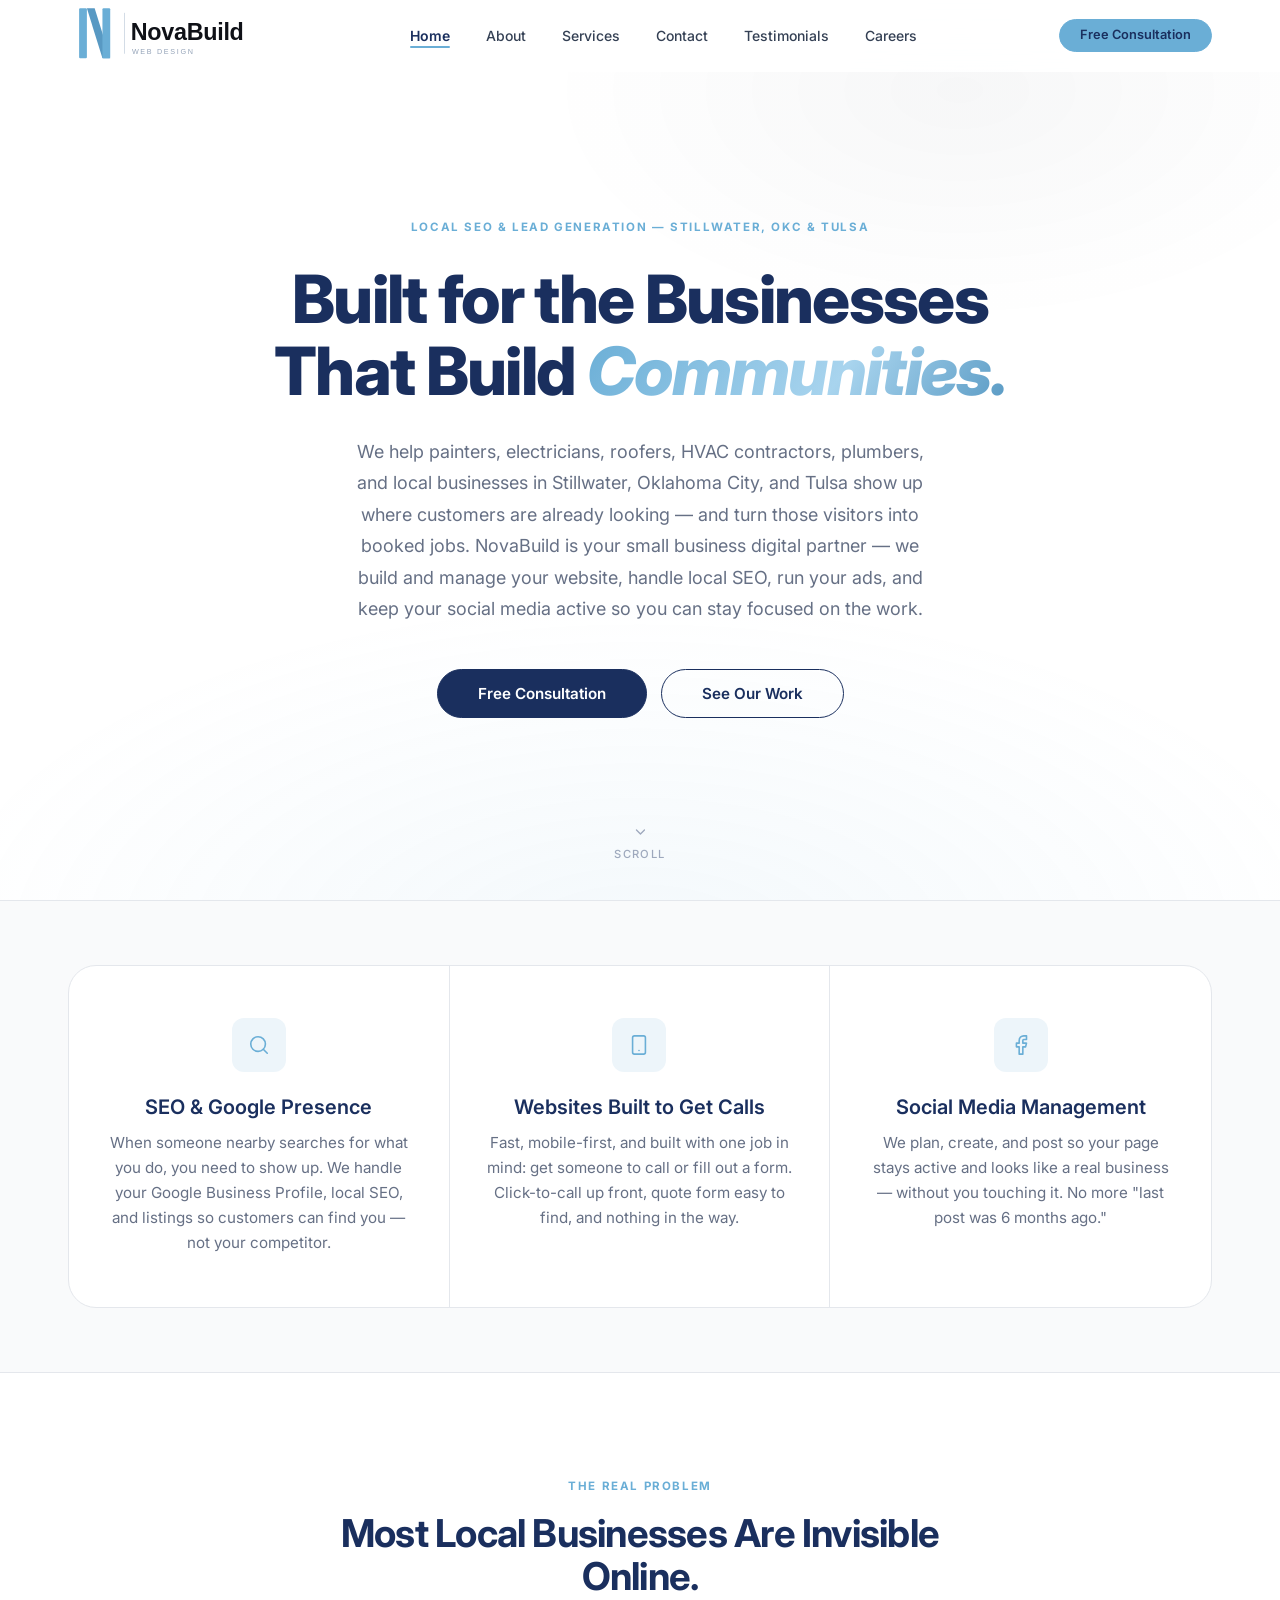
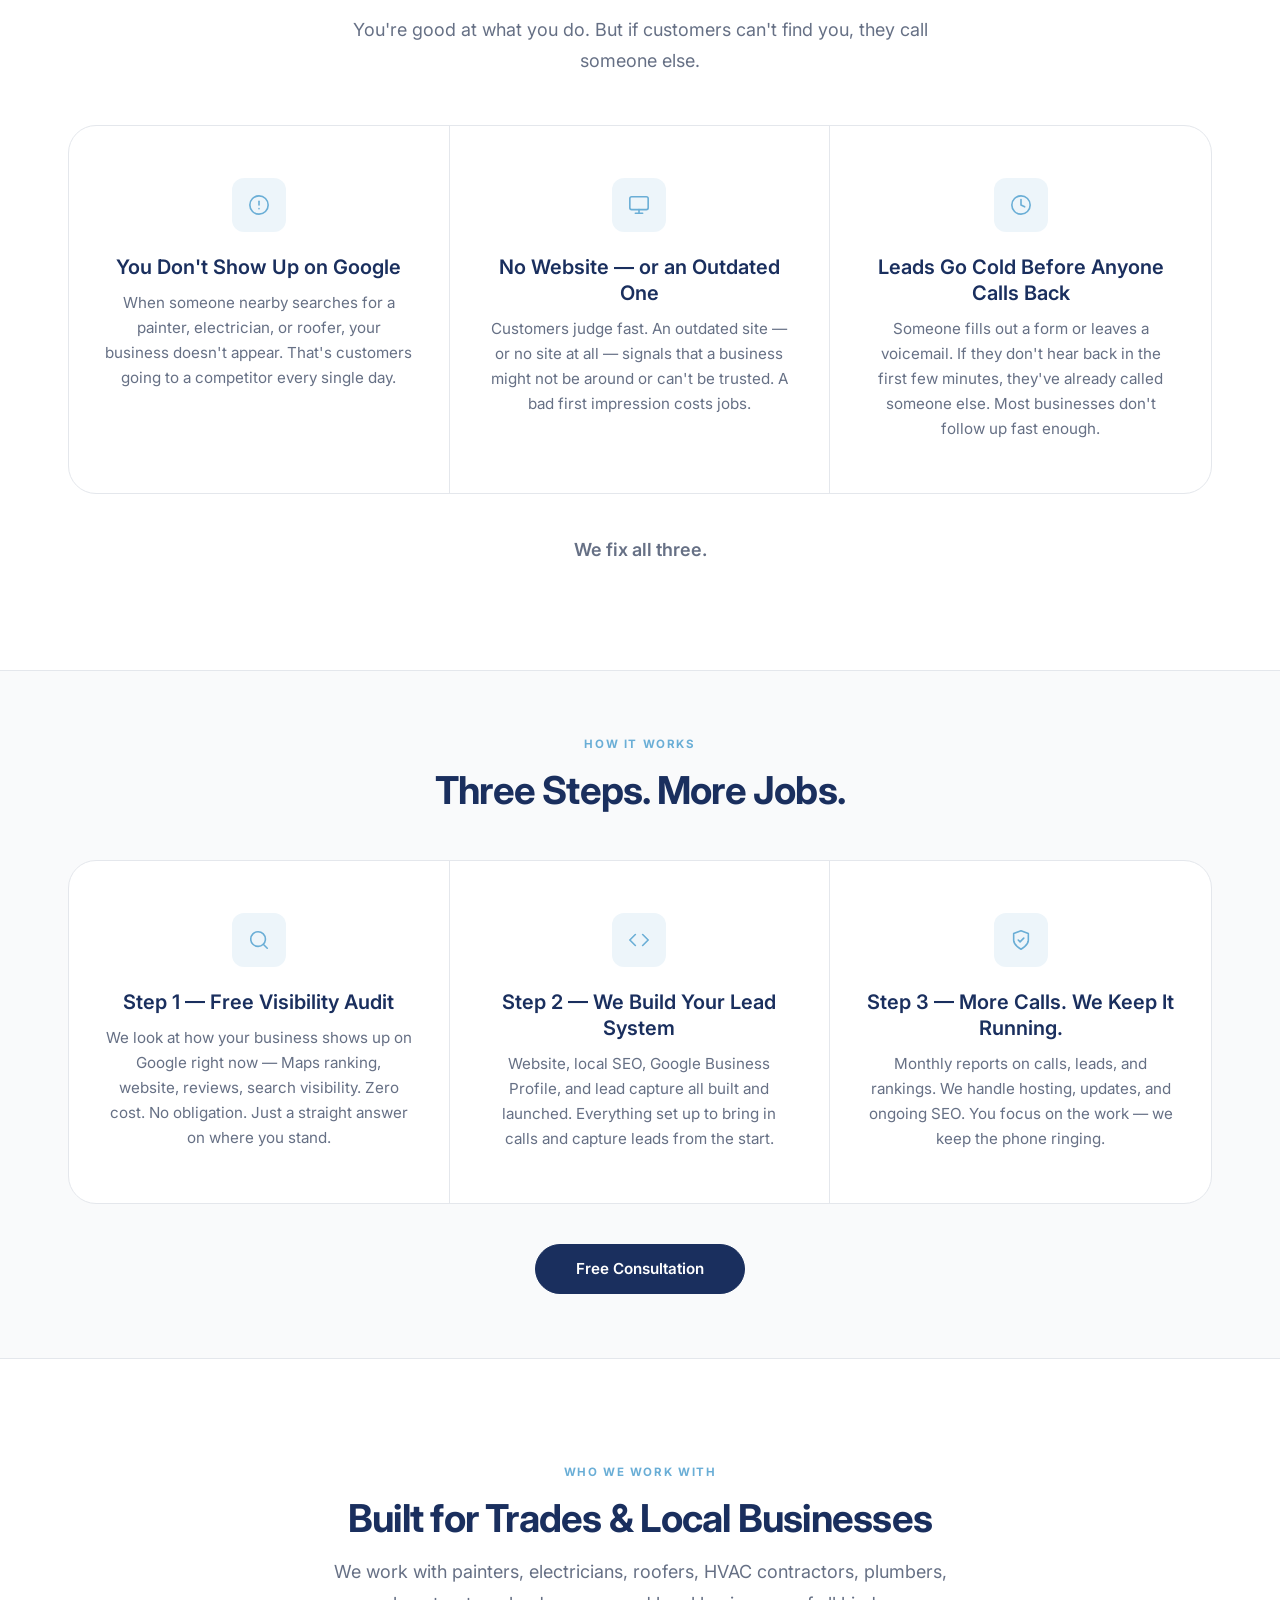
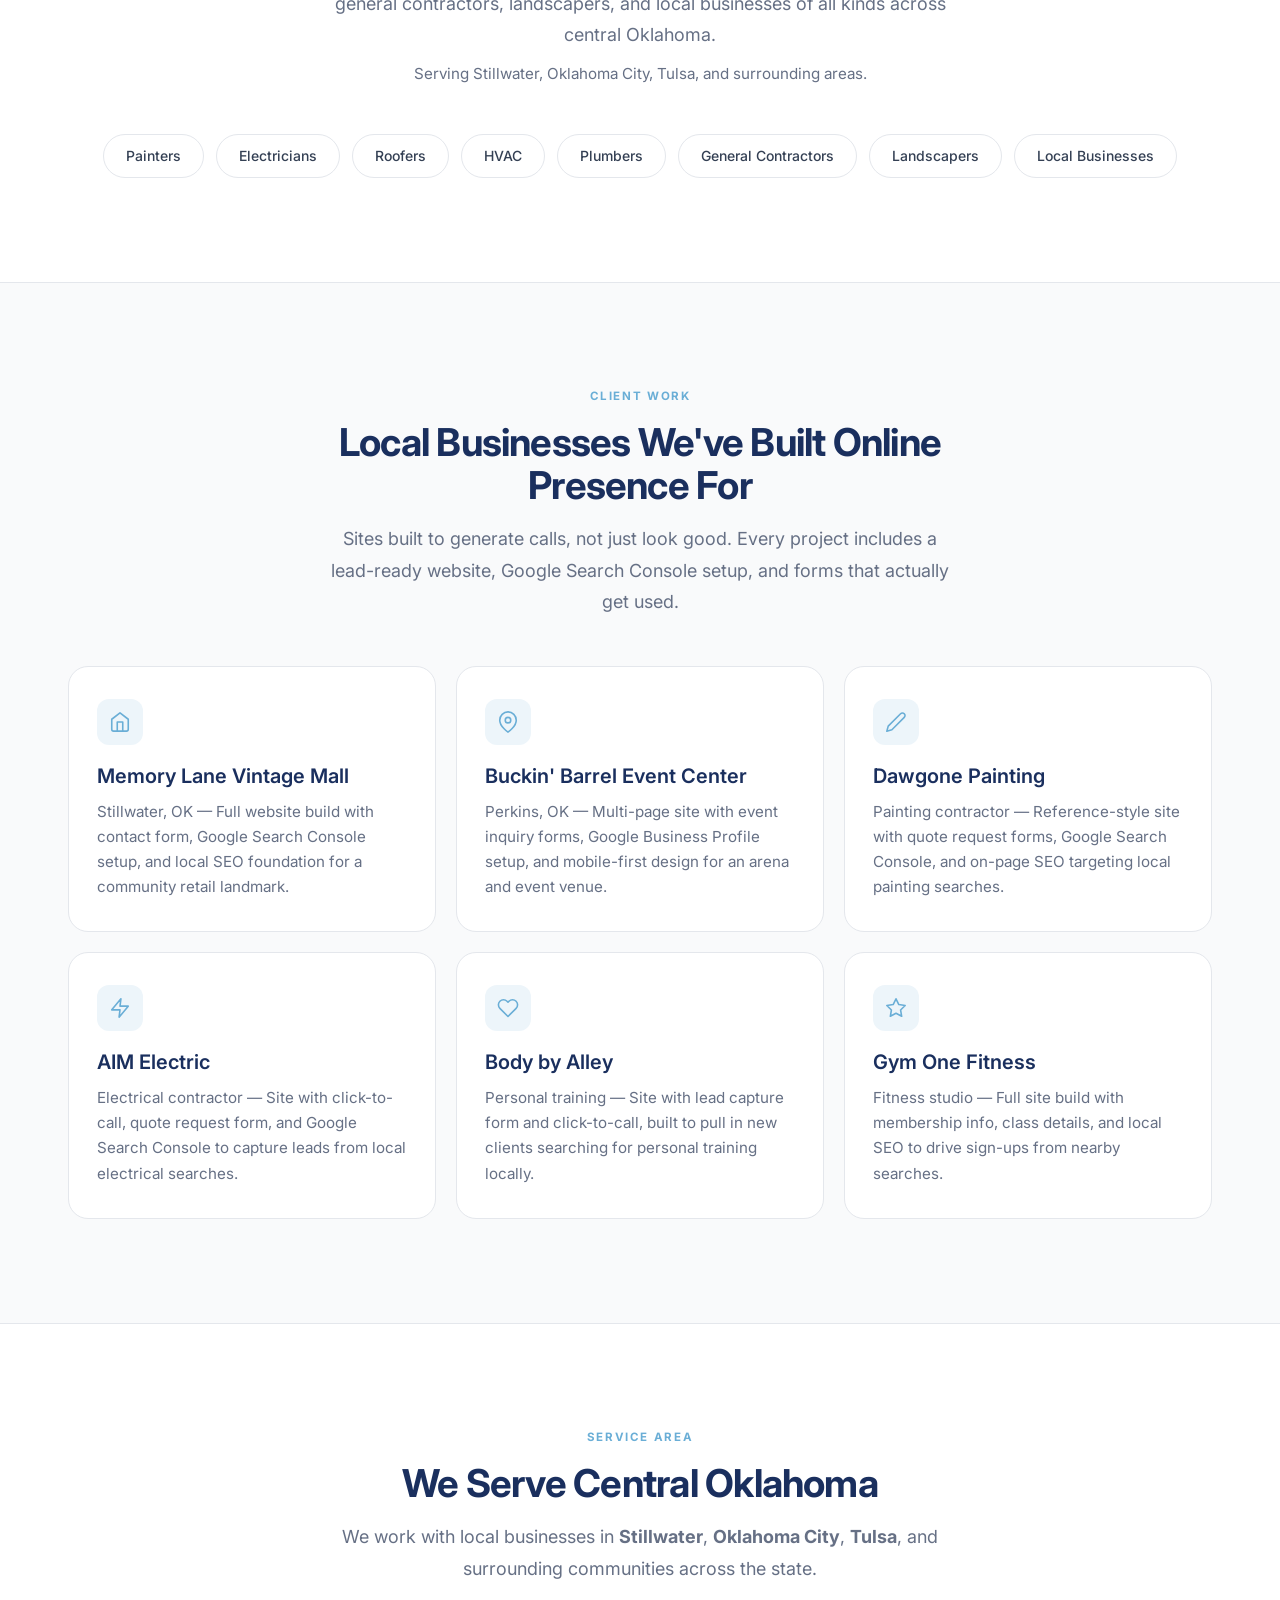
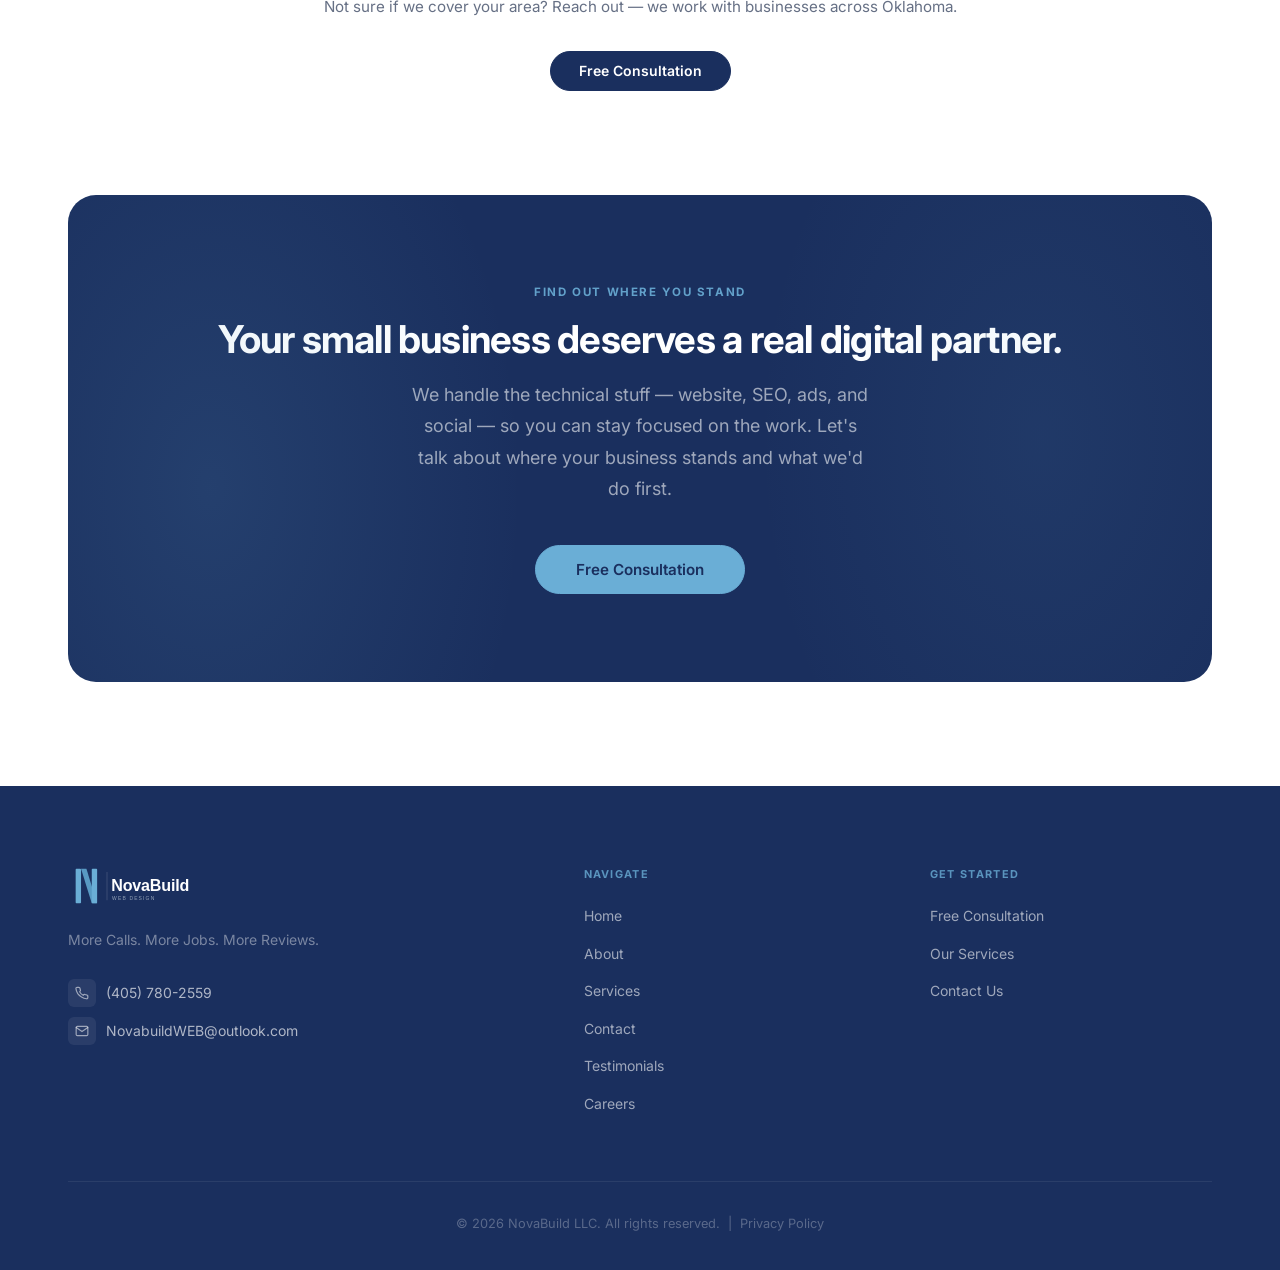
<file: index.html>
<!DOCTYPE html>
<html lang="en">
<head>
  <meta charset="UTF-8">
  <!-- TODO: add Google Search Console verification meta tag here -->
  <meta name="viewport" content="width=device-width, initial-scale=1.0">
  <title>NovaBuild | Local SEO &amp; Web Design | More Calls from Google | Stillwater, OKC &amp; Tulsa</title>
  <meta name="description" content="NovaBuild helps painters, electricians, roofers, HVAC contractors, and local businesses in Stillwater, Oklahoma City, and Tulsa get found on Google, generate more calls, and follow up with every lead.">
  <meta property="og:type" content="website">
  <meta property="og:url" content="https://novabuildweb.com">
  <meta property="og:title" content="NovaBuild | Local SEO &amp; Web Design | More Calls from Google | Stillwater, OKC &amp; Tulsa">
  <meta property="og:description" content="NovaBuild helps painters, electricians, roofers, HVAC contractors, and local businesses in Stillwater, Oklahoma City, and Tulsa get found on Google, generate more calls, and follow up with every lead.">
  <meta name="theme-color" content="#1A2F5E">
  <link rel="icon" type="image/x-icon" href="favicon.ico" />
  <link rel="icon" type="image/png" sizes="32x32" href="favicon-32x32.png" />
  <link rel="icon" type="image/png" sizes="16x16" href="favicon-16x16.png" />
  <link rel="apple-touch-icon" sizes="180x180" href="apple-touch-icon.png" />
  <link rel="manifest" href="site.webmanifest" />
  <link rel="preconnect" href="https://fonts.googleapis.com">
  <link rel="preconnect" href="https://fonts.gstatic.com" crossorigin>
  <link href="https://fonts.googleapis.com/css2?family=Inter:ital,wght@0,300;0,400;0,500;0,600;0,700;0,800;1,400;1,700&display=swap" rel="stylesheet">
  <link rel="stylesheet" href="css/styles.css">
  <script type="application/ld+json">
  {
    "@context": "https://schema.org",
    "@type": "ProfessionalService",
    "name": "NovaBuild",
    "image": "https://novabuildweb.com/NovaBuild_Logo.jpg",
    "url": "https://novabuildweb.com",
    "telephone": "+14057802559",
    "address": {
      "@type": "PostalAddress",
      "addressLocality": "Stillwater",
      "addressRegion": "OK",
      "addressCountry": "US"
    },
    "description": "NovaBuild helps local businesses get found on Google, generate more calls, and follow up with every lead. We serve trades and home service companies — painters, electricians, roofers, HVAC, plumbers, and contractors — as well as local small businesses across central Oklahoma.",
    "areaServed": [
      { "@type": "City", "name": "Stillwater", "containedInPlace": { "@type": "State", "name": "Oklahoma" } },
      { "@type": "City", "name": "Oklahoma City", "containedInPlace": { "@type": "State", "name": "Oklahoma" } },
      { "@type": "City", "name": "Tulsa", "containedInPlace": { "@type": "State", "name": "Oklahoma" } }
    ],
    "makesOffer": [
      { "@type": "Offer", "itemOffered": { "@type": "Service", "name": "Local SEO and Google Business Profile Optimization" } },
      { "@type": "Offer", "itemOffered": { "@type": "Service", "name": "Website Design and Development for Lead Generation" } },
      { "@type": "Offer", "itemOffered": { "@type": "Service", "name": "Lead Capture and Instant Follow-Up" } },
      { "@type": "Offer", "itemOffered": { "@type": "Service", "name": "Digital Marketing: Google and Facebook Ads, Social Media, Review Generation" } },
      { "@type": "Offer", "itemOffered": { "@type": "Service", "name": "Ongoing Website Management, Hosting, and Monthly Reporting" } }
    ],
    "priceRange": "$$"
  }
  </script>
  <!-- Google tag (gtag.js) -->
  <script async src="https://www.googletagmanager.com/gtag/js?id=G-17FGVHYV53"></script>
  <script>
    window.dataLayer = window.dataLayer || [];
    function gtag(){dataLayer.push(arguments);}
    gtag('js', new Date());
    gtag('config', 'G-17FGVHYV53');
  </script>
</head>
<body>

  <!-- ═══ NAVIGATION ═══ -->
  <nav class="nav" id="nav" role="navigation" aria-label="Main navigation">
    <div class="nav-inner">
      <a href="index.html" class="nav-logo"><img src="images/logo.svg" alt="NovaBuild"></a>
      <ul class="nav-links" role="list">
        <li><a href="index.html">Home</a></li>
        <li><a href="about.html">About</a></li>
        <li><a href="services.html">Services</a></li>
        <li><a href="contact.html">Contact</a></li>
        <li><a href="testimonials.html">Testimonials</a></li>
        <li><a href="careers.html">Careers</a></li>
      </ul>
      <div class="nav-right">
        <a href="consultation.html" class="btn btn-gold btn-sm">Free Consultation</a>
        <button class="hamburger" id="hamburger" aria-label="Toggle menu" aria-expanded="false">
          <span></span><span></span><span></span>
        </button>
      </div>
    </div>
  </nav>

  <!-- Mobile Menu -->
  <div class="mobile-menu" id="mobileMenu" role="dialog" aria-label="Mobile navigation">
    <a href="index.html">Home</a>
    <a href="about.html">About</a>
    <a href="services.html">Services</a>
    <a href="contact.html">Contact</a>
    <a href="testimonials.html">Testimonials</a>
    <a href="careers.html">Careers</a>
    <div class="mobile-menu-cta">
      <a href="consultation.html" class="btn btn-gold" style="width:100%;">Free Consultation</a>
    </div>
  </div>

  <main>

    <!-- ═══ HERO ═══ -->
    <section class="hero" aria-label="Hero">
      <div class="hero-bg" aria-hidden="true"></div>
      <div class="container">
        <div class="hero-content">
          <p class="eyebrow fade-up">Local SEO &amp; Lead Generation — Stillwater, OKC &amp; Tulsa</p>
          <h1 class="fade-up delay-1">
            Built for the Businesses<br>
            That Build <em class="hero-em">Communities.</em>
          </h1>
          <p class="body-lg fade-up delay-2">
            We help painters, electricians, roofers, HVAC contractors, plumbers, and local businesses
            in Stillwater, Oklahoma City, and Tulsa show up where customers are already looking —
            and turn those visitors into booked jobs. NovaBuild is your small business digital partner — we build and manage your website, handle local SEO, run your ads, and keep your social media active so you can stay focused on the work.
          </p>
          <div class="hero-cta fade-up delay-3">
            <a href="consultation.html" class="btn btn-primary btn-lg">Free Consultation</a>
            <a href="#work" class="btn btn-outline btn-lg">See Our Work</a>
          </div>
        </div>
      </div>
      <!-- Scroll hint -->
      <div class="hero-scroll-hint" aria-hidden="true">
        <svg width="16" height="16" viewBox="0 0 24 24" fill="none" stroke="currentColor" stroke-width="2" stroke-linecap="round" stroke-linejoin="round">
          <polyline points="6 9 12 15 18 9"/>
        </svg>
        <span>Scroll</span>
      </div>
    </section>

    <!-- ═══ VALUE PROPS ═══ -->
    <section class="section-sm" style="background:var(--gray-50);border-top:1px solid var(--gray-200);border-bottom:1px solid var(--gray-200);">
      <div class="container">
        <div class="value-row">

          <div class="value-item fade-up delay-1">
            <div class="value-icon" aria-hidden="true">
              <svg width="22" height="22" viewBox="0 0 24 24" fill="none" stroke="currentColor" stroke-width="1.75" stroke-linecap="round" stroke-linejoin="round">
                <circle cx="11" cy="11" r="8"/><line x1="21" y1="21" x2="16.65" y2="16.65"/>
              </svg>
            </div>
            <h3>SEO &amp; Google Presence</h3>
            <p class="body-md">When someone nearby searches for what you do, you need to show up. We handle your Google Business Profile, local SEO, and listings so customers can find you — not your competitor.</p>
          </div>

          <div class="value-item fade-up delay-2">
            <div class="value-icon" aria-hidden="true">
              <svg width="22" height="22" viewBox="0 0 24 24" fill="none" stroke="currentColor" stroke-width="1.75" stroke-linecap="round" stroke-linejoin="round">
                <rect x="5" y="2" width="14" height="20" rx="2" ry="2"/><line x1="12" y1="18" x2="12.01" y2="18"/>
              </svg>
            </div>
            <h3>Websites Built to Get Calls</h3>
            <p class="body-md">Fast, mobile-first, and built with one job in mind: get someone to call or fill out a form. Click-to-call up front, quote form easy to find, and nothing in the way.</p>
          </div>

          <div class="value-item fade-up delay-3">
            <div class="value-icon" aria-hidden="true">
              <svg width="22" height="22" viewBox="0 0 24 24" fill="none" stroke="currentColor" stroke-width="1.75" stroke-linecap="round" stroke-linejoin="round">
                <path d="M18 2h-3a5 5 0 0 0-5 5v3H7v4h3v8h4v-8h3l1-4h-4V7a1 1 0 0 1 1-1h3z"/>
              </svg>
            </div>
            <h3>Social Media Management</h3>
            <p class="body-md">We plan, create, and post so your page stays active and looks like a real business — without you touching it. No more "last post was 6 months ago."</p>
          </div>

        </div>
      </div>
    </section>

    <!-- ═══ THE PROBLEM ═══ -->
    <section class="section">
      <div class="container">
        <div class="section-header text-center mb-12">
          <p class="eyebrow mb-4 fade-up">The Real Problem</p>
          <h2 class="fade-up delay-1">Most Local Businesses Are Invisible Online.</h2>
          <p class="body-lg fade-up delay-2" style="margin-top:16px;">
            You're good at what you do. But if customers can't find you, they call someone else.
          </p>
        </div>
        <div class="value-row">

          <div class="value-item fade-up delay-1">
            <div class="value-icon" aria-hidden="true">
              <svg width="22" height="22" viewBox="0 0 24 24" fill="none" stroke="currentColor" stroke-width="1.75" stroke-linecap="round" stroke-linejoin="round">
                <circle cx="12" cy="12" r="10"/><line x1="12" y1="8" x2="12" y2="12"/><line x1="12" y1="16" x2="12.01" y2="16"/>
              </svg>
            </div>
            <h3>You Don't Show Up on Google</h3>
            <p class="body-md">When someone nearby searches for a painter, electrician, or roofer, your business doesn't appear. That's customers going to a competitor every single day.</p>
          </div>

          <div class="value-item fade-up delay-2">
            <div class="value-icon" aria-hidden="true">
              <svg width="22" height="22" viewBox="0 0 24 24" fill="none" stroke="currentColor" stroke-width="1.75" stroke-linecap="round" stroke-linejoin="round">
                <rect x="2" y="3" width="20" height="14" rx="2" ry="2"/><line x1="8" y1="21" x2="16" y2="21"/><line x1="12" y1="17" x2="12" y2="21"/>
              </svg>
            </div>
            <h3>No Website — or an Outdated One</h3>
            <p class="body-md">Customers judge fast. An outdated site — or no site at all — signals that a business might not be around or can't be trusted. A bad first impression costs jobs.</p>
          </div>

          <div class="value-item fade-up delay-3">
            <div class="value-icon" aria-hidden="true">
              <svg width="22" height="22" viewBox="0 0 24 24" fill="none" stroke="currentColor" stroke-width="1.75" stroke-linecap="round" stroke-linejoin="round">
                <circle cx="12" cy="12" r="10"/><polyline points="12 6 12 12 16 14"/>
              </svg>
            </div>
            <h3>Leads Go Cold Before Anyone Calls Back</h3>
            <p class="body-md">Someone fills out a form or leaves a voicemail. If they don't hear back in the first few minutes, they've already called someone else. Most businesses don't follow up fast enough.</p>
          </div>

        </div>
        <p class="body-lg fade-up" style="text-align:center;margin-top:40px;font-weight:600;">We fix all three.</p>
      </div>
    </section>

    <!-- ═══ HOW IT WORKS ═══ -->
    <section class="section-sm" style="background:var(--gray-50);border-top:1px solid var(--gray-200);border-bottom:1px solid var(--gray-200);">
      <div class="container">
        <div class="section-header text-center mb-12">
          <p class="eyebrow mb-4 fade-up">How It Works</p>
          <h2 class="fade-up delay-1">Three Steps. More Jobs.</h2>
        </div>
        <div class="value-row">

          <div class="value-item fade-up delay-1">
            <div class="value-icon" aria-hidden="true">
              <svg width="22" height="22" viewBox="0 0 24 24" fill="none" stroke="currentColor" stroke-width="1.75" stroke-linecap="round" stroke-linejoin="round">
                <circle cx="11" cy="11" r="8"/><line x1="21" y1="21" x2="16.65" y2="16.65"/>
              </svg>
            </div>
            <h3>Step 1 — Free Visibility Audit</h3>
            <p class="body-md">We look at how your business shows up on Google right now — Maps ranking, website, reviews, search visibility. Zero cost. No obligation. Just a straight answer on where you stand.</p>
          </div>

          <div class="value-item fade-up delay-2">
            <div class="value-icon" aria-hidden="true">
              <svg width="22" height="22" viewBox="0 0 24 24" fill="none" stroke="currentColor" stroke-width="1.75" stroke-linecap="round" stroke-linejoin="round">
                <polyline points="16 18 22 12 16 6"/><polyline points="8 6 2 12 8 18"/>
              </svg>
            </div>
            <h3>Step 2 — We Build Your Lead System</h3>
            <p class="body-md">Website, local SEO, Google Business Profile, and lead capture all built and launched. Everything set up to bring in calls and capture leads from the start.</p>
          </div>

          <div class="value-item fade-up delay-3">
            <div class="value-icon" aria-hidden="true">
              <svg width="22" height="22" viewBox="0 0 24 24" fill="none" stroke="currentColor" stroke-width="1.75" stroke-linecap="round" stroke-linejoin="round">
                <path d="M12 22s8-4 8-10V5l-8-3-8 3v7c0 6 8 10 8 10z"/>
                <polyline points="9 12 11 14 15 10"/>
              </svg>
            </div>
            <h3>Step 3 — More Calls. We Keep It Running.</h3>
            <p class="body-md">Monthly reports on calls, leads, and rankings. We handle hosting, updates, and ongoing SEO. You focus on the work — we keep the phone ringing.</p>
          </div>

        </div>
        <div style="text-align:center;margin-top:40px;" class="fade-up">
          <a href="consultation.html" class="btn btn-primary btn-lg">Free Consultation</a>
        </div>
      </div>
    </section>

    <!-- ═══ WHO WE SERVE ═══ -->
    <section class="section">
      <div class="container">
        <div class="section-header text-center mb-12">
          <p class="eyebrow mb-4 fade-up">Who We Work With</p>
          <h2 class="fade-up delay-1">Built for Trades &amp; Local Businesses</h2>
          <p class="body-lg fade-up delay-2" style="margin-top:16px;">
            We work with painters, electricians, roofers, HVAC contractors, plumbers, general contractors,
            landscapers, and local businesses of all kinds across central Oklahoma.
          </p>
          <p class="body-md fade-up delay-3" style="margin-top:10px;">Serving Stillwater, Oklahoma City, Tulsa, and surrounding areas.</p>
        </div>
        <div class="industry-tags fade-up delay-3">
          <span class="industry-tag">Painters</span>
          <span class="industry-tag">Electricians</span>
          <span class="industry-tag">Roofers</span>
          <span class="industry-tag">HVAC</span>
          <span class="industry-tag">Plumbers</span>
          <span class="industry-tag">General Contractors</span>
          <span class="industry-tag">Landscapers</span>
          <span class="industry-tag">Local Businesses</span>
        </div>
      </div>
    </section>

    <!-- ═══ OUR WORK ═══ -->
    <section class="section" id="work" style="background:var(--gray-50);border-top:1px solid var(--gray-200);border-bottom:1px solid var(--gray-200);">
      <div class="container">
        <div class="section-header text-center mb-12">
          <p class="eyebrow mb-4 fade-up">Client Work</p>
          <h2 class="fade-up delay-1">Local Businesses We've Built Online Presence For</h2>
          <p class="body-lg fade-up delay-2" style="margin-top:16px;">
            Sites built to generate calls, not just look good. Every project includes a lead-ready website,
            Google Search Console setup, and forms that actually get used.
          </p>
        </div>

        <div class="value-cards">

          <div class="value-card fade-up delay-1">
            <div class="value-card-icon" aria-hidden="true">
              <svg width="22" height="22" viewBox="0 0 24 24" fill="none" stroke="currentColor" stroke-width="1.75" stroke-linecap="round" stroke-linejoin="round">
                <path d="M3 9l9-7 9 7v11a2 2 0 0 1-2 2H5a2 2 0 0 1-2-2z"/><polyline points="9 22 9 12 15 12 15 22"/>
              </svg>
            </div>
            <h3>Memory Lane Vintage Mall</h3>
            <p class="body-md">
              Stillwater, OK — Full website build with contact form, Google Search Console setup, and local SEO foundation for a community retail landmark.
            </p>
            <!-- TODO: add real result or testimonial from Memory Lane Vintage Mall -->
          </div>

          <div class="value-card fade-up delay-2">
            <div class="value-card-icon" aria-hidden="true">
              <svg width="22" height="22" viewBox="0 0 24 24" fill="none" stroke="currentColor" stroke-width="1.75" stroke-linecap="round" stroke-linejoin="round">
                <path d="M21 10c0 7-9 13-9 13s-9-6-9-13a9 9 0 0 1 18 0z"/><circle cx="12" cy="10" r="3"/>
              </svg>
            </div>
            <h3>Buckin' Barrel Event Center</h3>
            <p class="body-md">
              Perkins, OK — Multi-page site with event inquiry forms, Google Business Profile setup, and mobile-first design for an arena and event venue.
            </p>
            <!-- TODO: add real result or testimonial from Buckin' Barrel Event Center -->
          </div>

          <div class="value-card fade-up delay-3">
            <div class="value-card-icon" aria-hidden="true">
              <svg width="22" height="22" viewBox="0 0 24 24" fill="none" stroke="currentColor" stroke-width="1.75" stroke-linecap="round" stroke-linejoin="round">
                <path d="M17 3a2.828 2.828 0 1 1 4 4L7.5 20.5 2 22l1.5-5.5L17 3z"/>
              </svg>
            </div>
            <h3>Dawgone Painting</h3>
            <p class="body-md">
              Painting contractor — Reference-style site with quote request forms, Google Search Console, and on-page SEO targeting local painting searches.
            </p>
            <!-- TODO: add real result or testimonial from Dawgone Painting -->
          </div>

          <div class="value-card fade-up delay-1">
            <div class="value-card-icon" aria-hidden="true">
              <svg width="22" height="22" viewBox="0 0 24 24" fill="none" stroke="currentColor" stroke-width="1.75" stroke-linecap="round" stroke-linejoin="round">
                <polygon points="13 2 3 14 12 14 11 22 21 10 12 10 13 2"/>
              </svg>
            </div>
            <h3>AIM Electric</h3>
            <p class="body-md">
              Electrical contractor — Site with click-to-call, quote request form, and Google Search Console to capture leads from local electrical searches.
            </p>
            <!-- TODO: add real result or testimonial from AIM Electric -->
          </div>

          <div class="value-card fade-up delay-2">
            <div class="value-card-icon" aria-hidden="true">
              <svg width="22" height="22" viewBox="0 0 24 24" fill="none" stroke="currentColor" stroke-width="1.75" stroke-linecap="round" stroke-linejoin="round">
                <path d="M20.84 4.61a5.5 5.5 0 0 0-7.78 0L12 5.67l-1.06-1.06a5.5 5.5 0 0 0-7.78 7.78l1.06 1.06L12 21.23l7.78-7.78 1.06-1.06a5.5 5.5 0 0 0 0-7.78z"/>
              </svg>
            </div>
            <h3>Body by Alley</h3>
            <p class="body-md">
              Personal training — Site with lead capture form and click-to-call, built to pull in new clients searching for personal training locally.
            </p>
            <!-- TODO: add real result or testimonial from Body by Alley -->
          </div>

          <div class="value-card fade-up delay-3">
            <div class="value-card-icon" aria-hidden="true">
              <svg width="22" height="22" viewBox="0 0 24 24" fill="none" stroke="currentColor" stroke-width="1.75" stroke-linecap="round" stroke-linejoin="round">
                <polygon points="12 2 15.09 8.26 22 9.27 17 14.14 18.18 21.02 12 17.77 5.82 21.02 7 14.14 2 9.27 8.91 8.26 12 2"/>
              </svg>
            </div>
            <h3>Gym One Fitness</h3>
            <p class="body-md">
              Fitness studio — Full site build with membership info, class details, and local SEO to drive sign-ups from nearby searches.
            </p>
            <!-- TODO: add real result or testimonial from Gym One Fitness -->
          </div>

        </div>
      </div>
    </section>

    <!-- ═══ SERVICE AREA ═══ -->
    <section class="section">
      <div class="container">
        <div class="section-header text-center">
          <p class="eyebrow mb-4 fade-up">Service Area</p>
          <h2 class="fade-up delay-1">We Serve Central Oklahoma</h2>
          <p class="body-lg fade-up delay-2" style="margin-top:16px;">
            We work with local businesses in <strong>Stillwater</strong>, <strong>Oklahoma City</strong>,
            <strong>Tulsa</strong>, and surrounding communities across the state.
          </p>
          <p class="body-md fade-up delay-3" style="margin-top:10px;">
            Not sure if we cover your area? Reach out — we work with businesses across Oklahoma.
          </p>
          <div style="margin-top:32px;" class="fade-up">
            <a href="consultation.html" class="btn btn-primary">Free Consultation</a>
          </div>
        </div>
      </div>
    </section>

    <!-- ═══ CTA BANNER ═══ -->
    <section class="section" style="padding-top:0;">
      <div class="container">
        <div class="cta-banner fade-up">
          <p class="eyebrow">Find Out Where You Stand</p>
          <h2>Your small business deserves a real digital partner.</h2>
          <p class="body-lg">
            We handle the technical stuff — website, SEO, ads, and social — so you can stay focused on the work. Let's talk about where your business stands and what we'd do first.
          </p>
          <a href="consultation.html" class="btn btn-gold btn-lg">Free Consultation</a>
        </div>
      </div>
    </section>

  </main>

  <!-- ═══ FOOTER ═══ -->
  <footer class="footer" role="contentinfo">
    <div class="container">
      <div class="footer-grid">
        <div class="footer-brand">
          <a href="#top" class="footer-logo"><img src="images/logo-dark.svg" alt="NovaBuild"></a>
          <p class="footer-tagline">More Calls. More Jobs. More Reviews.</p>
          <div class="footer-contact-item">
            <span class="footer-contact-icon" aria-hidden="true">
              <svg width="14" height="14" viewBox="0 0 24 24" fill="none" stroke="currentColor" stroke-width="2" stroke-linecap="round" stroke-linejoin="round"><path d="M22 16.92v3a2 2 0 0 1-2.18 2 19.79 19.79 0 0 1-8.63-3.07A19.5 19.5 0 0 1 4.69 13 19.79 19.79 0 0 1 1.61 4.45 2 2 0 0 1 3.6 2.25h3a2 2 0 0 1 2 1.72c.127.96.361 1.903.7 2.81a2 2 0 0 1-.45 2.11L7.91 9.91a16 16 0 0 0 6.06 6.06l.92-.92a2 2 0 0 1 2.11-.45c.907.339 1.85.573 2.81.7A2 2 0 0 1 21.75 17.5z"/></svg>
            </span>
            <a href="tel:4057802559">(405) 780-2559</a>
          </div>
          <div class="footer-contact-item">
            <span class="footer-contact-icon" aria-hidden="true">
              <svg width="14" height="14" viewBox="0 0 24 24" fill="none" stroke="currentColor" stroke-width="2" stroke-linecap="round" stroke-linejoin="round"><path d="M4 4h16c1.1 0 2 .9 2 2v12c0 1.1-.9 2-2 2H4c-1.1 0-2-.9-2-2V6c0-1.1.9-2 2-2z"/><polyline points="22,6 12,13 2,6"/></svg>
            </span>
            <a href="mailto:NovabuildWEB@outlook.com">NovabuildWEB@outlook.com</a>
          </div>
        </div>

        <div>
          <p class="footer-heading">Navigate</p>
          <ul class="footer-links">
            <li><a href="index.html">Home</a></li>
            <li><a href="about.html">About</a></li>
            <li><a href="services.html">Services</a></li>
            <li><a href="contact.html">Contact</a></li>
            <li><a href="testimonials.html">Testimonials</a></li>
            <li><a href="careers.html">Careers</a></li>
          </ul>
        </div>

        <div>
          <p class="footer-heading">Get Started</p>
          <ul class="footer-links">
            <li><a href="consultation.html">Free Consultation</a></li>
            <li><a href="services.html">Our Services</a></li>
            <li><a href="contact.html">Contact Us</a></li>
          </ul>
        </div>
      </div>

      <div class="footer-bottom">
        <p>&copy; 2026 NovaBuild LLC. All rights reserved. &nbsp;|&nbsp; <a href="privacy.html">Privacy Policy</a></p>
      </div>
    </div>
  </footer>

  <script src="js/main.js"></script>
</body>
</html>
</file>
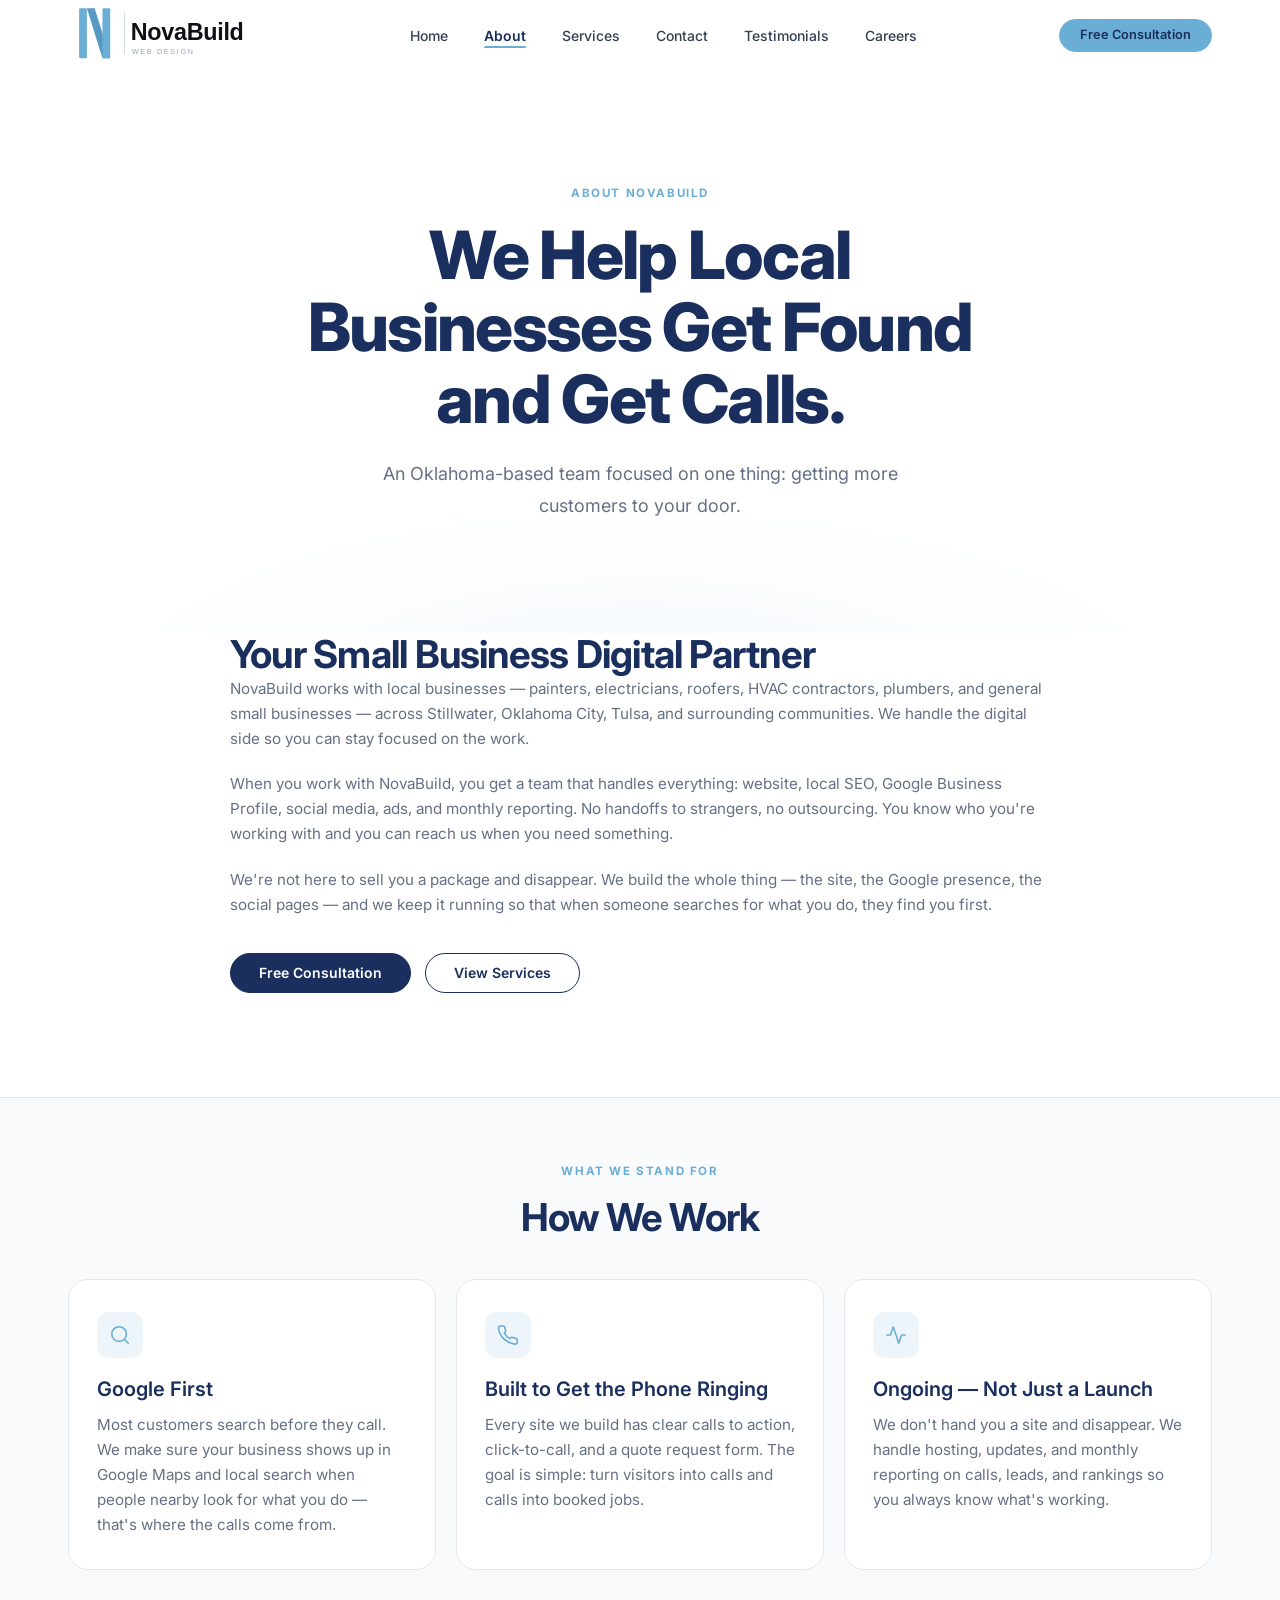
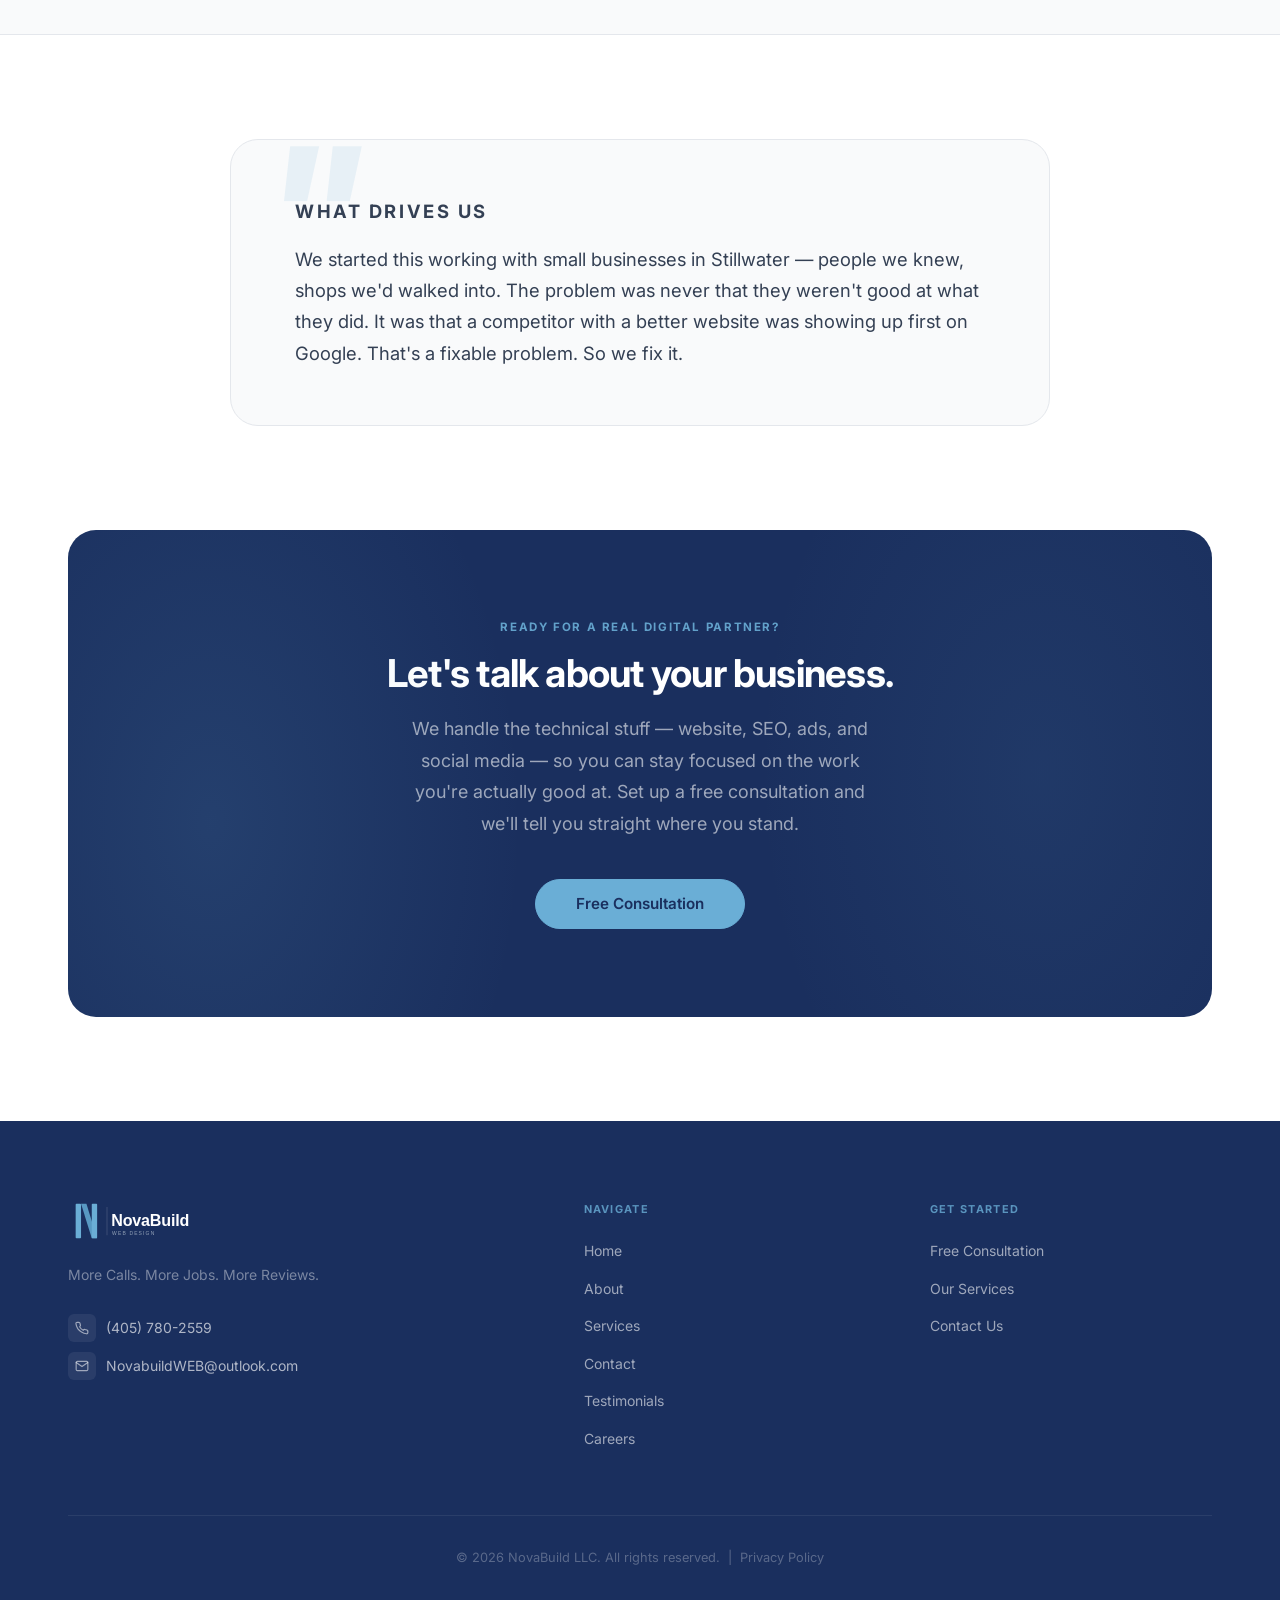
<file: about.html>
<!DOCTYPE html>
<html lang="en">
<head>
  <meta charset="UTF-8">
  <!-- TODO: add Google Search Console verification meta tag here -->
  <meta name="viewport" content="width=device-width, initial-scale=1.0">
  <title>NovaBuild | About | Local SEO &amp; Web Design for Trades in Stillwater, OKC &amp; Tulsa</title>
  <meta name="description" content="NovaBuild is an Oklahoma-based team helping trades and local businesses get more calls from Google. We handle local SEO, websites, and lead follow-up for businesses in Stillwater, Oklahoma City, and Tulsa.">
  <meta property="og:type" content="website">
  <meta property="og:url" content="https://novabuildweb.com/about">
  <meta property="og:title" content="NovaBuild | About | Local SEO &amp; Web Design for Trades in Stillwater, OKC &amp; Tulsa">
  <meta property="og:description" content="NovaBuild is an Oklahoma-based team helping trades and local businesses get more calls from Google. We handle local SEO, websites, and lead follow-up for businesses in Stillwater, Oklahoma City, and Tulsa.">
  <link rel="preconnect" href="https://fonts.googleapis.com">
  <link rel="preconnect" href="https://fonts.gstatic.com" crossorigin>
  <link href="https://fonts.googleapis.com/css2?family=Inter:ital,wght@0,300;0,400;0,500;0,600;0,700;0,800;1,400;1,700&display=swap" rel="stylesheet">
  <link rel="stylesheet" href="css/styles.css">
  <!-- Google tag (gtag.js) -->
  <script async src="https://www.googletagmanager.com/gtag/js?id=G-17FGVHYV53"></script>
  <script>
    window.dataLayer = window.dataLayer || [];
    function gtag(){dataLayer.push(arguments);}
    gtag('js', new Date());
    gtag('config', 'G-17FGVHYV53');
  </script>
</head>
<body>

  <!-- ═══ NAVIGATION ═══ -->
  <nav class="nav" id="nav">
    <div class="nav-inner">
      <a href="index.html" class="nav-logo"><img src="images/logo.svg" alt="NovaBuild"></a>
      <ul class="nav-links">
        <li><a href="index.html">Home</a></li>
        <li><a href="about.html">About</a></li>
        <li><a href="services.html">Services</a></li>
        <li><a href="contact.html">Contact</a></li>
        <li><a href="testimonials.html">Testimonials</a></li>
        <li><a href="careers.html">Careers</a></li>
      </ul>
      <div class="nav-right">
        <a href="consultation.html" class="btn btn-gold btn-sm">Free Consultation</a>
        <button class="hamburger" id="hamburger" aria-label="Toggle menu" aria-expanded="false">
          <span></span><span></span><span></span>
        </button>
      </div>
    </div>
  </nav>

  <div class="mobile-menu" id="mobileMenu">
    <a href="index.html">Home</a>
    <a href="about.html">About</a>
    <a href="services.html">Services</a>
    <a href="contact.html">Contact</a>
    <a href="testimonials.html">Testimonials</a>
    <a href="careers.html">Careers</a>
    <div class="mobile-menu-cta">
      <a href="consultation.html" class="btn btn-gold" style="width:100%;">Free Consultation</a>
    </div>
  </div>

  <main>

    <!-- ═══ PAGE HERO ═══ -->
    <div class="page-hero">
      <p class="eyebrow fade-up">About NovaBuild</p>
      <h1 class="fade-up delay-1">We Help Local Businesses Get Found and Get Calls.</h1>
      <p class="body-lg fade-up delay-2">
        An Oklahoma-based team focused on one thing: getting more customers to your door.
      </p>
    </div>

    <!-- ═══ ABOUT SECTION ═══ -->
    <section class="section" style="padding-top:0;">
      <div class="container">
        <div style="max-width:820px;margin:0 auto;">
          <div class="about-content fade-up delay-1">
            <h2>Your Small Business Digital Partner</h2>
            <p class="body-md">
              NovaBuild works with local businesses — painters, electricians, roofers, HVAC contractors,
              plumbers, and general small businesses — across Stillwater, Oklahoma City, Tulsa, and
              surrounding communities. We handle the digital side so you can stay focused on the work.
            </p>
            <p class="body-md">
              When you work with NovaBuild, you get a team that handles everything: website, local SEO,
              Google Business Profile, social media, ads, and monthly reporting. No handoffs to strangers, no
              outsourcing. You know who you're working with and you can reach us when you need something.
            </p>
            <p class="body-md">
              We're not here to sell you a package and disappear. We build the whole thing — the site, the
              Google presence, the social pages — and we keep it running so that when someone searches for
              what you do, they find you first.
            </p>
            <div style="margin-top:36px;display:flex;gap:14px;flex-wrap:wrap;">
              <a href="consultation.html" class="btn btn-primary">Free Consultation</a>
              <a href="services.html" class="btn btn-outline">View Services</a>
            </div>
          </div>
        </div>
      </div>
    </section>

    <!-- ═══ VALUE CARDS ═══ -->
    <section class="section-sm" style="background:var(--gray-50);border-top:1px solid var(--gray-200);border-bottom:1px solid var(--gray-200);">
      <div class="container">
        <div class="section-header text-center mb-10">
          <p class="eyebrow mb-4 fade-up">What We Stand For</p>
          <h2 class="fade-up delay-1">How We Work</h2>
        </div>
        <div class="value-cards">

          <div class="value-card fade-up delay-1">
            <div class="value-card-icon" aria-hidden="true">
              <svg width="22" height="22" viewBox="0 0 24 24" fill="none" stroke="currentColor" stroke-width="1.75" stroke-linecap="round" stroke-linejoin="round">
                <circle cx="11" cy="11" r="8"/><line x1="21" y1="21" x2="16.65" y2="16.65"/>
              </svg>
            </div>
            <h3>Google First</h3>
            <p class="body-md">
              Most customers search before they call. We make sure your business shows up in Google Maps
              and local search when people nearby look for what you do — that's where the calls come from.
            </p>
          </div>

          <div class="value-card fade-up delay-2">
            <div class="value-card-icon" aria-hidden="true">
              <svg width="22" height="22" viewBox="0 0 24 24" fill="none" stroke="currentColor" stroke-width="1.75" stroke-linecap="round" stroke-linejoin="round">
                <path d="M22 16.92v3a2 2 0 0 1-2.18 2 19.79 19.79 0 0 1-8.63-3.07A19.5 19.5 0 0 1 4.69 13 19.79 19.79 0 0 1 1.61 4.45 2 2 0 0 1 3.6 2.25h3a2 2 0 0 1 2 1.72c.127.96.361 1.903.7 2.81a2 2 0 0 1-.45 2.11L7.91 9.91a16 16 0 0 0 6.06 6.06l.92-.92a2 2 0 0 1 2.11-.45c.907.339 1.85.573 2.81.7A2 2 0 0 1 21.75 17.5z"/>
              </svg>
            </div>
            <h3>Built to Get the Phone Ringing</h3>
            <p class="body-md">
              Every site we build has clear calls to action, click-to-call, and a quote request form.
              The goal is simple: turn visitors into calls and calls into booked jobs.
            </p>
          </div>

          <div class="value-card fade-up delay-3">
            <div class="value-card-icon" aria-hidden="true">
              <svg width="22" height="22" viewBox="0 0 24 24" fill="none" stroke="currentColor" stroke-width="1.75" stroke-linecap="round" stroke-linejoin="round">
                <polyline points="22 12 18 12 15 21 9 3 6 12 2 12"/>
              </svg>
            </div>
            <h3>Ongoing — Not Just a Launch</h3>
            <p class="body-md">
              We don't hand you a site and disappear. We handle hosting, updates, and monthly reporting
              on calls, leads, and rankings so you always know what's working.
            </p>
          </div>

        </div>
      </div>
    </section>

    <!-- ═══ WHAT DRIVES US ═══ -->
    <section class="section">
      <div class="container">
        <div class="drives-block fade-up" style="max-width:820px;margin:0 auto;">
          <p class="eyebrow mb-4">What Drives Us</p>
          <p class="body-md">
            We started this working with small businesses in Stillwater — people we knew, shops we'd walked into.
            The problem was never that they weren't good at what they did. It was that a competitor with a better
            website was showing up first on Google. That's a fixable problem. So we fix it.
          </p>
        </div>
      </div>
    </section>

    <!-- ═══ CTA BANNER ═══ -->
    <section class="section" style="padding-top:0;">
      <div class="container">
        <div class="cta-banner fade-up">
          <p class="eyebrow">Ready for a Real Digital Partner?</p>
          <h2>Let's talk about your business.</h2>
          <p class="body-lg">
            We handle the technical stuff — website, SEO, ads, and social media — so you can stay focused on the work you're actually good at. Set up a free consultation and we'll tell you straight where you stand.
          </p>
          <a href="consultation.html" class="btn btn-gold btn-lg">Free Consultation</a>
        </div>
      </div>
    </section>

  </main>

  <!-- ═══ FOOTER ═══ -->
  <footer class="footer">
    <div class="container">
      <div class="footer-grid">
        <div class="footer-brand">
          <a href="#top" class="footer-logo"><img src="images/logo-dark.svg" alt="NovaBuild"></a>
          <p class="footer-tagline">More Calls. More Jobs. More Reviews.</p>
          <div class="footer-contact-item">
            <span class="footer-contact-icon">
              <svg width="14" height="14" viewBox="0 0 24 24" fill="none" stroke="currentColor" stroke-width="2" stroke-linecap="round" stroke-linejoin="round"><path d="M22 16.92v3a2 2 0 0 1-2.18 2 19.79 19.79 0 0 1-8.63-3.07A19.5 19.5 0 0 1 4.69 13 19.79 19.79 0 0 1 1.61 4.45 2 2 0 0 1 3.6 2.25h3a2 2 0 0 1 2 1.72c.127.96.361 1.903.7 2.81a2 2 0 0 1-.45 2.11L7.91 9.91a16 16 0 0 0 6.06 6.06l.92-.92a2 2 0 0 1 2.11-.45c.907.339 1.85.573 2.81.7A2 2 0 0 1 21.75 17.5z"/></svg>
            </span>
            <a href="tel:4057802559">(405) 780-2559</a>
          </div>
          <div class="footer-contact-item">
            <span class="footer-contact-icon">
              <svg width="14" height="14" viewBox="0 0 24 24" fill="none" stroke="currentColor" stroke-width="2" stroke-linecap="round" stroke-linejoin="round"><path d="M4 4h16c1.1 0 2 .9 2 2v12c0 1.1-.9 2-2 2H4c-1.1 0-2-.9-2-2V6c0-1.1.9-2 2-2z"/><polyline points="22,6 12,13 2,6"/></svg>
            </span>
            <a href="mailto:NovabuildWEB@outlook.com">NovabuildWEB@outlook.com</a>
          </div>
        </div>
        <div>
          <p class="footer-heading">Navigate</p>
          <ul class="footer-links">
            <li><a href="index.html">Home</a></li>
            <li><a href="about.html">About</a></li>
            <li><a href="services.html">Services</a></li>
            <li><a href="contact.html">Contact</a></li>
            <li><a href="testimonials.html">Testimonials</a></li>
            <li><a href="careers.html">Careers</a></li>
          </ul>
        </div>
        <div>
          <p class="footer-heading">Get Started</p>
          <ul class="footer-links">
            <li><a href="consultation.html">Free Consultation</a></li>
            <li><a href="services.html">Our Services</a></li>
            <li><a href="contact.html">Contact Us</a></li>
          </ul>
        </div>
      </div>
      <div class="footer-bottom">
        <p>&copy; 2026 NovaBuild LLC. All rights reserved. &nbsp;|&nbsp; <a href="privacy.html">Privacy Policy</a></p>
      </div>
    </div>
  </footer>

  <script src="js/main.js"></script>
</body>
</html>
</file>
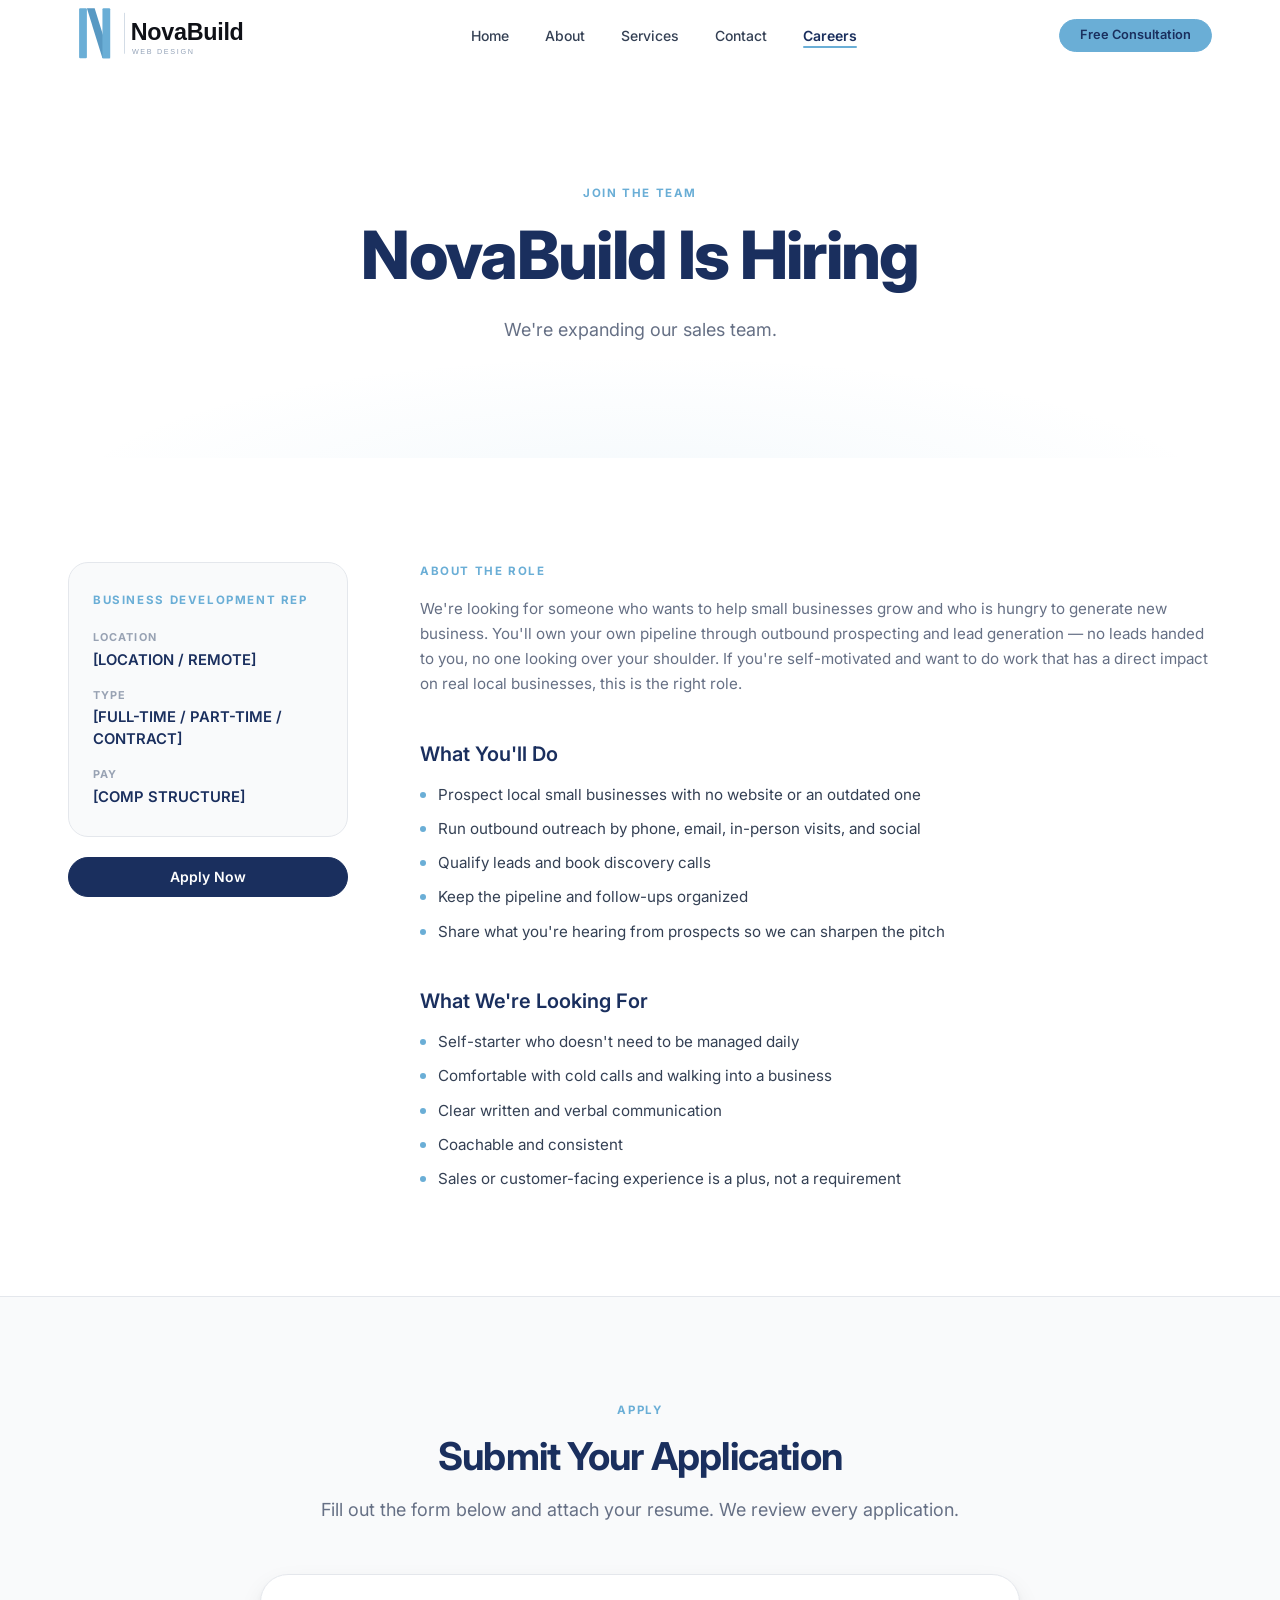
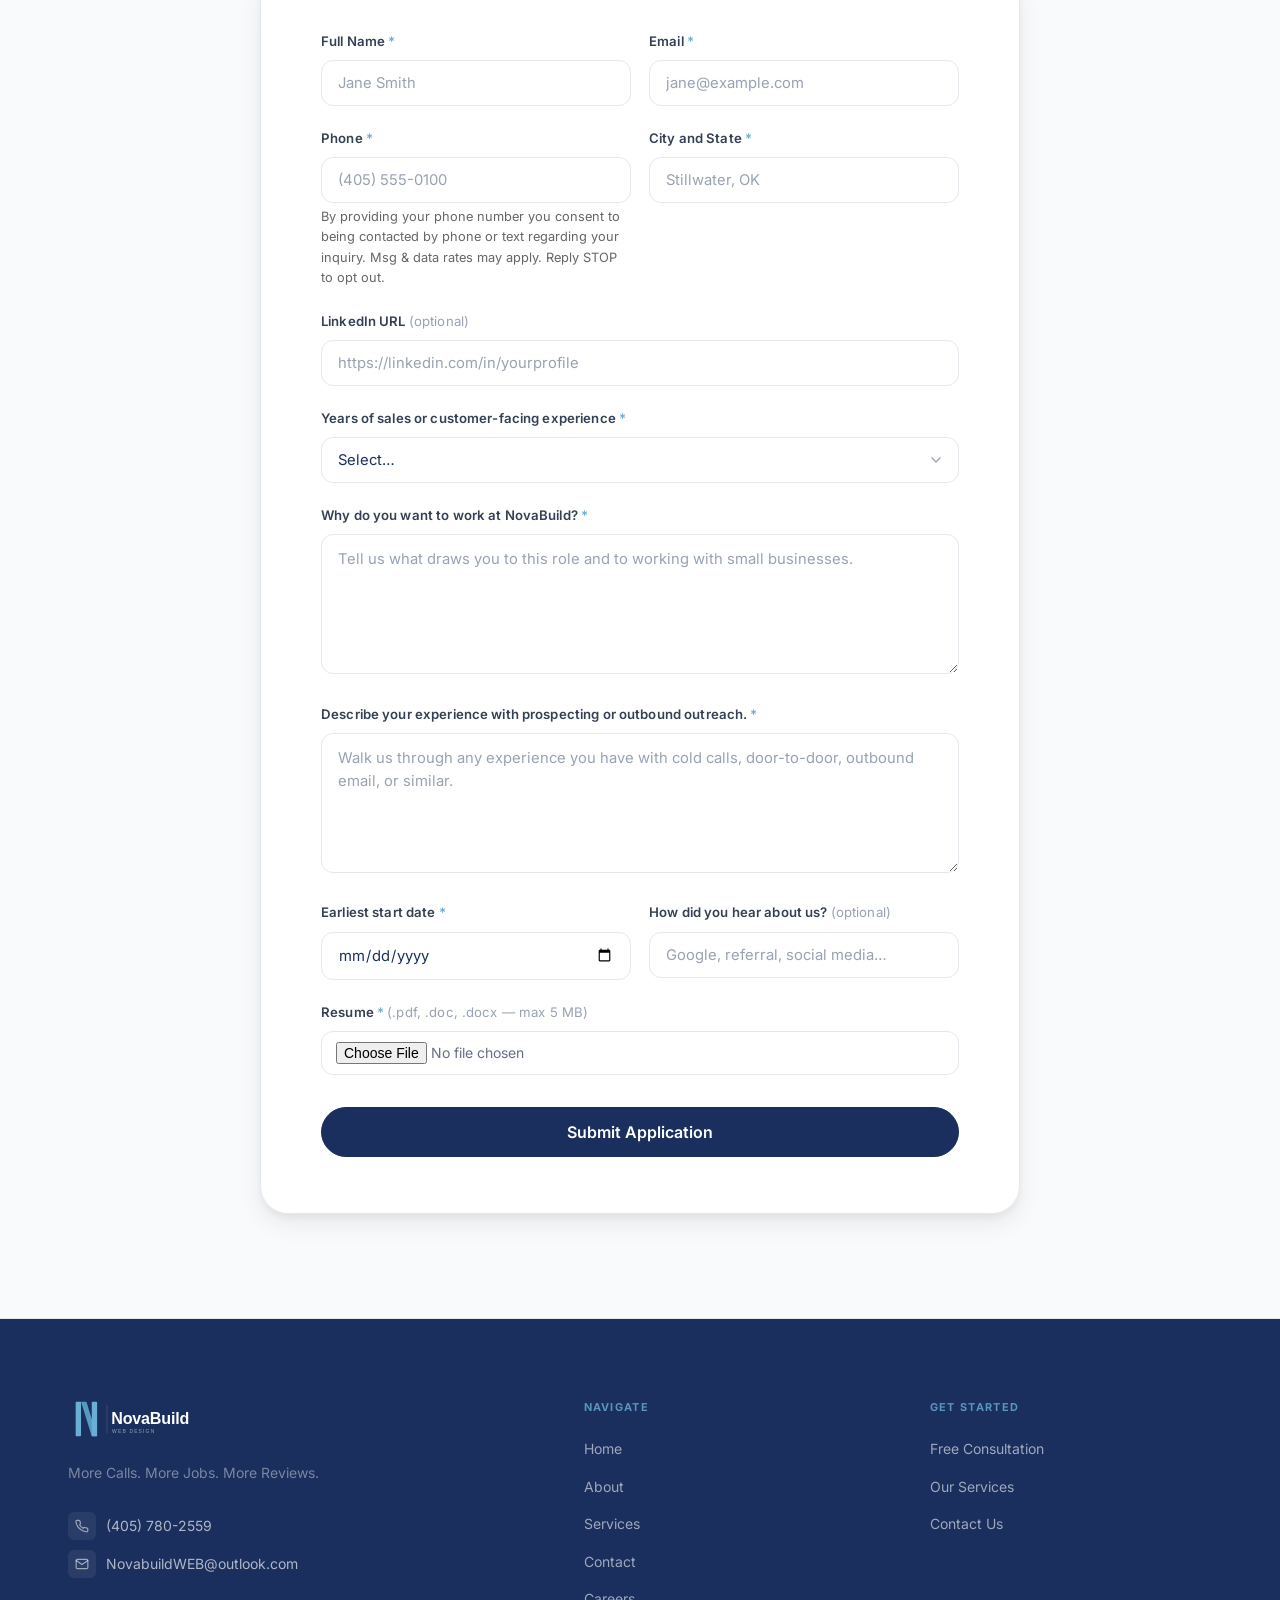
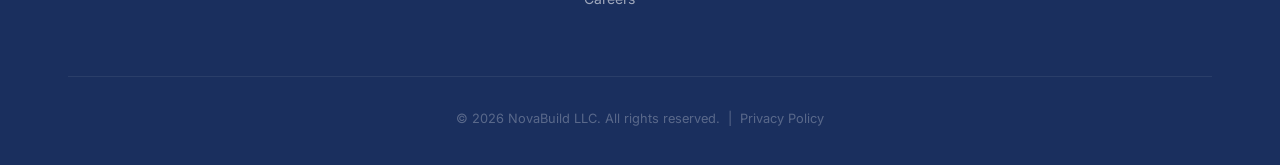
<file: careers.html>
<!DOCTYPE html>
<html lang="en">
<head>
  <meta charset="UTF-8">
  <meta name="viewport" content="width=device-width, initial-scale=1.0">
  <title>NovaBuild Is Hiring | Business Development Representative | NovaBuild</title>
  <meta name="description" content="NovaBuild is hiring a Business Development Representative to help small businesses across Oklahoma get found online. Apply today.">
  <meta property="og:type" content="website">
  <meta property="og:url" content="https://novabuildweb.com/careers">
  <meta property="og:title" content="NovaBuild Is Hiring | Business Development Representative">
  <meta property="og:description" content="NovaBuild is hiring a Business Development Representative to help small businesses across Oklahoma get found online. Apply today.">
  <meta name="theme-color" content="#1A2F5E">
  <link rel="icon" type="image/x-icon" href="favicon.ico" />
  <link rel="icon" type="image/png" sizes="32x32" href="favicon-32x32.png" />
  <link rel="icon" type="image/png" sizes="16x16" href="favicon-16x16.png" />
  <link rel="apple-touch-icon" sizes="180x180" href="apple-touch-icon.png" />
  <link rel="manifest" href="site.webmanifest" />
  <link rel="preconnect" href="https://fonts.googleapis.com">
  <link rel="preconnect" href="https://fonts.gstatic.com" crossorigin>
  <link href="https://fonts.googleapis.com/css2?family=Inter:ital,wght@0,300;0,400;0,500;0,600;0,700;0,800;1,400;1,700&display=swap" rel="stylesheet">
  <link rel="stylesheet" href="css/styles.css">
  <!-- Google tag (gtag.js) -->
  <script async src="https://www.googletagmanager.com/gtag/js?id=G-17FGVHYV53"></script>
  <script>
    window.dataLayer = window.dataLayer || [];
    function gtag(){dataLayer.push(arguments);}
    gtag('js', new Date());
    gtag('config', 'G-17FGVHYV53');
  </script>
</head>
<body>

  <!-- ═══ NAVIGATION ═══ -->
  <nav class="nav" id="nav" role="navigation" aria-label="Main navigation">
    <div class="nav-inner">
      <a href="index.html" class="nav-logo"><img src="images/logo.svg" alt="NovaBuild"></a>
      <ul class="nav-links" role="list">
        <li><a href="index.html">Home</a></li>
        <li><a href="about.html">About</a></li>
        <li><a href="services.html">Services</a></li>
        <li><a href="contact.html">Contact</a></li>
        <li><a href="careers.html">Careers</a></li>
      </ul>
      <div class="nav-right">
        <a href="consultation.html" class="btn btn-gold btn-sm">Free Consultation</a>
        <button class="hamburger" id="hamburger" aria-label="Toggle menu" aria-expanded="false">
          <span></span><span></span><span></span>
        </button>
      </div>
    </div>
  </nav>

  <!-- Mobile Menu -->
  <div class="mobile-menu" id="mobileMenu" role="dialog" aria-label="Mobile navigation">
    <a href="index.html">Home</a>
    <a href="about.html">About</a>
    <a href="services.html">Services</a>
    <a href="contact.html">Contact</a>
    <a href="careers.html">Careers</a>
    <div class="mobile-menu-cta">
      <a href="consultation.html" class="btn btn-gold" style="width:100%;">Free Consultation</a>
    </div>
  </div>

  <main>

    <!-- ═══ PAGE HERO ═══ -->
    <div class="page-hero">
      <p class="eyebrow fade-up">Join the Team</p>
      <h1 class="fade-up delay-1">NovaBuild Is Hiring</h1>
      <p class="body-lg fade-up delay-2">
        We're expanding our sales team.
      </p>
    </div>

    <!-- ═══ JOB POSTING ═══ -->
    <section class="section" aria-label="Job posting">
      <div class="container">
        <div class="careers-two-col fade-up">

          <!-- Sidebar: job meta -->
          <aside class="careers-sidebar" aria-label="Job details">
            <div class="job-meta-list">
              <p class="eyebrow" style="margin-bottom:4px;">Business Development Rep</p>
              <div class="job-meta-item">
                <span class="job-meta-label">Location</span>
                <!-- TODO: replace [LOCATION / REMOTE] with the actual location -->
                <span class="job-meta-value">[LOCATION / REMOTE]</span>
              </div>
              <div class="job-meta-item">
                <span class="job-meta-label">Type</span>
                <!-- TODO: replace [FULL-TIME / PART-TIME / CONTRACT] with actual type -->
                <span class="job-meta-value">[FULL-TIME / PART-TIME / CONTRACT]</span>
              </div>
              <div class="job-meta-item">
                <span class="job-meta-label">Pay</span>
                <!-- TODO: replace [COMP STRUCTURE] with actual compensation details -->
                <span class="job-meta-value">[COMP STRUCTURE]</span>
              </div>
            </div>
            <div style="margin-top:20px;">
              <a href="#apply" class="btn btn-primary" style="width:100%;">Apply Now</a>
            </div>
          </aside>

          <!-- Main: role description -->
          <div>

            <div class="role-section fade-up delay-1">
              <p class="eyebrow mb-4">About the Role</p>
              <p class="body-md">
                We're looking for someone who wants to help small businesses grow and who is hungry to
                generate new business. You'll own your own pipeline through outbound prospecting and lead
                generation — no leads handed to you, no one looking over your shoulder. If you're
                self-motivated and want to do work that has a direct impact on real local businesses,
                this is the right role.
              </p>
            </div>

            <div class="role-section fade-up delay-2">
              <h3>What You'll Do</h3>
              <ul class="role-list" aria-label="Responsibilities">
                <li>Prospect local small businesses with no website or an outdated one</li>
                <li>Run outbound outreach by phone, email, in-person visits, and social</li>
                <li>Qualify leads and book discovery calls</li>
                <li>Keep the pipeline and follow-ups organized</li>
                <li>Share what you're hearing from prospects so we can sharpen the pitch</li>
              </ul>
            </div>

            <div class="role-section fade-up delay-3">
              <h3>What We're Looking For</h3>
              <ul class="role-list" aria-label="Qualifications">
                <li>Self-starter who doesn't need to be managed daily</li>
                <li>Comfortable with cold calls and walking into a business</li>
                <li>Clear written and verbal communication</li>
                <li>Coachable and consistent</li>
                <li>Sales or customer-facing experience is a plus, not a requirement</li>
              </ul>
            </div>

          </div>
        </div>
      </div>
    </section>

    <!-- ═══ APPLICATION FORM ═══ -->
    <section class="section" id="apply" style="background:var(--gray-50);border-top:1px solid var(--gray-200);border-bottom:1px solid var(--gray-200);" aria-label="Application form">
      <div class="container">
        <div class="section-header text-center mb-12">
          <p class="eyebrow mb-4 fade-up">Apply</p>
          <h2 class="fade-up delay-1">Submit Your Application</h2>
          <p class="body-lg fade-up delay-2" style="margin-top:16px;">
            Fill out the form below and attach your resume. We review every application.
          </p>
        </div>

        <div class="form-wrapper fade-up delay-2" style="max-width:760px;margin:0 auto;">

          <!-- Netlify form — uses native POST so file upload works reliably -->
          <form
            name="careers-application"
            method="POST"
            action="/thank-you-careers.html"
            data-netlify="true"
            netlify-honeypot="bot-field"
            enctype="multipart/form-data"
            id="careersForm"
            novalidate
          >
            <input type="hidden" name="form-name" value="careers-application">

            <!-- Honeypot — visually hidden -->
            <p class="honeypot-wrap" aria-hidden="true">
              <label>Don't fill this out: <input name="bot-field" tabindex="-1" autocomplete="off"></label>
            </p>

            <!-- Name + Email -->
            <div class="form-row">
              <div class="form-group">
                <label for="fullName">Full Name <span style="color:var(--gold);" aria-hidden="true">*</span></label>
                <input type="text" id="fullName" name="full-name" placeholder="Jane Smith" required autocomplete="name">
              </div>
              <div class="form-group">
                <label for="email">Email <span style="color:var(--gold);" aria-hidden="true">*</span></label>
                <input type="email" id="email" name="email" placeholder="jane@example.com" required autocomplete="email">
              </div>
            </div>

            <!-- Phone + City/State -->
            <div class="form-row">
              <div class="form-group">
                <label for="phone">Phone <span style="color:var(--gold);" aria-hidden="true">*</span></label>
                <input type="tel" id="phone" name="phone" placeholder="(405) 555-0100" required autocomplete="tel">
                <p style="font-size:0.8rem;color:#666;margin-top:4px;">By providing your phone number you consent to being contacted by phone or text regarding your inquiry. Msg &amp; data rates may apply. Reply STOP to opt out.</p>
              </div>
              <div class="form-group">
                <label for="cityState">City and State <span style="color:var(--gold);" aria-hidden="true">*</span></label>
                <input type="text" id="cityState" name="city-state" placeholder="Stillwater, OK" required>
              </div>
            </div>

            <!-- LinkedIn -->
            <div class="form-group">
              <label for="linkedin">LinkedIn URL <span style="color:var(--gray-400);font-weight:400;">(optional)</span></label>
              <input type="url" id="linkedin" name="linkedin" placeholder="https://linkedin.com/in/yourprofile" autocomplete="url">
            </div>

            <!-- Experience select -->
            <div class="form-group">
              <label for="experience">Years of sales or customer-facing experience <span style="color:var(--gold);" aria-hidden="true">*</span></label>
              <select id="experience" name="experience" required>
                <option value="" disabled selected>Select…</option>
                <option value="none">None</option>
                <option value="less-than-1">Less than 1</option>
                <option value="1-2">1&ndash;2</option>
                <option value="3-5">3&ndash;5</option>
                <option value="5-plus">5+</option>
              </select>
            </div>

            <!-- Why NovaBuild -->
            <div class="form-group">
              <label for="whyNovabuild">Why do you want to work at NovaBuild? <span style="color:var(--gold);" aria-hidden="true">*</span></label>
              <textarea id="whyNovabuild" name="why-novabuild" placeholder="Tell us what draws you to this role and to working with small businesses." required></textarea>
            </div>

            <!-- Outreach experience -->
            <div class="form-group">
              <label for="prospecting">Describe your experience with prospecting or outbound outreach. <span style="color:var(--gold);" aria-hidden="true">*</span></label>
              <textarea id="prospecting" name="prospecting-experience" placeholder="Walk us through any experience you have with cold calls, door-to-door, outbound email, or similar." required></textarea>
            </div>

            <!-- Start date + How did you hear -->
            <div class="form-row">
              <div class="form-group">
                <label for="startDate">Earliest start date <span style="color:var(--gold);" aria-hidden="true">*</span></label>
                <input type="date" id="startDate" name="start-date" required>
              </div>
              <div class="form-group">
                <label for="howHeard">How did you hear about us? <span style="color:var(--gray-400);font-weight:400;">(optional)</span></label>
                <input type="text" id="howHeard" name="how-heard" placeholder="Google, referral, social media…">
              </div>
            </div>

            <!-- Resume upload -->
            <div class="form-group">
              <label for="resume">Resume <span style="color:var(--gold);" aria-hidden="true">*</span> <span style="color:var(--gray-400);font-weight:400;">(.pdf, .doc, .docx — max 5 MB)</span></label>
              <input type="file" id="resume" name="resume" accept=".pdf,.doc,.docx" required aria-describedby="resumeError">
              <p class="field-error" id="resumeError" role="alert" aria-live="polite"></p>
            </div>

            <div class="form-submit-wrap">
              <button type="submit" class="btn btn-primary btn-lg" style="width:100%;">Submit Application</button>
            </div>

          </form>
        </div>
      </div>
    </section>

  </main>

  <!-- ═══ FOOTER ═══ -->
  <footer class="footer" role="contentinfo">
    <div class="container">
      <div class="footer-grid">
        <div class="footer-brand">
          <a href="#top" class="footer-logo"><img src="images/logo-dark.svg" alt="NovaBuild"></a>
          <p class="footer-tagline">More Calls. More Jobs. More Reviews.</p>
          <div class="footer-contact-item">
            <span class="footer-contact-icon" aria-hidden="true">
              <svg width="14" height="14" viewBox="0 0 24 24" fill="none" stroke="currentColor" stroke-width="2" stroke-linecap="round" stroke-linejoin="round"><path d="M22 16.92v3a2 2 0 0 1-2.18 2 19.79 19.79 0 0 1-8.63-3.07A19.5 19.5 0 0 1 4.69 13 19.79 19.79 0 0 1 1.61 4.45 2 2 0 0 1 3.6 2.25h3a2 2 0 0 1 2 1.72c.127.96.361 1.903.7 2.81a2 2 0 0 1-.45 2.11L7.91 9.91a16 16 0 0 0 6.06 6.06l.92-.92a2 2 0 0 1 2.11-.45c.907.339 1.85.573 2.81.7A2 2 0 0 1 21.75 17.5z"/></svg>
            </span>
            <a href="tel:4057802559">(405) 780-2559</a>
          </div>
          <div class="footer-contact-item">
            <span class="footer-contact-icon" aria-hidden="true">
              <svg width="14" height="14" viewBox="0 0 24 24" fill="none" stroke="currentColor" stroke-width="2" stroke-linecap="round" stroke-linejoin="round"><path d="M4 4h16c1.1 0 2 .9 2 2v12c0 1.1-.9 2-2 2H4c-1.1 0-2-.9-2-2V6c0-1.1.9-2 2-2z"/><polyline points="22,6 12,13 2,6"/></svg>
            </span>
            <a href="mailto:NovabuildWEB@outlook.com">NovabuildWEB@outlook.com</a>
          </div>
        </div>

        <div>
          <p class="footer-heading">Navigate</p>
          <ul class="footer-links">
            <li><a href="index.html">Home</a></li>
            <li><a href="about.html">About</a></li>
            <li><a href="services.html">Services</a></li>
            <li><a href="contact.html">Contact</a></li>
            <li><a href="careers.html">Careers</a></li>
          </ul>
        </div>

        <div>
          <p class="footer-heading">Get Started</p>
          <ul class="footer-links">
            <li><a href="consultation.html">Free Consultation</a></li>
            <li><a href="services.html">Our Services</a></li>
            <li><a href="contact.html">Contact Us</a></li>
          </ul>
        </div>
      </div>

      <div class="footer-bottom">
        <p>&copy; 2026 NovaBuild LLC. All rights reserved. &nbsp;|&nbsp; <a href="privacy.html">Privacy Policy</a></p>
      </div>
    </div>
  </footer>

  <script src="js/main.js"></script>
  <script>
    (function () {
      var form = document.getElementById('careersForm');
      if (!form) return;

      form.addEventListener('submit', function (e) {
        var fileInput = document.getElementById('resume');
        var errorEl  = document.getElementById('resumeError');
        var file     = fileInput.files[0];
        var maxBytes = 5 * 1024 * 1024; // 5 MB
        var allowed  = /\.(pdf|doc|docx)$/i;

        errorEl.textContent = '';
        errorEl.classList.remove('visible');

        if (!file) {
          e.preventDefault();
          errorEl.textContent = 'Please attach your resume before submitting.';
          errorEl.classList.add('visible');
          fileInput.focus();
          return;
        }

        if (!allowed.test(file.name)) {
          e.preventDefault();
          errorEl.textContent = 'Only .pdf, .doc, and .docx files are accepted.';
          errorEl.classList.add('visible');
          fileInput.focus();
          return;
        }

        if (file.size > maxBytes) {
          e.preventDefault();
          errorEl.textContent = 'File is too large. Maximum size is 5 MB.';
          errorEl.classList.add('visible');
          fileInput.focus();
        }
      });
    })();
  </script>
</body>
</html>
</file>
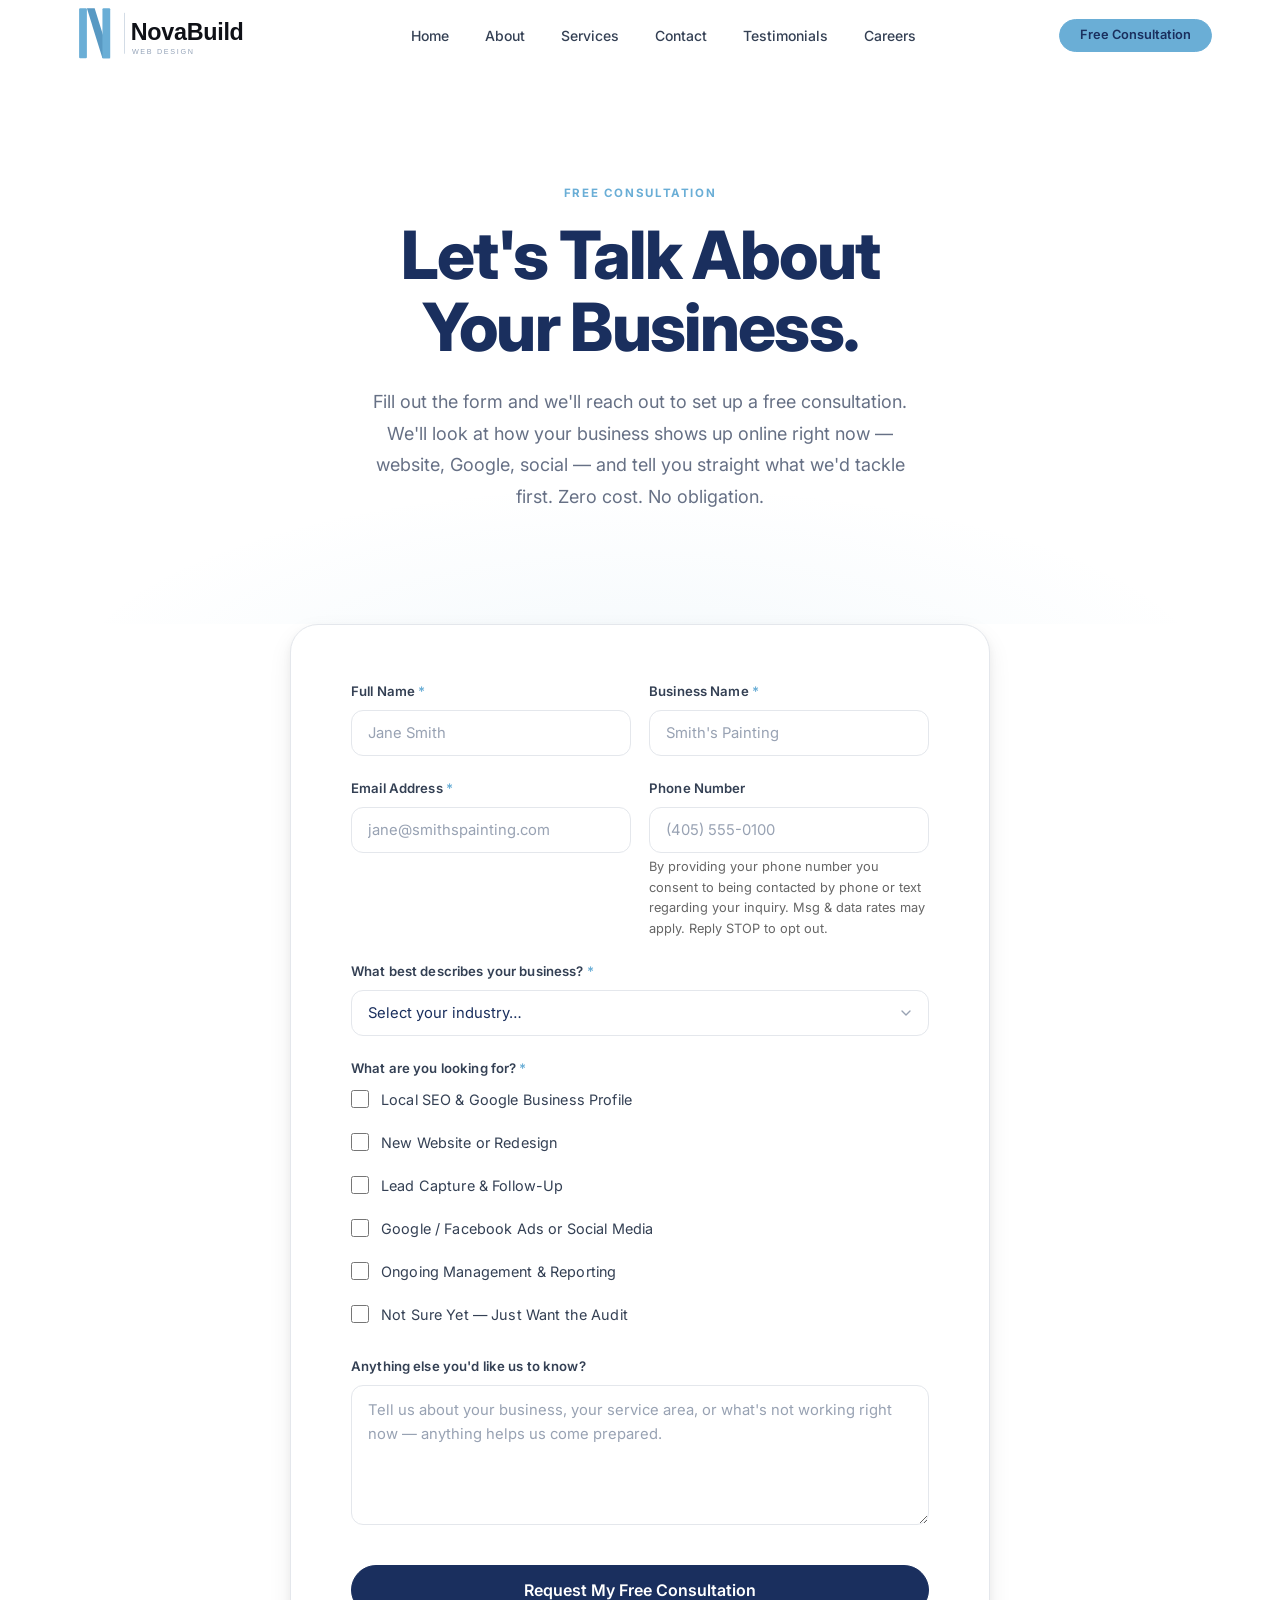
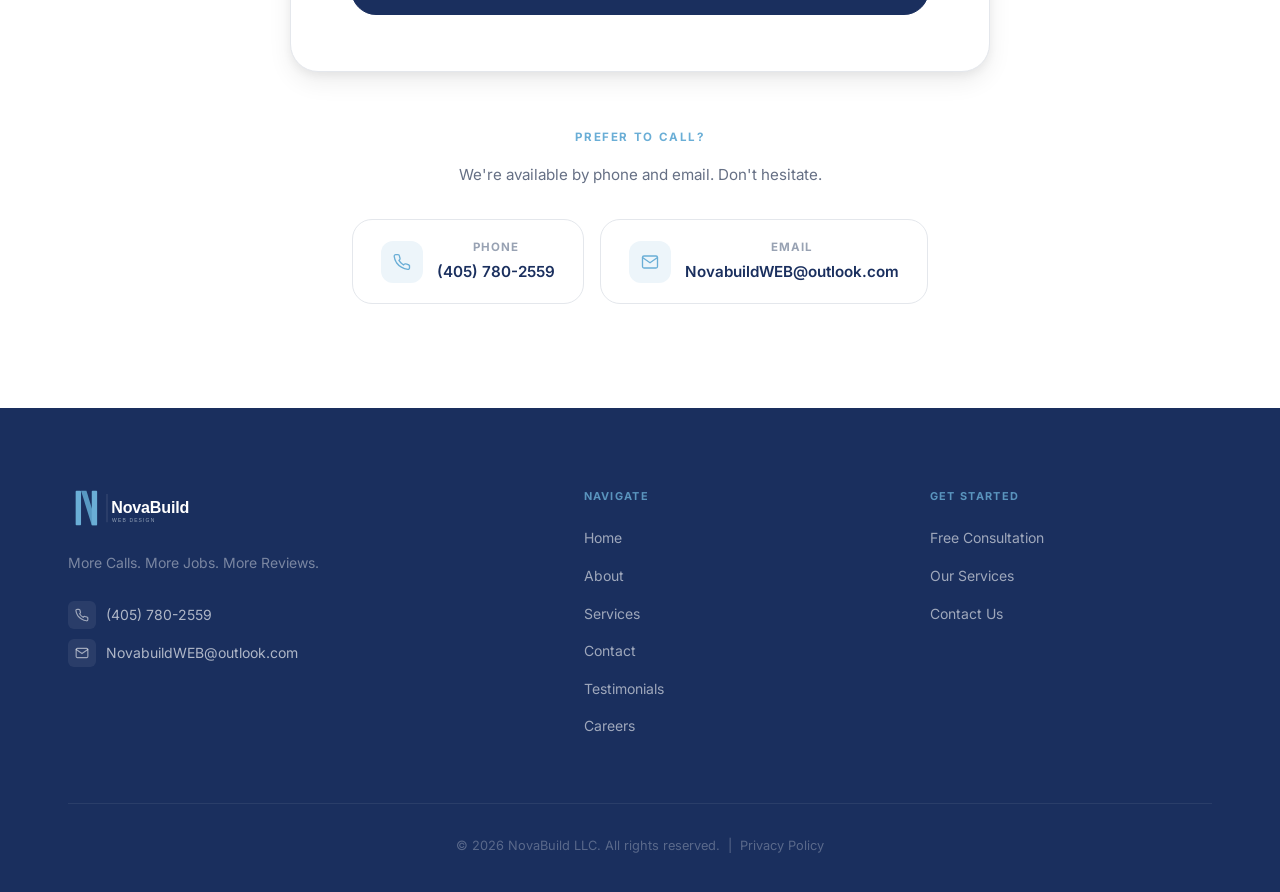
<file: consultation.html>
<!DOCTYPE html>
<html lang="en">
<head>
  <meta charset="UTF-8">
  <!-- TODO: add Google Search Console verification meta tag here -->
  <meta name="viewport" content="width=device-width, initial-scale=1.0">
  <title>NovaBuild | Free Visibility Audit | Local SEO &amp; Web Design | Stillwater, OKC &amp; Tulsa</title>
  <meta name="description" content="Request your free Google visibility audit from NovaBuild. We'll show you how your business shows up in local search right now and what we'd do to get you more calls. No pressure, no obligation.">
  <meta property="og:type" content="website">
  <meta property="og:url" content="https://novabuildweb.com/consultation">
  <meta property="og:title" content="NovaBuild | Free Visibility Audit | Local SEO &amp; Web Design | Stillwater, OKC &amp; Tulsa">
  <meta property="og:description" content="Request your free Google visibility audit from NovaBuild. We'll show you how your business shows up in local search right now and what we'd do to get you more calls. No pressure, no obligation.">
  <link rel="preconnect" href="https://fonts.googleapis.com">
  <link rel="preconnect" href="https://fonts.gstatic.com" crossorigin>
  <link href="https://fonts.googleapis.com/css2?family=Inter:ital,wght@0,300;0,400;0,500;0,600;0,700;0,800;1,400;1,700&display=swap" rel="stylesheet">
  <link rel="stylesheet" href="css/styles.css">
  <!-- Google tag (gtag.js) -->
  <script async src="https://www.googletagmanager.com/gtag/js?id=G-17FGVHYV53"></script>
  <script>
    window.dataLayer = window.dataLayer || [];
    function gtag(){dataLayer.push(arguments);}
    gtag('js', new Date());
    gtag('config', 'G-17FGVHYV53');
  </script>
</head>
<body>

  <!-- ═══ NAVIGATION ═══ -->
  <nav class="nav" id="nav">
    <div class="nav-inner">
      <a href="index.html" class="nav-logo"><img src="images/logo.svg" alt="NovaBuild"></a>
      <ul class="nav-links">
        <li><a href="index.html">Home</a></li>
        <li><a href="about.html">About</a></li>
        <li><a href="services.html">Services</a></li>
        <li><a href="contact.html">Contact</a></li>
        <li><a href="testimonials.html">Testimonials</a></li>
        <li><a href="careers.html">Careers</a></li>
      </ul>
      <div class="nav-right">
        <a href="consultation.html" class="btn btn-gold btn-sm">Free Consultation</a>
        <button class="hamburger" id="hamburger" aria-label="Toggle menu" aria-expanded="false">
          <span></span><span></span><span></span>
        </button>
      </div>
    </div>
  </nav>

  <div class="mobile-menu" id="mobileMenu">
    <a href="index.html">Home</a>
    <a href="about.html">About</a>
    <a href="services.html">Services</a>
    <a href="contact.html">Contact</a>
    <a href="testimonials.html">Testimonials</a>
    <a href="careers.html">Careers</a>
    <div class="mobile-menu-cta">
      <a href="consultation.html" class="btn btn-gold" style="width:100%;">Free Consultation</a>
    </div>
  </div>

  <main>

    <!-- ═══ PAGE HERO ═══ -->
    <div class="page-hero">
      <p class="eyebrow fade-up">Free Consultation</p>
      <h1 class="fade-up delay-1">Let's Talk About<br>Your Business.</h1>
      <p class="body-lg fade-up delay-2">
        Fill out the form and we'll reach out to set up a free consultation. We'll look at how your business shows up online right now — website, Google, social — and tell you straight what we'd tackle first. Zero cost. No obligation.
      </p>
    </div>

    <!-- ═══ FORM ═══ -->
    <section class="section" style="padding-top:0;">
      <div class="container">

        <div data-form-wrap style="max-width:720px;margin:0 auto;">

          <!-- Success State -->
          <div class="form-success">
            <div class="form-success-icon">
              <svg width="32" height="32" viewBox="0 0 24 24" fill="none" stroke="currentColor" stroke-width="2" stroke-linecap="round" stroke-linejoin="round" aria-hidden="true">
                <polyline points="20 6 9 17 4 12"/>
              </svg>
            </div>
            <h3 class="form-success-headline">We got it — we'll be in touch soon.</h3>
            <p class="form-success-sub">We received your request and will follow up within 24 hours with your visibility audit. In the meantime, feel free to look around.</p>
            <a href="index.html" class="btn btn-primary">Back to Home</a>
          </div>

          <!-- Form -->
          <div class="form-wrapper fade-up delay-1">
            <form data-nova-form novalidate netlify name="consultation" method="POST">
              <input type="hidden" name="form-name" value="consultation">

              <!-- Name + Business -->
              <div class="form-row">
                <div class="form-group">
                  <label for="fullName">Full Name <span style="color:var(--gold);">*</span></label>
                  <input type="text" id="fullName" name="fullName" placeholder="Jane Smith" required autocomplete="name">
                </div>
                <div class="form-group">
                  <label for="businessName">Business Name <span style="color:var(--gold);">*</span></label>
                  <input type="text" id="businessName" name="businessName" placeholder="Smith's Painting" required autocomplete="organization">
                </div>
              </div>

              <!-- Email + Phone -->
              <div class="form-row">
                <div class="form-group">
                  <label for="email">Email Address <span style="color:var(--gold);">*</span></label>
                  <input type="email" id="email" name="email" placeholder="jane@smithspainting.com" required autocomplete="email">
                </div>
                <div class="form-group">
                  <label for="phone">Phone Number</label>
                  <input type="tel" id="phone" name="phone" placeholder="(405) 555-0100" autocomplete="tel">
                  <p style="font-size:0.8rem;color:#666;margin-top:4px;">By providing your phone number you consent to being contacted by phone or text regarding your inquiry. Msg &amp; data rates may apply. Reply STOP to opt out.</p>
                </div>
              </div>

              <!-- Business Type -->
              <div class="form-group">
                <label for="businessType">What best describes your business? <span style="color:var(--gold);">*</span></label>
                <select id="businessType" name="businessType" required>
                  <option value="" disabled selected>Select your industry…</option>
                  <option value="painting">Painting Contractor</option>
                  <option value="electrical">Electrical Contractor</option>
                  <option value="hvac">HVAC / Mechanical</option>
                  <option value="roofing">Roofing</option>
                  <option value="plumbing">Plumbing</option>
                  <option value="generalcontractor">General Contractor</option>
                  <option value="landscaping">Landscaping / Lawn Care</option>
                  <option value="restaurant">Restaurant / Food &amp; Beverage</option>
                  <option value="fitness">Fitness / Wellness</option>
                  <option value="retail">Retail / Shop</option>
                  <option value="realestate">Real Estate</option>
                  <option value="other">Other Local Business</option>
                </select>
              </div>

              <!-- Checkboxes -->
              <div class="form-group">
                <label>What are you looking for? <span style="color:var(--gold);">*</span></label>
                <div class="checkbox-group">
                  <label class="checkbox-label">
                    <input type="checkbox" name="services" value="localSEO">
                    Local SEO &amp; Google Business Profile
                  </label>
                  <label class="checkbox-label">
                    <input type="checkbox" name="services" value="newWebsite">
                    New Website or Redesign
                  </label>
                  <label class="checkbox-label">
                    <input type="checkbox" name="services" value="leadCapture">
                    Lead Capture &amp; Follow-Up
                  </label>
                  <label class="checkbox-label">
                    <input type="checkbox" name="services" value="digitalMarketing">
                    Google / Facebook Ads or Social Media
                  </label>
                  <label class="checkbox-label">
                    <input type="checkbox" name="services" value="ongoingManagement">
                    Ongoing Management &amp; Reporting
                  </label>
                  <label class="checkbox-label">
                    <input type="checkbox" name="services" value="notSure">
                    Not Sure Yet — Just Want the Audit
                  </label>
                </div>
              </div>

              <!-- Anything else -->
              <div class="form-group">
                <label for="notes">Anything else you'd like us to know?</label>
                <textarea id="notes" name="notes" placeholder="Tell us about your business, your service area, or what's not working right now — anything helps us come prepared."></textarea>
              </div>

              <div class="form-submit-wrap">
                <button type="submit" class="btn btn-primary btn-lg">Request My Free Consultation</button>
              </div>

            </form>
          </div><!-- /.form-wrapper -->

        </div><!-- /[data-form-wrap] -->

        <!-- Contact Info Below Form -->
        <div style="text-align:center;margin-top:56px;" class="fade-up">
          <p class="eyebrow mb-4">Prefer to Call?</p>
          <p class="body-md mb-8" style="max-width:400px;margin-left:auto;margin-right:auto;">
            We're available by phone and email. Don't hesitate.
          </p>
          <div class="contact-blocks">
            <div class="contact-block">
              <div class="contact-block-icon" aria-hidden="true">
                <svg width="18" height="18" viewBox="0 0 24 24" fill="none" stroke="currentColor" stroke-width="1.75" stroke-linecap="round" stroke-linejoin="round">
                  <path d="M22 16.92v3a2 2 0 0 1-2.18 2 19.79 19.79 0 0 1-8.63-3.07A19.5 19.5 0 0 1 4.69 13 19.79 19.79 0 0 1 1.61 4.45 2 2 0 0 1 3.6 2.25h3a2 2 0 0 1 2 1.72c.127.96.361 1.903.7 2.81a2 2 0 0 1-.45 2.11L7.91 9.91a16 16 0 0 0 6.06 6.06l.92-.92a2 2 0 0 1 2.11-.45c.907.339 1.85.573 2.81.7A2 2 0 0 1 21.75 17.5z"/>
                </svg>
              </div>
              <div class="contact-block-text">
                <span>Phone</span>
                <a href="tel:4057802559">(405) 780-2559</a>
              </div>
            </div>
            <div class="contact-block">
              <div class="contact-block-icon" aria-hidden="true">
                <svg width="18" height="18" viewBox="0 0 24 24" fill="none" stroke="currentColor" stroke-width="1.75" stroke-linecap="round" stroke-linejoin="round">
                  <path d="M4 4h16c1.1 0 2 .9 2 2v12c0 1.1-.9 2-2 2H4c-1.1 0-2-.9-2-2V6c0-1.1.9-2 2-2z"/>
                  <polyline points="22,6 12,13 2,6"/>
                </svg>
              </div>
              <div class="contact-block-text">
                <span>Email</span>
                <a href="mailto:NovabuildWEB@outlook.com">NovabuildWEB@outlook.com</a>
              </div>
            </div>
          </div>
        </div>

      </div>
    </section>

  </main>

  <!-- ═══ FOOTER ═══ -->
  <footer class="footer">
    <div class="container">
      <div class="footer-grid">
        <div class="footer-brand">
          <a href="#top" class="footer-logo"><img src="images/logo-dark.svg" alt="NovaBuild"></a>
          <p class="footer-tagline">More Calls. More Jobs. More Reviews.</p>
          <div class="footer-contact-item">
            <span class="footer-contact-icon">
              <svg width="14" height="14" viewBox="0 0 24 24" fill="none" stroke="currentColor" stroke-width="2" stroke-linecap="round" stroke-linejoin="round"><path d="M22 16.92v3a2 2 0 0 1-2.18 2 19.79 19.79 0 0 1-8.63-3.07A19.5 19.5 0 0 1 4.69 13 19.79 19.79 0 0 1 1.61 4.45 2 2 0 0 1 3.6 2.25h3a2 2 0 0 1 2 1.72c.127.96.361 1.903.7 2.81a2 2 0 0 1-.45 2.11L7.91 9.91a16 16 0 0 0 6.06 6.06l.92-.92a2 2 0 0 1 2.11-.45c.907.339 1.85.573 2.81.7A2 2 0 0 1 21.75 17.5z"/></svg>
            </span>
            <a href="tel:4057802559">(405) 780-2559</a>
          </div>
          <div class="footer-contact-item">
            <span class="footer-contact-icon">
              <svg width="14" height="14" viewBox="0 0 24 24" fill="none" stroke="currentColor" stroke-width="2" stroke-linecap="round" stroke-linejoin="round"><path d="M4 4h16c1.1 0 2 .9 2 2v12c0 1.1-.9 2-2 2H4c-1.1 0-2-.9-2-2V6c0-1.1.9-2 2-2z"/><polyline points="22,6 12,13 2,6"/></svg>
            </span>
            <a href="mailto:NovabuildWEB@outlook.com">NovabuildWEB@outlook.com</a>
          </div>
        </div>
        <div>
          <p class="footer-heading">Navigate</p>
          <ul class="footer-links">
            <li><a href="index.html">Home</a></li>
            <li><a href="about.html">About</a></li>
            <li><a href="services.html">Services</a></li>
            <li><a href="contact.html">Contact</a></li>
            <li><a href="testimonials.html">Testimonials</a></li>
            <li><a href="careers.html">Careers</a></li>
          </ul>
        </div>
        <div>
          <p class="footer-heading">Get Started</p>
          <ul class="footer-links">
            <li><a href="consultation.html">Free Consultation</a></li>
            <li><a href="services.html">Our Services</a></li>
            <li><a href="contact.html">Contact Us</a></li>
          </ul>
        </div>
      </div>
      <div class="footer-bottom">
        <p>&copy; 2026 NovaBuild LLC. All rights reserved. &nbsp;|&nbsp; <a href="privacy.html">Privacy Policy</a></p>
      </div>
    </div>
  </footer>

  <script src="js/main.js"></script>
</body>
</html>
</file>
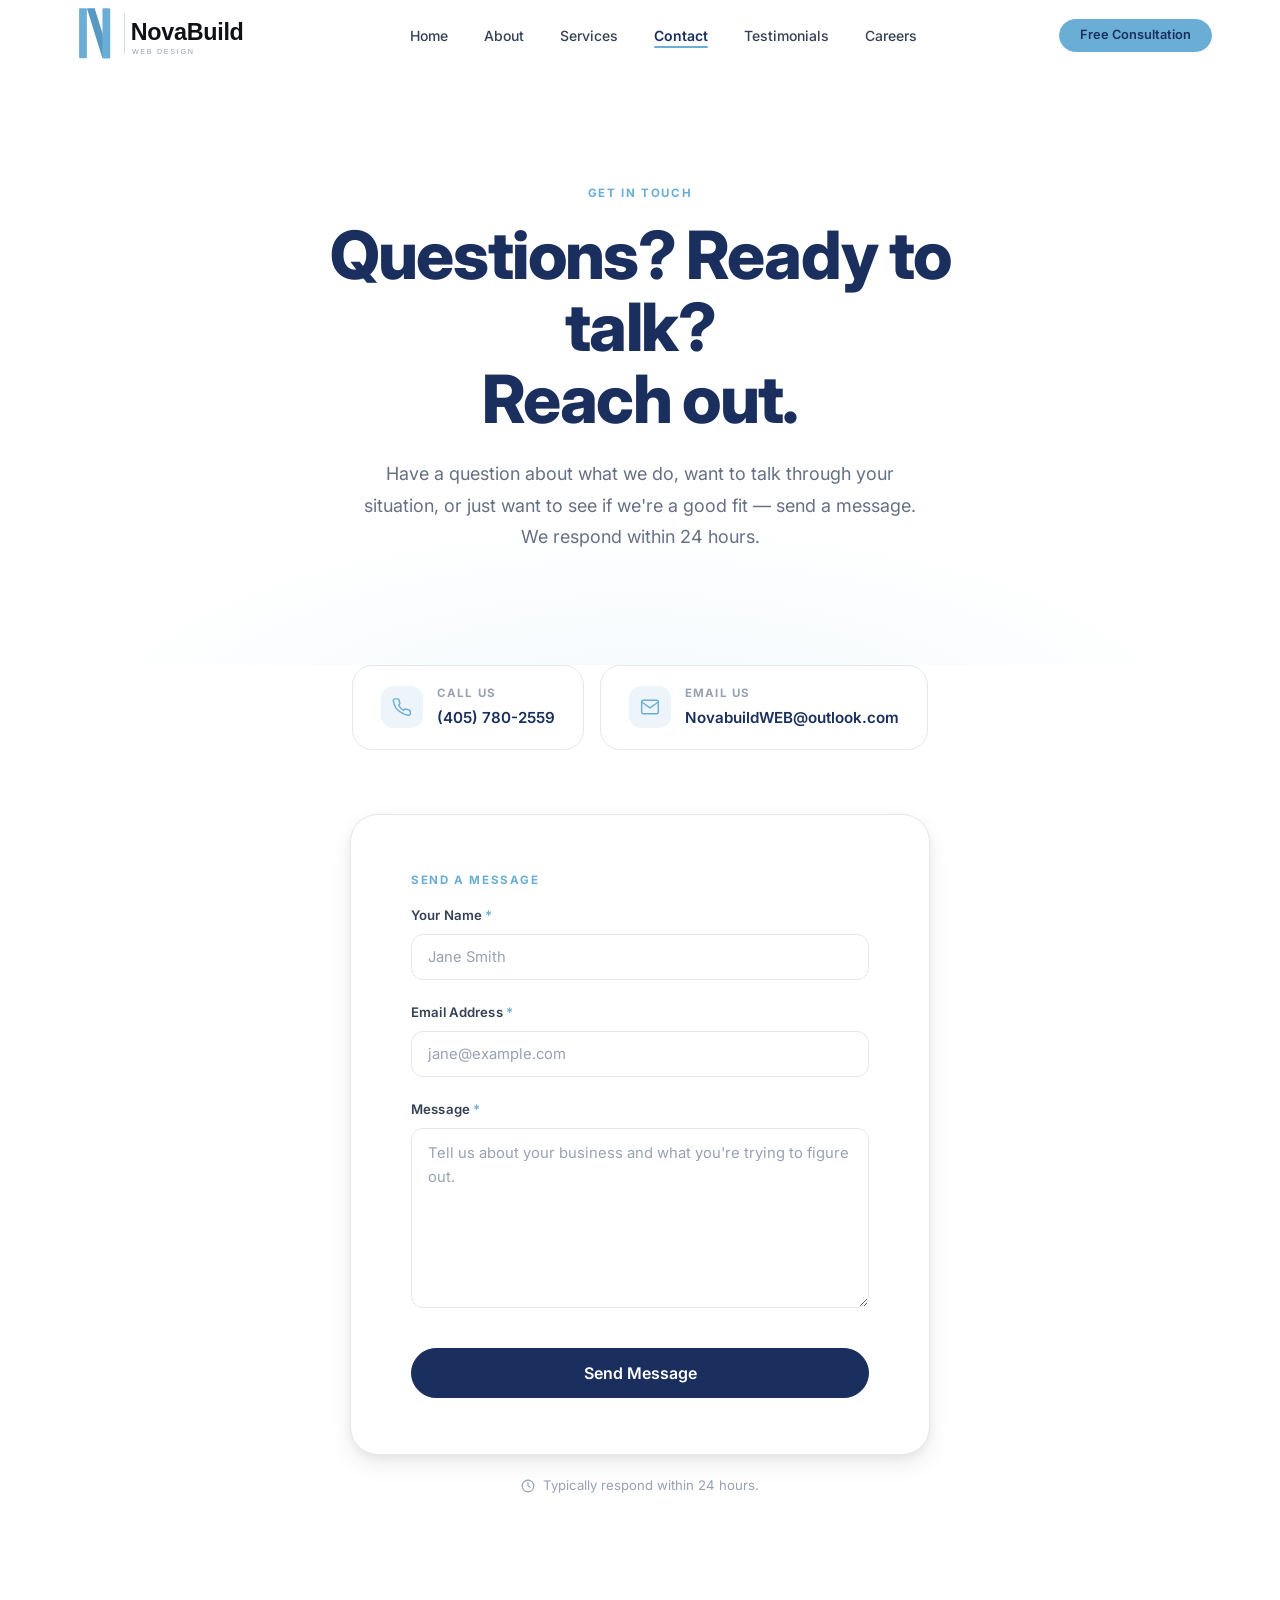
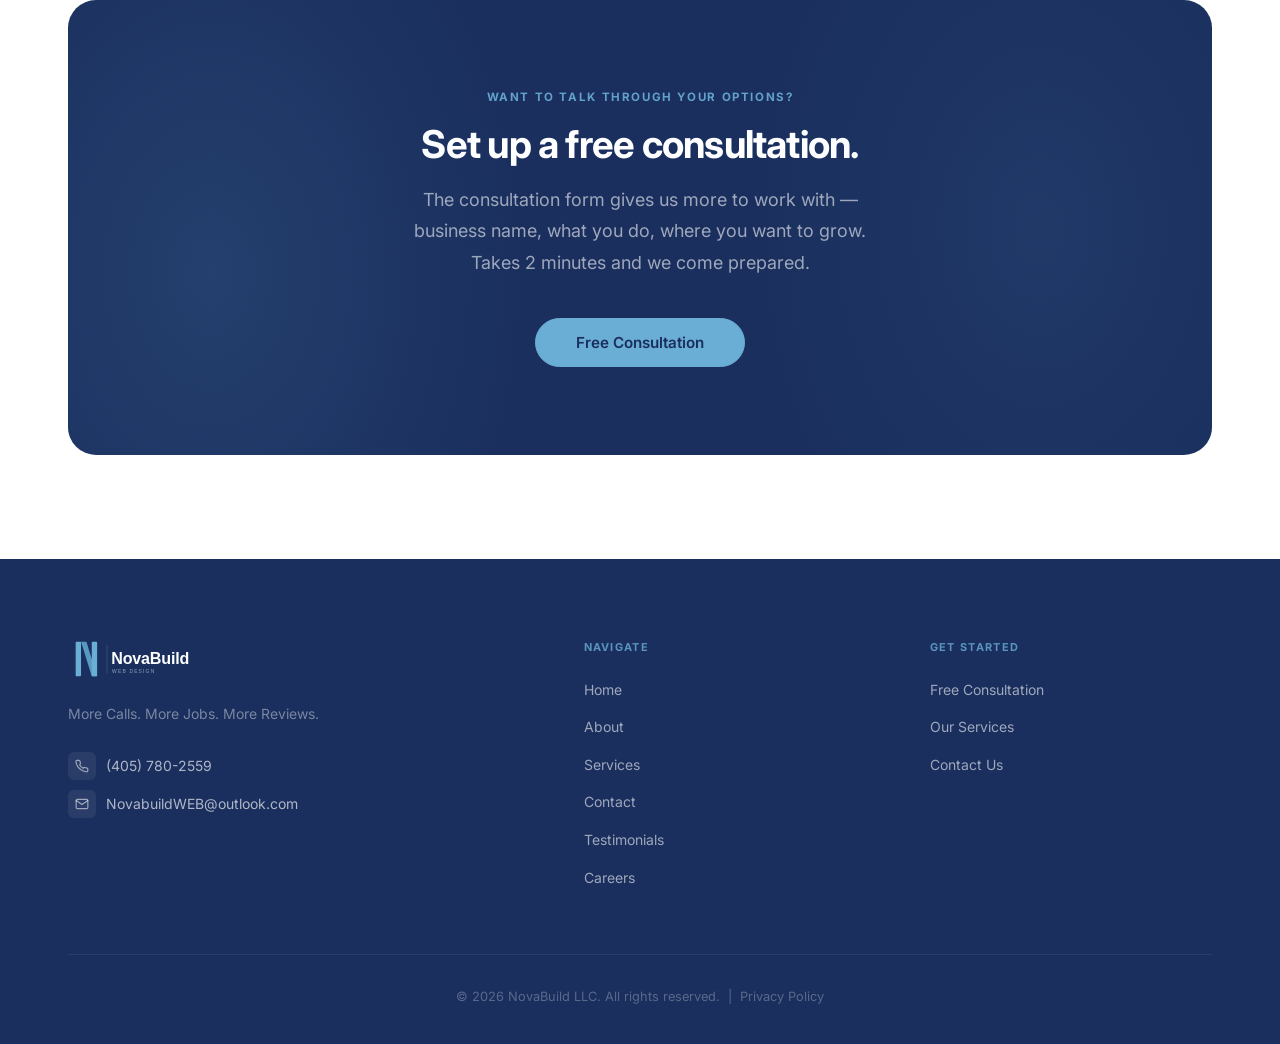
<file: contact.html>
<!DOCTYPE html>
<html lang="en">
<head>
  <meta charset="UTF-8">
  <!-- TODO: add Google Search Console verification meta tag here -->
  <meta name="viewport" content="width=device-width, initial-scale=1.0">
  <title>NovaBuild | Contact | Local SEO &amp; Web Design | Stillwater, OKC &amp; Tulsa</title>
  <meta name="description" content="Get in touch with NovaBuild — Oklahoma's local SEO and web design team for trades and small businesses. We respond within 24 hours. No runaround, no ticket system.">
  <meta property="og:type" content="website">
  <meta property="og:url" content="https://novabuildweb.com/contact">
  <meta property="og:title" content="NovaBuild | Contact | Local SEO &amp; Web Design | Stillwater, OKC &amp; Tulsa">
  <meta property="og:description" content="Get in touch with NovaBuild — Oklahoma's local SEO and web design team for trades and small businesses. We respond within 24 hours. No runaround, no ticket system.">
  <link rel="preconnect" href="https://fonts.googleapis.com">
  <link rel="preconnect" href="https://fonts.gstatic.com" crossorigin>
  <link href="https://fonts.googleapis.com/css2?family=Inter:ital,wght@0,300;0,400;0,500;0,600;0,700;0,800;1,400;1,700&display=swap" rel="stylesheet">
  <link rel="stylesheet" href="css/styles.css">
  <!-- Google tag (gtag.js) -->
  <script async src="https://www.googletagmanager.com/gtag/js?id=G-17FGVHYV53"></script>
  <script>
    window.dataLayer = window.dataLayer || [];
    function gtag(){dataLayer.push(arguments);}
    gtag('js', new Date());
    gtag('config', 'G-17FGVHYV53');
  </script>
</head>
<body>

  <!-- ═══ NAVIGATION ═══ -->
  <nav class="nav" id="nav">
    <div class="nav-inner">
      <a href="index.html" class="nav-logo"><img src="images/logo.svg" alt="NovaBuild"></a>
      <ul class="nav-links">
        <li><a href="index.html">Home</a></li>
        <li><a href="about.html">About</a></li>
        <li><a href="services.html">Services</a></li>
        <li><a href="contact.html">Contact</a></li>
        <li><a href="testimonials.html">Testimonials</a></li>
        <li><a href="careers.html">Careers</a></li>
      </ul>
      <div class="nav-right">
        <a href="consultation.html" class="btn btn-gold btn-sm">Free Consultation</a>
        <button class="hamburger" id="hamburger" aria-label="Toggle menu" aria-expanded="false">
          <span></span><span></span><span></span>
        </button>
      </div>
    </div>
  </nav>

  <div class="mobile-menu" id="mobileMenu">
    <a href="index.html">Home</a>
    <a href="about.html">About</a>
    <a href="services.html">Services</a>
    <a href="contact.html">Contact</a>
    <a href="testimonials.html">Testimonials</a>
    <a href="careers.html">Careers</a>
    <div class="mobile-menu-cta">
      <a href="consultation.html" class="btn btn-gold" style="width:100%;">Free Consultation</a>
    </div>
  </div>

  <main>

    <!-- ═══ PAGE HERO ═══ -->
    <div class="page-hero">
      <p class="eyebrow fade-up">Get in Touch</p>
      <h1 class="fade-up delay-1">Questions? Ready to talk?<br>Reach out.</h1>
      <p class="body-lg fade-up delay-2">
        Have a question about what we do, want to talk through your situation,
        or just want to see if we're a good fit — send a message. We respond within 24 hours.
      </p>
    </div>

    <!-- ═══ CONTACT INFO BLOCKS ═══ -->
    <section class="section" style="padding-top:0;">
      <div class="container">

        <div class="contact-blocks fade-up" style="margin-bottom:64px;">
          <div class="contact-block">
            <div class="contact-block-icon" aria-hidden="true">
              <svg width="20" height="20" viewBox="0 0 24 24" fill="none" stroke="currentColor" stroke-width="1.75" stroke-linecap="round" stroke-linejoin="round">
                <path d="M22 16.92v3a2 2 0 0 1-2.18 2 19.79 19.79 0 0 1-8.63-3.07A19.5 19.5 0 0 1 4.69 13 19.79 19.79 0 0 1 1.61 4.45 2 2 0 0 1 3.6 2.25h3a2 2 0 0 1 2 1.72c.127.96.361 1.903.7 2.81a2 2 0 0 1-.45 2.11L7.91 9.91a16 16 0 0 0 6.06 6.06l.92-.92a2 2 0 0 1 2.11-.45c.907.339 1.85.573 2.81.7A2 2 0 0 1 21.75 17.5z"/>
              </svg>
            </div>
            <div class="contact-block-text">
              <span>Call Us</span>
              <a href="tel:4057802559">(405) 780-2559</a>
            </div>
          </div>

          <div class="contact-block">
            <div class="contact-block-icon" aria-hidden="true">
              <svg width="20" height="20" viewBox="0 0 24 24" fill="none" stroke="currentColor" stroke-width="1.75" stroke-linecap="round" stroke-linejoin="round">
                <path d="M4 4h16c1.1 0 2 .9 2 2v12c0 1.1-.9 2-2 2H4c-1.1 0-2-.9-2-2V6c0-1.1.9-2 2-2z"/>
                <polyline points="22,6 12,13 2,6"/>
              </svg>
            </div>
            <div class="contact-block-text">
              <span>Email Us</span>
              <a href="mailto:NovabuildWEB@outlook.com">NovabuildWEB@outlook.com</a>
            </div>
          </div>
        </div>

        <!-- Contact Form -->
        <div data-form-wrap class="contact-form-wrap">

          <!-- Success State -->
          <div class="form-success">
            <div class="form-success-icon">
              <svg width="32" height="32" viewBox="0 0 24 24" fill="none" stroke="currentColor" stroke-width="2" stroke-linecap="round" stroke-linejoin="round" aria-hidden="true">
                <polyline points="20 6 9 17 4 12"/>
              </svg>
            </div>
            <h3 class="form-success-headline">Got it — we'll be in touch soon.</h3>
            <p class="form-success-sub">We received your message and will respond within 24 hours. In the meantime, feel free to look around.</p>
            <a href="index.html" class="btn btn-primary">Back to Home</a>
          </div>

          <div class="form-wrapper fade-up delay-1">
            <p class="eyebrow mb-4">Send a Message</p>
            <form data-nova-form novalidate netlify name="contact" method="POST">
              <input type="hidden" name="form-name" value="contact">

              <div class="form-group">
                <label for="contactName">Your Name <span style="color:var(--gold);">*</span></label>
                <input type="text" id="contactName" name="name" placeholder="Jane Smith" required autocomplete="name">
              </div>

              <div class="form-group">
                <label for="contactEmail">Email Address <span style="color:var(--gold);">*</span></label>
                <input type="email" id="contactEmail" name="email" placeholder="jane@example.com" required autocomplete="email">
              </div>

              <div class="form-group">
                <label for="contactMessage">Message <span style="color:var(--gold);">*</span></label>
                <textarea id="contactMessage" name="message" placeholder="Tell us about your business and what you're trying to figure out." required style="min-height:180px;"></textarea>
              </div>

              <div class="form-submit-wrap">
                <button type="submit" class="btn btn-primary btn-lg" style="width:100%;">Send Message</button>
              </div>

            </form>
          </div>

          <p class="response-note">
            <svg width="14" height="14" viewBox="0 0 24 24" fill="none" stroke="currentColor" stroke-width="2" stroke-linecap="round" stroke-linejoin="round" style="display:inline;vertical-align:middle;margin-right:4px;" aria-hidden="true"><circle cx="12" cy="12" r="10"/><polyline points="12 6 12 12 16 14"/></svg>
            Typically respond within 24 hours.
          </p>

        </div>

      </div>
    </section>

    <!-- ═══ CTA BANNER ═══ -->
    <section class="section" style="padding-top:0;">
      <div class="container">
        <div class="cta-banner fade-up">
          <p class="eyebrow">Want to Talk Through Your Options?</p>
          <h2>Set up a free consultation.</h2>
          <p class="body-lg">
            The consultation form gives us more to work with — business name, what you do, where you want to grow. Takes 2 minutes and we come prepared.
          </p>
          <a href="consultation.html" class="btn btn-gold btn-lg">Free Consultation</a>
        </div>
      </div>
    </section>

  </main>

  <!-- ═══ FOOTER ═══ -->
  <footer class="footer">
    <div class="container">
      <div class="footer-grid">
        <div class="footer-brand">
          <a href="#top" class="footer-logo"><img src="images/logo-dark.svg" alt="NovaBuild"></a>
          <p class="footer-tagline">More Calls. More Jobs. More Reviews.</p>
          <div class="footer-contact-item">
            <span class="footer-contact-icon">
              <svg width="14" height="14" viewBox="0 0 24 24" fill="none" stroke="currentColor" stroke-width="2" stroke-linecap="round" stroke-linejoin="round"><path d="M22 16.92v3a2 2 0 0 1-2.18 2 19.79 19.79 0 0 1-8.63-3.07A19.5 19.5 0 0 1 4.69 13 19.79 19.79 0 0 1 1.61 4.45 2 2 0 0 1 3.6 2.25h3a2 2 0 0 1 2 1.72c.127.96.361 1.903.7 2.81a2 2 0 0 1-.45 2.11L7.91 9.91a16 16 0 0 0 6.06 6.06l.92-.92a2 2 0 0 1 2.11-.45c.907.339 1.85.573 2.81.7A2 2 0 0 1 21.75 17.5z"/></svg>
            </span>
            <a href="tel:4057802559">(405) 780-2559</a>
          </div>
          <div class="footer-contact-item">
            <span class="footer-contact-icon">
              <svg width="14" height="14" viewBox="0 0 24 24" fill="none" stroke="currentColor" stroke-width="2" stroke-linecap="round" stroke-linejoin="round"><path d="M4 4h16c1.1 0 2 .9 2 2v12c0 1.1-.9 2-2 2H4c-1.1 0-2-.9-2-2V6c0-1.1.9-2 2-2z"/><polyline points="22,6 12,13 2,6"/></svg>
            </span>
            <a href="mailto:NovabuildWEB@outlook.com">NovabuildWEB@outlook.com</a>
          </div>
        </div>
        <div>
          <p class="footer-heading">Navigate</p>
          <ul class="footer-links">
            <li><a href="index.html">Home</a></li>
            <li><a href="about.html">About</a></li>
            <li><a href="services.html">Services</a></li>
            <li><a href="contact.html">Contact</a></li>
            <li><a href="testimonials.html">Testimonials</a></li>
            <li><a href="careers.html">Careers</a></li>
          </ul>
        </div>
        <div>
          <p class="footer-heading">Get Started</p>
          <ul class="footer-links">
            <li><a href="consultation.html">Free Consultation</a></li>
            <li><a href="services.html">Our Services</a></li>
            <li><a href="contact.html">Contact Us</a></li>
          </ul>
        </div>
      </div>
      <div class="footer-bottom">
        <p>&copy; 2026 NovaBuild LLC. All rights reserved. &nbsp;|&nbsp; <a href="privacy.html">Privacy Policy</a></p>
      </div>
    </div>
  </footer>

  <script src="js/main.js"></script>
</body>
</html>
</file>
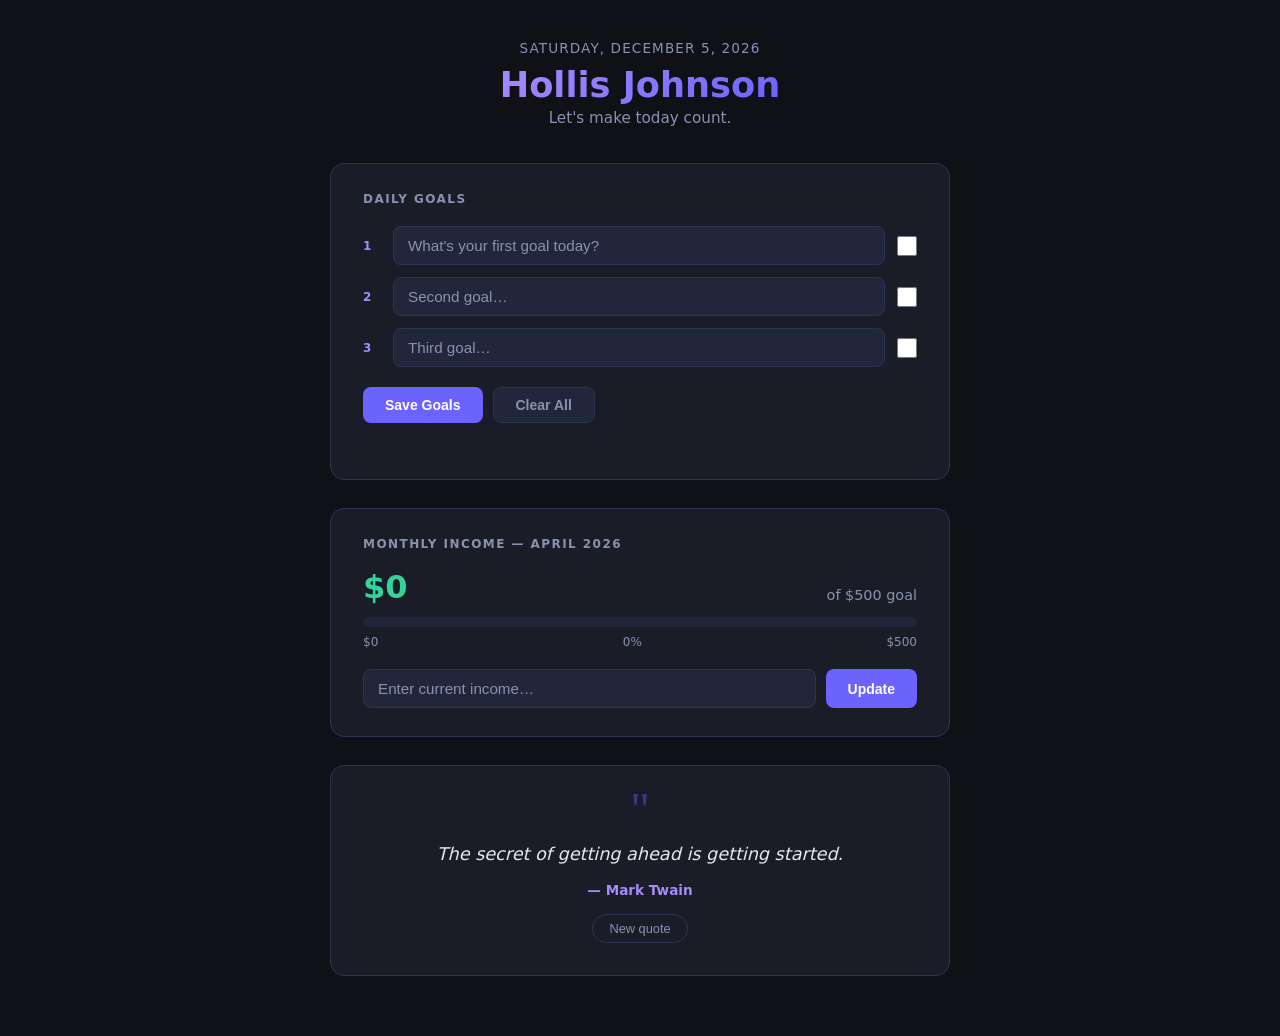
<file: dashboard.html>
<!DOCTYPE html>
<html lang="en">
<head>
  <meta charset="UTF-8" />
  <meta name="viewport" content="width=device-width, initial-scale=1.0" />
  <title>Hollis Johnson — Dashboard</title>
  <style>
    *, *::before, *::after { box-sizing: border-box; margin: 0; padding: 0; }

    :root {
      --bg: #0f1117;
      --surface: #1a1d27;
      --surface2: #22263a;
      --border: #2e3354;
      --accent: #6c63ff;
      --accent2: #a78bfa;
      --green: #34d399;
      --text: #e2e8f0;
      --muted: #8892b0;
      --radius: 14px;
    }

    body {
      background: var(--bg);
      color: var(--text);
      font-family: 'Segoe UI', system-ui, sans-serif;
      min-height: 100vh;
      display: flex;
      flex-direction: column;
      align-items: center;
      padding: 40px 20px 60px;
      gap: 28px;
    }

    /* ── Header ── */
    header {
      text-align: center;
      padding-bottom: 8px;
    }
    header .date {
      font-size: 0.85rem;
      color: var(--muted);
      letter-spacing: 0.08em;
      text-transform: uppercase;
      margin-bottom: 8px;
    }
    header h1 {
      font-size: 2.2rem;
      font-weight: 700;
      background: linear-gradient(135deg, var(--accent2), var(--accent));
      -webkit-background-clip: text;
      -webkit-text-fill-color: transparent;
      background-clip: text;
    }
    header p.tagline {
      color: var(--muted);
      font-size: 0.95rem;
      margin-top: 4px;
    }

    /* ── Cards ── */
    .card {
      background: var(--surface);
      border: 1px solid var(--border);
      border-radius: var(--radius);
      padding: 28px 32px;
      width: 100%;
      max-width: 620px;
    }
    .card h2 {
      font-size: 0.75rem;
      letter-spacing: 0.12em;
      text-transform: uppercase;
      color: var(--muted);
      margin-bottom: 20px;
    }

    /* ── Goals ── */
    .goals-list {
      display: flex;
      flex-direction: column;
      gap: 12px;
    }
    .goal-item {
      display: flex;
      align-items: center;
      gap: 12px;
    }
    .goal-number {
      font-size: 0.75rem;
      font-weight: 700;
      color: var(--accent2);
      width: 18px;
      flex-shrink: 0;
    }
    .goal-input {
      flex: 1;
      background: var(--surface2);
      border: 1px solid var(--border);
      border-radius: 8px;
      color: var(--text);
      font-size: 0.95rem;
      padding: 10px 14px;
      outline: none;
      transition: border-color 0.2s;
    }
    .goal-input::placeholder { color: var(--muted); }
    .goal-input:focus { border-color: var(--accent); }
    .goal-checkbox {
      width: 20px;
      height: 20px;
      accent-color: var(--accent);
      cursor: pointer;
      flex-shrink: 0;
    }
    .goal-input.done {
      text-decoration: line-through;
      color: var(--muted);
    }

    .goals-actions {
      display: flex;
      gap: 10px;
      margin-top: 20px;
    }
    .btn {
      padding: 9px 22px;
      border-radius: 8px;
      font-size: 0.875rem;
      font-weight: 600;
      cursor: pointer;
      border: none;
      transition: opacity 0.15s, transform 0.1s;
    }
    .btn:active { transform: scale(0.97); }
    .btn-primary {
      background: var(--accent);
      color: #fff;
    }
    .btn-primary:hover { opacity: 0.88; }
    .btn-ghost {
      background: var(--surface2);
      color: var(--muted);
      border: 1px solid var(--border);
    }
    .btn-ghost:hover { color: var(--text); }

    .save-status {
      font-size: 0.8rem;
      color: var(--green);
      margin-top: 10px;
      min-height: 18px;
      transition: opacity 0.3s;
    }

    /* ── Income Tracker ── */
    .income-display {
      display: flex;
      justify-content: space-between;
      align-items: flex-end;
      margin-bottom: 14px;
    }
    .income-current {
      font-size: 2rem;
      font-weight: 700;
      color: var(--green);
      line-height: 1;
    }
    .income-goal {
      font-size: 0.9rem;
      color: var(--muted);
    }

    .progress-track {
      background: var(--surface2);
      border-radius: 99px;
      height: 10px;
      overflow: hidden;
    }
    .progress-fill {
      height: 100%;
      border-radius: 99px;
      background: linear-gradient(90deg, var(--accent), var(--green));
      transition: width 0.5s ease;
    }
    .progress-labels {
      display: flex;
      justify-content: space-between;
      font-size: 0.75rem;
      color: var(--muted);
      margin-top: 8px;
    }

    .income-input-row {
      display: flex;
      gap: 10px;
      margin-top: 20px;
    }
    .income-input {
      flex: 1;
      background: var(--surface2);
      border: 1px solid var(--border);
      border-radius: 8px;
      color: var(--text);
      font-size: 0.95rem;
      padding: 10px 14px;
      outline: none;
      transition: border-color 0.2s;
    }
    .income-input::placeholder { color: var(--muted); }
    .income-input:focus { border-color: var(--accent); }

    /* ── Quote ── */
    .quote-card {
      text-align: center;
      padding: 32px;
    }
    .quote-mark {
      font-size: 3rem;
      line-height: 0.5;
      color: var(--accent);
      opacity: 0.4;
      font-family: Georgia, serif;
    }
    .quote-text {
      font-size: 1.1rem;
      color: var(--text);
      line-height: 1.7;
      font-style: italic;
      margin: 18px 0 12px;
    }
    .quote-author {
      font-size: 0.85rem;
      color: var(--accent2);
      font-weight: 600;
    }
    .quote-refresh {
      margin-top: 16px;
      background: none;
      border: 1px solid var(--border);
      color: var(--muted);
      font-size: 0.8rem;
      padding: 6px 16px;
      border-radius: 99px;
      cursor: pointer;
      transition: color 0.2s, border-color 0.2s;
    }
    .quote-refresh:hover { color: var(--text); border-color: var(--accent); }
  </style>
</head>
<body>

  <!-- Header -->
  <header>
    <div class="date" id="date-display"></div>
    <h1>Hollis Johnson</h1>
    <p class="tagline">Let's make today count.</p>
  </header>

  <!-- Daily Goals -->
  <section class="card" aria-label="Daily Goals">
    <h2>Daily Goals</h2>
    <div class="goals-list">
      <div class="goal-item">
        <span class="goal-number">1</span>
        <input class="goal-input" type="text" id="goal1" placeholder="What's your first goal today?" />
        <input class="goal-checkbox" type="checkbox" id="check1" title="Mark complete" />
      </div>
      <div class="goal-item">
        <span class="goal-number">2</span>
        <input class="goal-input" type="text" id="goal2" placeholder="Second goal…" />
        <input class="goal-checkbox" type="checkbox" id="check2" title="Mark complete" />
      </div>
      <div class="goal-item">
        <span class="goal-number">3</span>
        <input class="goal-input" type="text" id="goal3" placeholder="Third goal…" />
        <input class="goal-checkbox" type="checkbox" id="check3" title="Mark complete" />
      </div>
    </div>
    <div class="goals-actions">
      <button class="btn btn-primary" onclick="saveGoals()">Save Goals</button>
      <button class="btn btn-ghost" onclick="clearGoals()">Clear All</button>
    </div>
    <div class="save-status" id="save-status"></div>
  </section>

  <!-- Income Tracker -->
  <section class="card" aria-label="Income Tracker">
    <h2>Monthly Income — April 2026</h2>
    <div class="income-display">
      <span class="income-current" id="income-display">$0</span>
      <span class="income-goal">of $500 goal</span>
    </div>
    <div class="progress-track">
      <div class="progress-fill" id="progress-fill" style="width:0%"></div>
    </div>
    <div class="progress-labels">
      <span>$0</span>
      <span id="pct-label">0%</span>
      <span>$500</span>
    </div>
    <div class="income-input-row">
      <input class="income-input" type="number" id="income-input" min="0" max="9999" placeholder="Enter current income…" />
      <button class="btn btn-primary" onclick="updateIncome()">Update</button>
    </div>
  </section>

  <!-- Quote -->
  <section class="card quote-card" aria-label="Motivational Quote">
    <div class="quote-mark">"</div>
    <p class="quote-text" id="quote-text"></p>
    <p class="quote-author" id="quote-author"></p>
    <button class="quote-refresh" onclick="nextQuote()">New quote</button>
  </section>

  <script>
    // ── Date ──────────────────────────────────────────────
    const days = ['Sunday','Monday','Tuesday','Wednesday','Thursday','Friday','Saturday'];
    const months = ['January','February','March','April','May','June','July','August','September','October','November','December'];
    const now = new Date();
    document.getElementById('date-display').textContent =
      `${days[now.getDay()]}, ${months[now.getMonth()]} ${now.getDate()}, ${now.getFullYear()}`;

    // ── Goals ─────────────────────────────────────────────
    const TODAY = `goals_${now.toISOString().slice(0,10)}`;

    function loadGoals() {
      const saved = JSON.parse(localStorage.getItem(TODAY) || '{}');
      [1,2,3].forEach(n => {
        const input = document.getElementById(`goal${n}`);
        const check = document.getElementById(`check${n}`);
        input.value = saved[`goal${n}`] || '';
        check.checked = saved[`check${n}`] || false;
        input.classList.toggle('done', check.checked);
      });
    }

    function saveGoals() {
      const data = {};
      [1,2,3].forEach(n => {
        data[`goal${n}`] = document.getElementById(`goal${n}`).value;
        data[`check${n}`] = document.getElementById(`check${n}`).checked;
      });
      localStorage.setItem(TODAY, JSON.stringify(data));
      const status = document.getElementById('save-status');
      status.textContent = 'Goals saved!';
      setTimeout(() => { status.textContent = ''; }, 2200);
    }

    function clearGoals() {
      [1,2,3].forEach(n => {
        document.getElementById(`goal${n}`).value = '';
        document.getElementById(`check${n}`).checked = false;
        document.getElementById(`goal${n}`).classList.remove('done');
      });
      localStorage.removeItem(TODAY);
    }

    [1,2,3].forEach(n => {
      document.getElementById(`check${n}`).addEventListener('change', function() {
        document.getElementById(`goal${n}`).classList.toggle('done', this.checked);
        saveGoals();
      });
    });

    loadGoals();

    // ── Income ────────────────────────────────────────────
    const INCOME_KEY = `income_${now.toISOString().slice(0,7)}`;
    const GOAL = 500;

    function renderIncome(val) {
      const pct = Math.min(100, Math.round((val / GOAL) * 100));
      document.getElementById('income-display').textContent = `$${val.toLocaleString()}`;
      document.getElementById('progress-fill').style.width = pct + '%';
      document.getElementById('pct-label').textContent = pct + '%';
    }

    function updateIncome() {
      const raw = parseFloat(document.getElementById('income-input').value);
      if (isNaN(raw) || raw < 0) return;
      localStorage.setItem(INCOME_KEY, raw);
      renderIncome(raw);
    }

    const savedIncome = parseFloat(localStorage.getItem(INCOME_KEY) || '0');
    document.getElementById('income-input').value = savedIncome || '';
    renderIncome(savedIncome);

    // ── Quotes ────────────────────────────────────────────
    const quotes = [
      { text: "The secret of getting ahead is getting started.", author: "Mark Twain" },
      { text: "Don't watch the clock; do what it does. Keep going.", author: "Sam Levenson" },
      { text: "You don't have to be great to start, but you have to start to be great.", author: "Zig Ziglar" },
      { text: "Success is the sum of small efforts, repeated day in and day out.", author: "Robert Collier" },
      { text: "It always seems impossible until it's done.", author: "Nelson Mandela" },
      { text: "Believe you can and you're halfway there.", author: "Theodore Roosevelt" },
      { text: "The harder you work for something, the greater you'll feel when you achieve it.", author: "Unknown" },
      { text: "Push yourself, because no one else is going to do it for you.", author: "Unknown" },
      { text: "Great things never come from comfort zones.", author: "Unknown" },
      { text: "Dream it. Wish it. Do it.", author: "Unknown" },
    ];

    let quoteIndex = parseInt(localStorage.getItem('quoteIndex') || '0');

    function showQuote(idx) {
      const q = quotes[idx % quotes.length];
      document.getElementById('quote-text').textContent = q.text;
      document.getElementById('quote-author').textContent = `— ${q.author}`;
    }

    function nextQuote() {
      quoteIndex = (quoteIndex + 1) % quotes.length;
      localStorage.setItem('quoteIndex', quoteIndex);
      showQuote(quoteIndex);
    }

    showQuote(quoteIndex);
  </script>
</body>
</html>
</file>
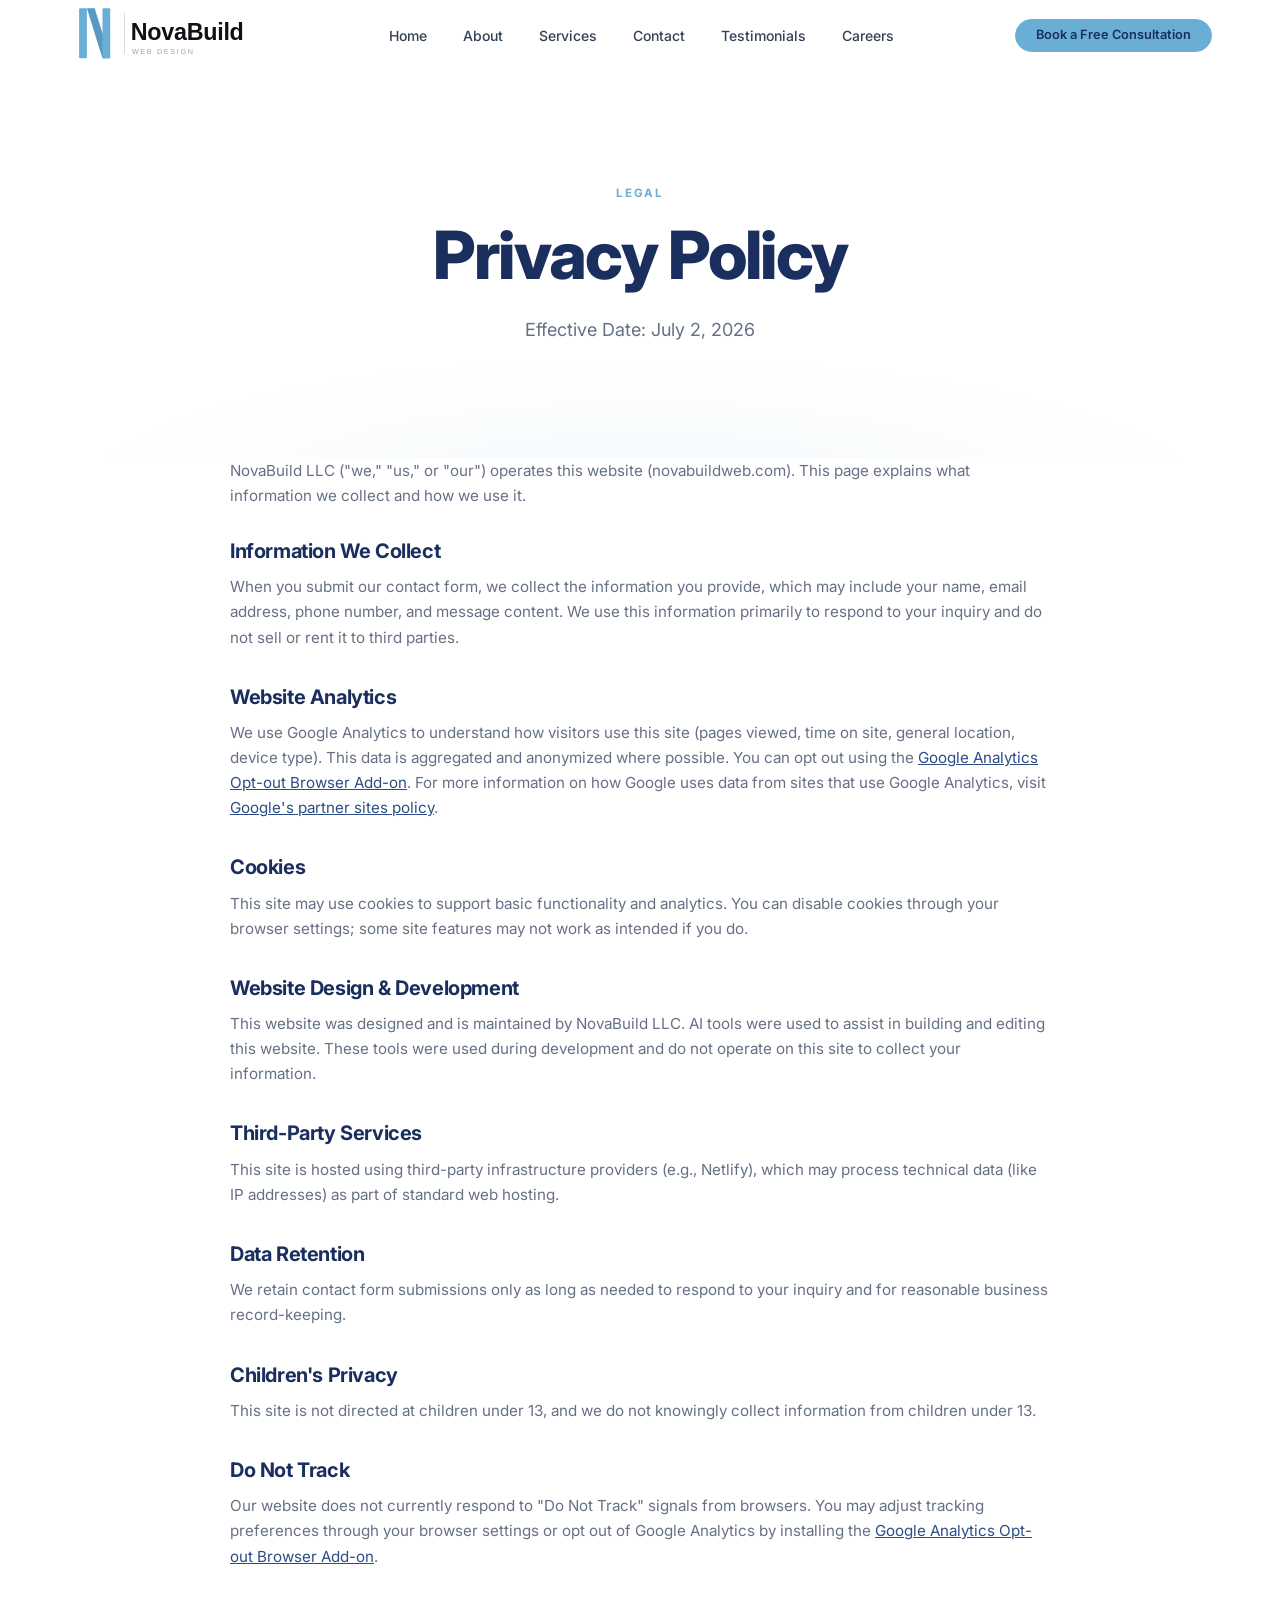
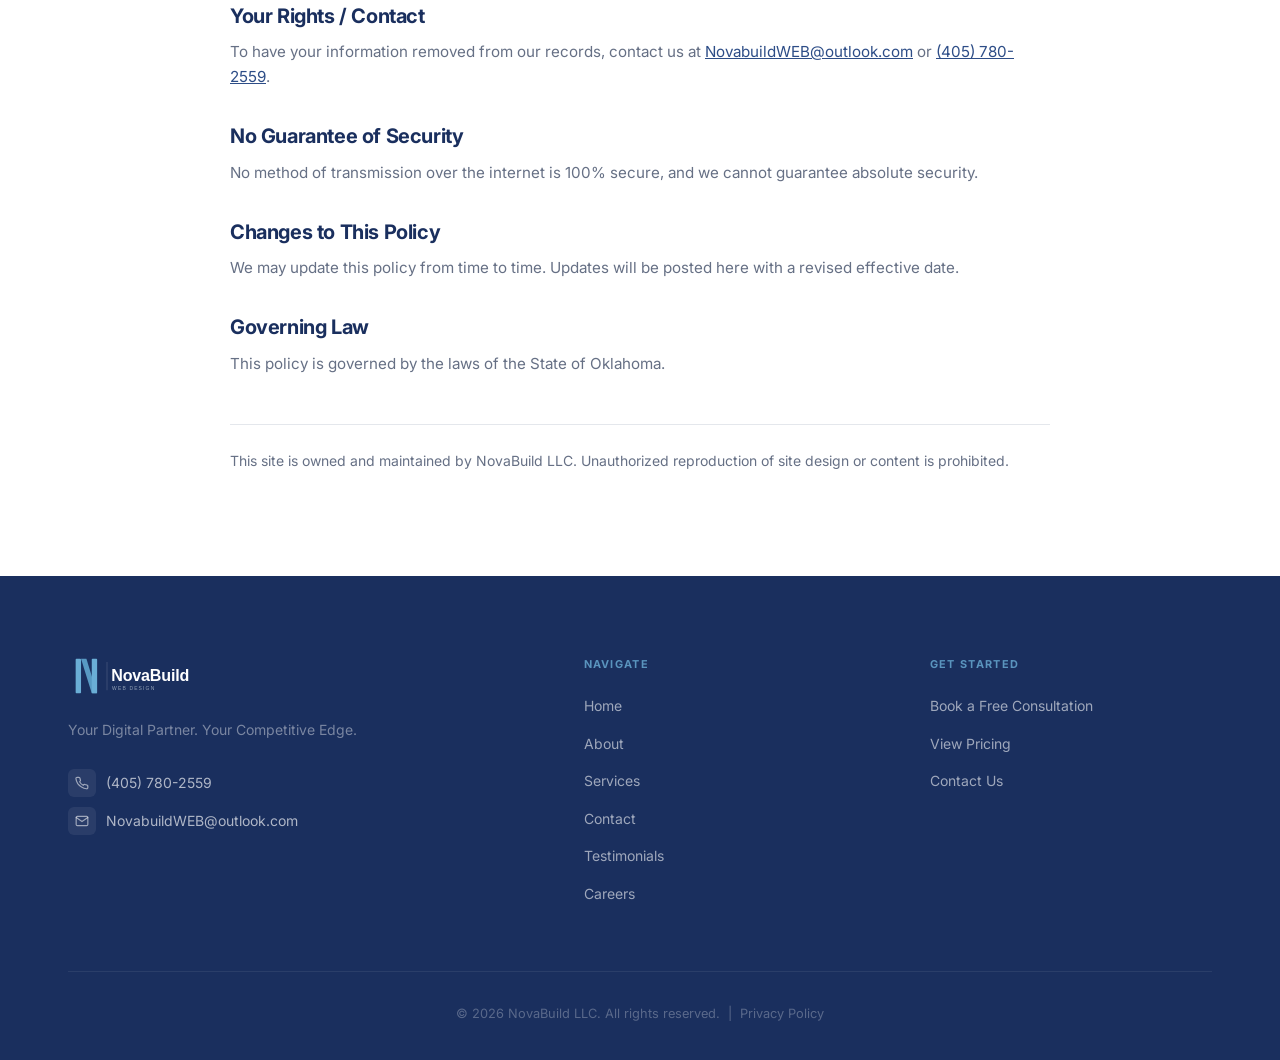
<file: privacy.html>
<!DOCTYPE html>
<html lang="en">
<head>
  <meta charset="UTF-8">
  <meta name="viewport" content="width=device-width, initial-scale=1.0">
  <title>NovaBuild | Privacy Policy</title>
  <meta name="description" content="Privacy Policy for NovaBuild LLC — what information we collect, how we use it, and your rights.">
  <meta name="robots" content="noindex">
  <link rel="icon" type="image/x-icon" href="favicon.ico" />
  <link rel="icon" type="image/png" sizes="32x32" href="favicon-32x32.png" />
  <link rel="icon" type="image/png" sizes="16x16" href="favicon-16x16.png" />
  <link rel="apple-touch-icon" sizes="180x180" href="apple-touch-icon.png" />
  <link rel="manifest" href="site.webmanifest" />
  <link rel="preconnect" href="https://fonts.googleapis.com">
  <link rel="preconnect" href="https://fonts.gstatic.com" crossorigin>
  <link href="https://fonts.googleapis.com/css2?family=Inter:ital,wght@0,300;0,400;0,500;0,600;0,700;0,800;1,400;1,700&display=swap" rel="stylesheet">
  <link rel="stylesheet" href="css/styles.css">
  <!-- Google tag (gtag.js) -->
  <script async src="https://www.googletagmanager.com/gtag/js?id=G-17FGVHYV53"></script>
  <script>
    window.dataLayer = window.dataLayer || [];
    function gtag(){dataLayer.push(arguments);}
    gtag('js', new Date());
    gtag('config', 'G-17FGVHYV53');
  </script>
</head>
<body>

  <!-- ═══ NAVIGATION ═══ -->
  <nav class="nav" id="nav" role="navigation" aria-label="Main navigation">
    <div class="nav-inner">
      <a href="index.html" class="nav-logo"><img src="images/logo.svg" alt="NovaBuild"></a>
      <ul class="nav-links" role="list">
        <li><a href="index.html">Home</a></li>
        <li><a href="about.html">About</a></li>
        <li><a href="services.html">Services</a></li>
        <li><a href="contact.html">Contact</a></li>
        <li><a href="testimonials.html">Testimonials</a></li>
        <li><a href="careers.html">Careers</a></li>
      </ul>
      <div class="nav-right">
        <a href="consultation.html" class="btn btn-gold btn-sm">Book a Free Consultation</a>
        <button class="hamburger" id="hamburger" aria-label="Toggle menu" aria-expanded="false">
          <span></span><span></span><span></span>
        </button>
      </div>
    </div>
  </nav>

  <!-- Mobile Menu -->
  <div class="mobile-menu" id="mobileMenu" role="dialog" aria-label="Mobile navigation">
    <a href="index.html">Home</a>
    <a href="about.html">About</a>
    <a href="services.html">Services</a>
    <a href="contact.html">Contact</a>
    <a href="testimonials.html">Testimonials</a>
    <a href="careers.html">Careers</a>
    <div class="mobile-menu-cta">
      <a href="consultation.html" class="btn btn-gold" style="width:100%;">Book a Free Consultation</a>
    </div>
  </div>

  <main>

    <!-- ═══ PAGE HERO ═══ -->
    <div class="page-hero">
      <p class="eyebrow fade-up">Legal</p>
      <h1 class="fade-up delay-1">Privacy Policy</h1>
      <p class="body-lg fade-up delay-2">Effective Date: July 2, 2026</p>
    </div>

    <!-- ═══ PRIVACY CONTENT ═══ -->
    <section class="section" style="padding-top:0;">
      <div class="container">
        <div class="fade-up delay-1" style="max-width:820px;margin:0 auto;">

          <p class="body-md" style="margin-bottom:32px;">
            NovaBuild LLC ("we," "us," or "our") operates this website (novabuildweb.com). This page explains what information we collect and how we use it.
          </p>

          <div class="privacy-section" style="margin-bottom:36px;">
            <h2 style="font-size:1.25rem;margin-bottom:12px;">Information We Collect</h2>
            <p class="body-md">
              When you submit our contact form, we collect the information you provide, which may include your name, email address, phone number, and message content. We use this information primarily to respond to your inquiry and do not sell or rent it to third parties.
            </p>
          </div>

          <div class="privacy-section" style="margin-bottom:36px;">
            <h2 style="font-size:1.25rem;margin-bottom:12px;">Website Analytics</h2>
            <p class="body-md">
              We use Google Analytics to understand how visitors use this site (pages viewed, time on site, general location, device type). This data is aggregated and anonymized where possible. You can opt out using the <a href="https://tools.google.com/dlpage/gaoptout" target="_blank" rel="noopener noreferrer" style="color:var(--navy-700);text-decoration:underline;">Google Analytics Opt-out Browser Add-on</a>. For more information on how Google uses data from sites that use Google Analytics, visit <a href="https://policies.google.com/technologies/partner-sites" target="_blank" rel="noopener" style="color:var(--navy-700);text-decoration:underline;">Google's partner sites policy</a>.
            </p>
          </div>

          <div class="privacy-section" style="margin-bottom:36px;">
            <h2 style="font-size:1.25rem;margin-bottom:12px;">Cookies</h2>
            <p class="body-md">
              This site may use cookies to support basic functionality and analytics. You can disable cookies through your browser settings; some site features may not work as intended if you do.
            </p>
          </div>

          <div class="privacy-section" style="margin-bottom:36px;">
            <h2 style="font-size:1.25rem;margin-bottom:12px;">Website Design &amp; Development</h2>
            <p class="body-md">
              This website was designed and is maintained by NovaBuild LLC. AI tools were used to assist in building and editing this website. These tools were used during development and do not operate on this site to collect your information.
            </p>
          </div>

          <div class="privacy-section" style="margin-bottom:36px;">
            <h2 style="font-size:1.25rem;margin-bottom:12px;">Third-Party Services</h2>
            <p class="body-md">
              This site is hosted using third-party infrastructure providers (e.g., Netlify), which may process technical data (like IP addresses) as part of standard web hosting.
            </p>
          </div>

          <div class="privacy-section" style="margin-bottom:36px;">
            <h2 style="font-size:1.25rem;margin-bottom:12px;">Data Retention</h2>
            <p class="body-md">
              We retain contact form submissions only as long as needed to respond to your inquiry and for reasonable business record-keeping.
            </p>
          </div>

          <div class="privacy-section" style="margin-bottom:36px;">
            <h2 style="font-size:1.25rem;margin-bottom:12px;">Children's Privacy</h2>
            <p class="body-md">
              This site is not directed at children under 13, and we do not knowingly collect information from children under 13.
            </p>
          </div>

          <div class="privacy-section" style="margin-bottom:36px;">
            <h2 style="font-size:1.25rem;margin-bottom:12px;">Do Not Track</h2>
            <p class="body-md">
              Our website does not currently respond to "Do Not Track" signals from browsers. You may adjust tracking preferences through your browser settings or opt out of Google Analytics by installing the <a href="https://tools.google.com/dlpage/gaoptout" target="_blank" rel="noopener" style="color:var(--navy-700);text-decoration:underline;">Google Analytics Opt-out Browser Add-on</a>.
            </p>
          </div>

          <div class="privacy-section" style="margin-bottom:36px;">
            <h2 style="font-size:1.25rem;margin-bottom:12px;">Your Rights / Contact</h2>
            <p class="body-md">
              To have your information removed from our records, contact us at <a href="mailto:NovabuildWEB@outlook.com" style="color:var(--navy-700);text-decoration:underline;">NovabuildWEB@outlook.com</a> or <a href="tel:4057802559" style="color:var(--navy-700);text-decoration:underline;">(405) 780-2559</a>.
            </p>
          </div>

          <div class="privacy-section" style="margin-bottom:36px;">
            <h2 style="font-size:1.25rem;margin-bottom:12px;">No Guarantee of Security</h2>
            <p class="body-md">
              No method of transmission over the internet is 100% secure, and we cannot guarantee absolute security.
            </p>
          </div>

          <div class="privacy-section" style="margin-bottom:36px;">
            <h2 style="font-size:1.25rem;margin-bottom:12px;">Changes to This Policy</h2>
            <p class="body-md">
              We may update this policy from time to time. Updates will be posted here with a revised effective date.
            </p>
          </div>

          <div class="privacy-section" style="margin-bottom:48px;">
            <h2 style="font-size:1.25rem;margin-bottom:12px;">Governing Law</h2>
            <p class="body-md">
              This policy is governed by the laws of the State of Oklahoma.
            </p>
          </div>

          <div style="border-top:1px solid var(--gray-200);padding-top:24px;">
            <p class="body-md" style="color:var(--gray-500);font-size:0.875rem;">
              This site is owned and maintained by NovaBuild LLC. Unauthorized reproduction of site design or content is prohibited.
            </p>
          </div>

        </div>
      </div>
    </section>

  </main>

  <!-- ═══ FOOTER ═══ -->
  <footer class="footer" role="contentinfo">
    <div class="container">
      <div class="footer-grid">
        <div class="footer-brand">
          <a href="#top" class="footer-logo"><img src="images/logo-dark.svg" alt="NovaBuild"></a>
          <p class="footer-tagline">Your Digital Partner. Your Competitive Edge.</p>
          <div class="footer-contact-item">
            <span class="footer-contact-icon" aria-hidden="true">
              <svg width="14" height="14" viewBox="0 0 24 24" fill="none" stroke="currentColor" stroke-width="2" stroke-linecap="round" stroke-linejoin="round"><path d="M22 16.92v3a2 2 0 0 1-2.18 2 19.79 19.79 0 0 1-8.63-3.07A19.5 19.5 0 0 1 4.69 13 19.79 19.79 0 0 1 1.61 4.45 2 2 0 0 1 3.6 2.25h3a2 2 0 0 1 2 1.72c.127.96.361 1.903.7 2.81a2 2 0 0 1-.45 2.11L7.91 9.91a16 16 0 0 0 6.06 6.06l.92-.92a2 2 0 0 1 2.11-.45c.907.339 1.85.573 2.81.7A2 2 0 0 1 21.75 17.5z"/></svg>
            </span>
            <a href="tel:4057802559">(405) 780-2559</a>
          </div>
          <div class="footer-contact-item">
            <span class="footer-contact-icon" aria-hidden="true">
              <svg width="14" height="14" viewBox="0 0 24 24" fill="none" stroke="currentColor" stroke-width="2" stroke-linecap="round" stroke-linejoin="round"><path d="M4 4h16c1.1 0 2 .9 2 2v12c0 1.1-.9 2-2 2H4c-1.1 0-2-.9-2-2V6c0-1.1.9-2 2-2z"/><polyline points="22,6 12,13 2,6"/></svg>
            </span>
            <a href="mailto:NovabuildWEB@outlook.com">NovabuildWEB@outlook.com</a>
          </div>
        </div>

        <div>
          <p class="footer-heading">Navigate</p>
          <ul class="footer-links">
            <li><a href="index.html">Home</a></li>
            <li><a href="about.html">About</a></li>
            <li><a href="services.html">Services</a></li>
            <li><a href="contact.html">Contact</a></li>
            <li><a href="testimonials.html">Testimonials</a></li>
            <li><a href="careers.html">Careers</a></li>
          </ul>
        </div>

        <div>
          <p class="footer-heading">Get Started</p>
          <ul class="footer-links">
            <li><a href="consultation.html">Book a Free Consultation</a></li>
            <li><a href="services.html">View Pricing</a></li>
            <li><a href="contact.html">Contact Us</a></li>
          </ul>
        </div>
      </div>

      <div class="footer-bottom">
        <p>&copy; 2026 NovaBuild LLC. All rights reserved. &nbsp;|&nbsp; <a href="privacy.html">Privacy Policy</a></p>
      </div>
    </div>
  </footer>

  <script src="js/main.js"></script>
</body>
</html>
</file>
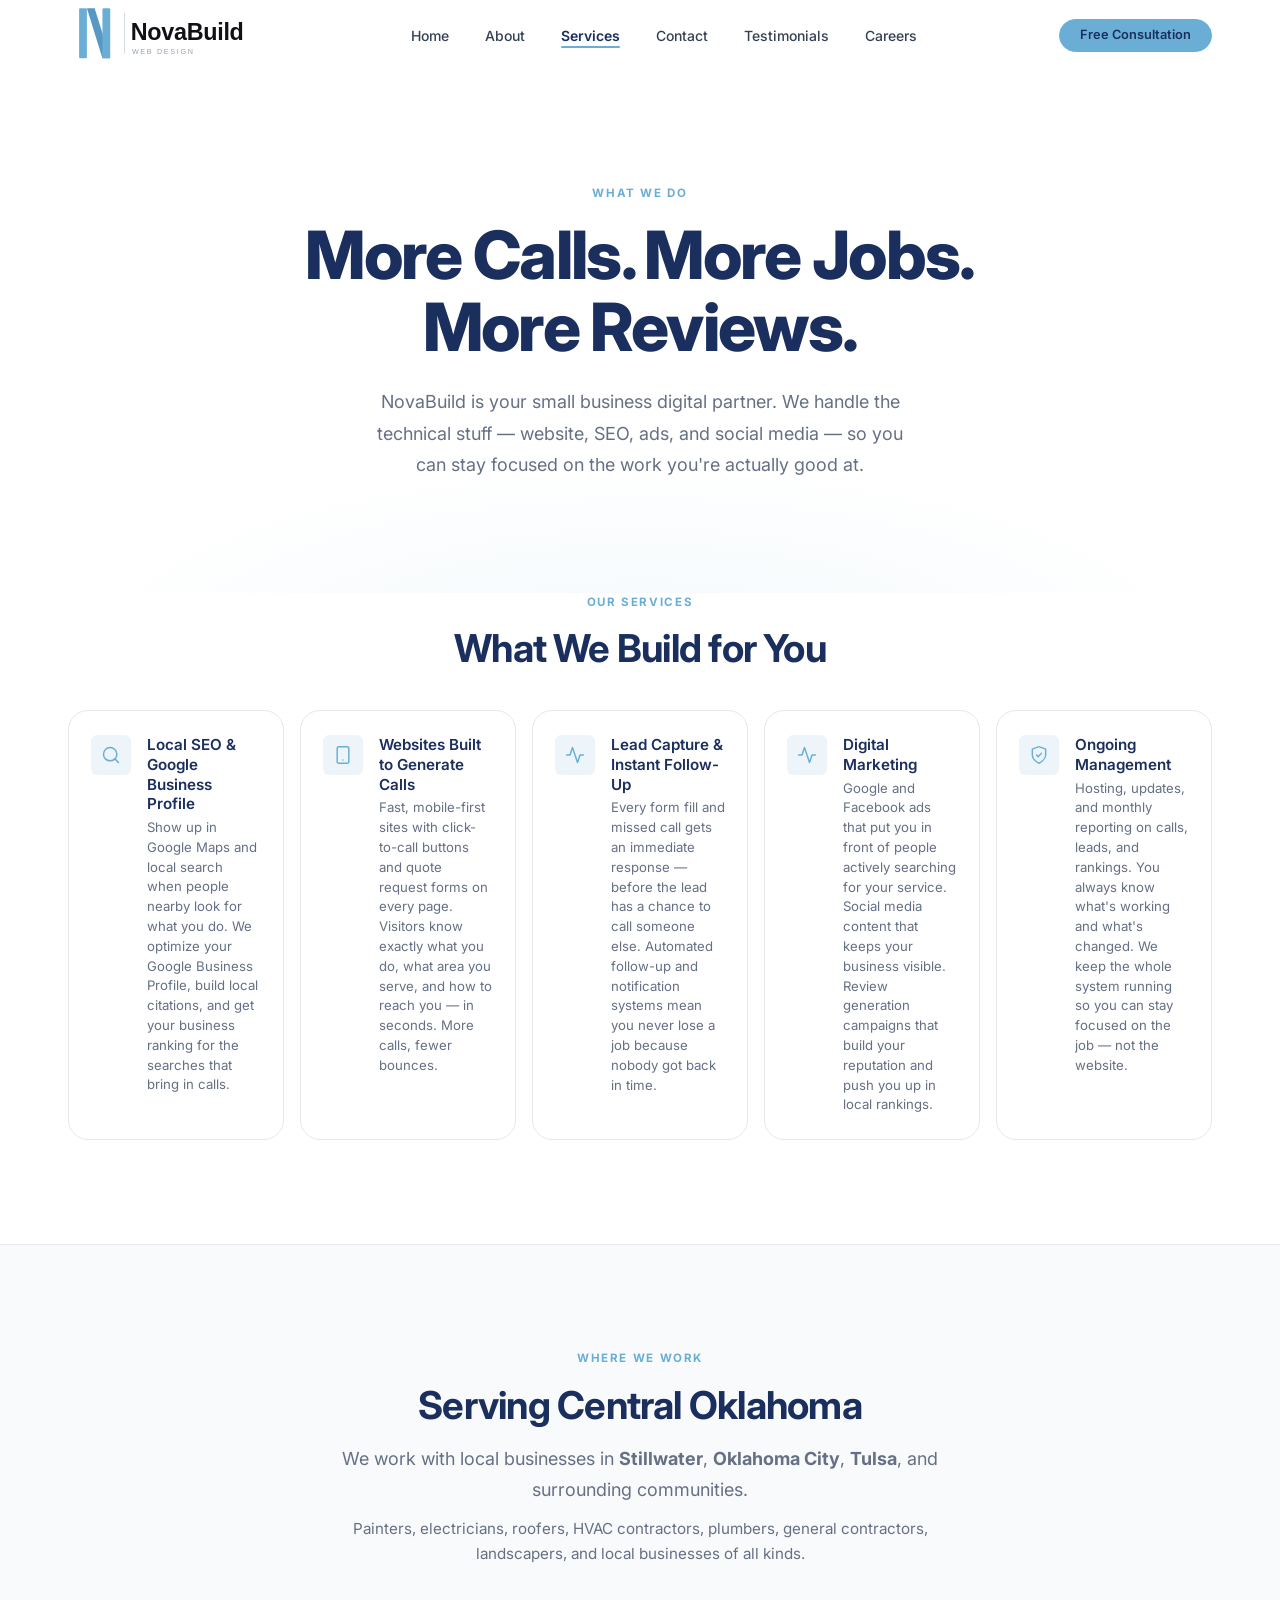
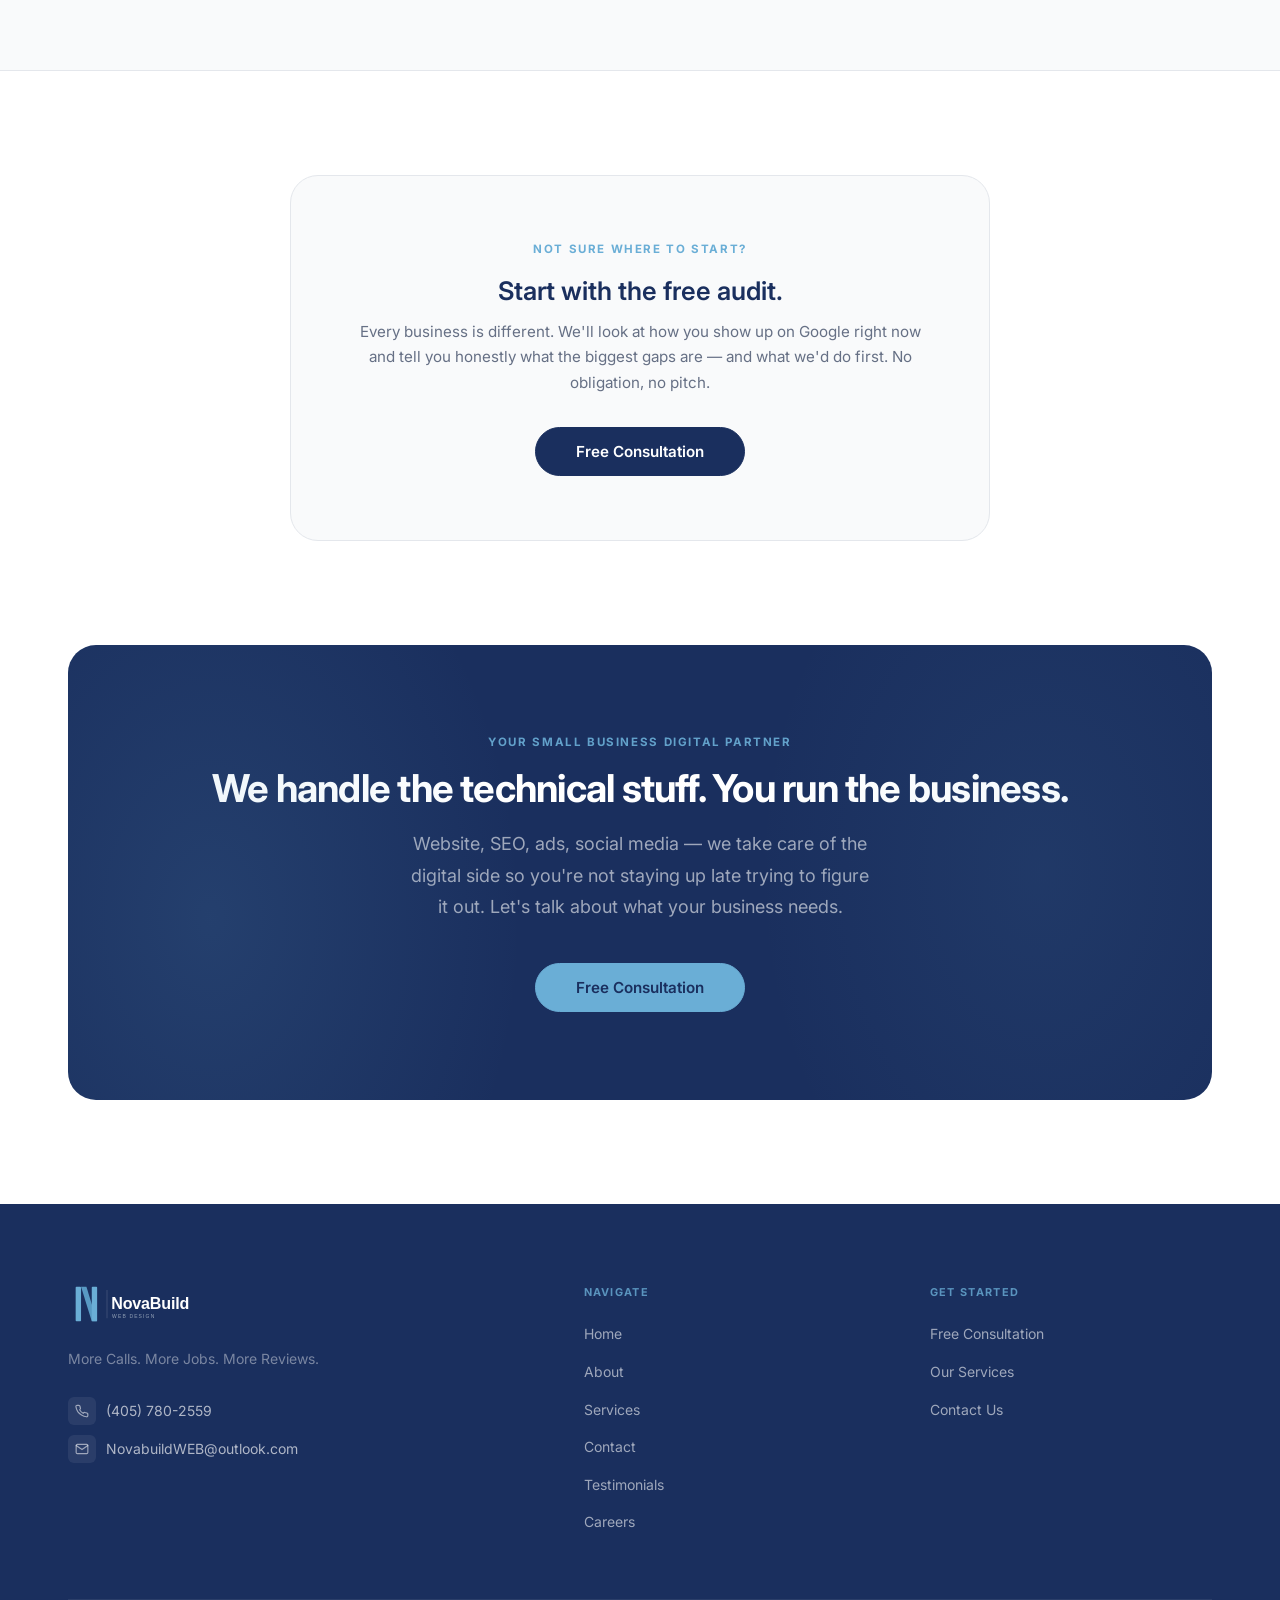
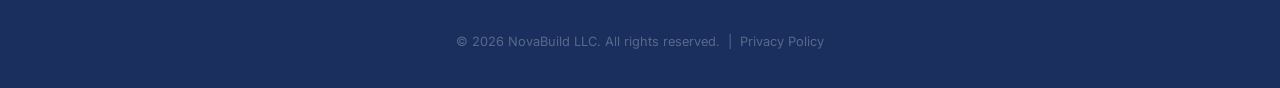
<file: services.html>
<!DOCTYPE html>
<html lang="en">
<head>
  <meta charset="UTF-8">
  <!-- TODO: add Google Search Console verification meta tag here -->
  <meta name="viewport" content="width=device-width, initial-scale=1.0">
  <title>NovaBuild | Services | Local SEO, Web Design &amp; Lead Generation | Stillwater, OKC &amp; Tulsa</title>
  <meta name="description" content="NovaBuild offers local SEO, websites built for lead generation, lead capture and follow-up, digital marketing, and ongoing management for trades and local businesses in Stillwater, Oklahoma City, and Tulsa.">
  <meta property="og:type" content="website">
  <meta property="og:url" content="https://novabuildweb.com/services">
  <meta property="og:title" content="NovaBuild | Services | Local SEO, Web Design &amp; Lead Generation | Stillwater, OKC &amp; Tulsa">
  <meta property="og:description" content="NovaBuild offers local SEO, websites built for lead generation, lead capture and follow-up, digital marketing, and ongoing management for trades and local businesses in Stillwater, Oklahoma City, and Tulsa.">
  <link rel="preconnect" href="https://fonts.googleapis.com">
  <link rel="preconnect" href="https://fonts.gstatic.com" crossorigin>
  <link href="https://fonts.googleapis.com/css2?family=Inter:ital,wght@0,300;0,400;0,500;0,600;0,700;0,800;1,400;1,700&display=swap" rel="stylesheet">
  <link rel="stylesheet" href="css/styles.css">
  <!-- Google tag (gtag.js) -->
  <script async src="https://www.googletagmanager.com/gtag/js?id=G-17FGVHYV53"></script>
  <script>
    window.dataLayer = window.dataLayer || [];
    function gtag(){dataLayer.push(arguments);}
    gtag('js', new Date());
    gtag('config', 'G-17FGVHYV53');
  </script>
</head>
<body>

  <!-- ═══ NAVIGATION ═══ -->
  <nav class="nav" id="nav">
    <div class="nav-inner">
      <a href="index.html" class="nav-logo"><img src="images/logo.svg" alt="NovaBuild"></a>
      <ul class="nav-links">
        <li><a href="index.html">Home</a></li>
        <li><a href="about.html">About</a></li>
        <li><a href="services.html">Services</a></li>
        <li><a href="contact.html">Contact</a></li>
        <li><a href="testimonials.html">Testimonials</a></li>
        <li><a href="careers.html">Careers</a></li>
      </ul>
      <div class="nav-right">
        <a href="consultation.html" class="btn btn-gold btn-sm">Free Consultation</a>
        <button class="hamburger" id="hamburger" aria-label="Toggle menu" aria-expanded="false">
          <span></span><span></span><span></span>
        </button>
      </div>
    </div>
  </nav>

  <div class="mobile-menu" id="mobileMenu">
    <a href="index.html">Home</a>
    <a href="about.html">About</a>
    <a href="services.html">Services</a>
    <a href="contact.html">Contact</a>
    <a href="testimonials.html">Testimonials</a>
    <a href="careers.html">Careers</a>
    <div class="mobile-menu-cta">
      <a href="consultation.html" class="btn btn-gold" style="width:100%;">Free Consultation</a>
    </div>
  </div>

  <main>

    <!-- ═══ PAGE HERO ═══ -->
    <div class="page-hero">
      <p class="eyebrow fade-up">What We Do</p>
      <h1 class="fade-up delay-1">More Calls. More Jobs.<br>More Reviews.</h1>
      <p class="body-lg fade-up delay-2">
        NovaBuild is your small business digital partner. We handle the technical stuff — website, SEO, ads, and social media — so you can stay focused on the work you're actually good at.
      </p>
    </div>

    <!-- ═══ SERVICES LIST ═══ -->
    <section class="section" style="padding-top:0;">
      <div class="container">
        <div class="section-header text-center mb-10">
          <p class="eyebrow mb-4 fade-up">Our Services</p>
          <h2 class="fade-up delay-1">What We Build for You</h2>
        </div>

        <div class="services-grid">

          <div class="service-item fade-up delay-1">
            <div class="service-icon" aria-hidden="true">
              <svg width="20" height="20" viewBox="0 0 24 24" fill="none" stroke="currentColor" stroke-width="1.75" stroke-linecap="round" stroke-linejoin="round">
                <circle cx="11" cy="11" r="8"/><line x1="21" y1="21" x2="16.65" y2="16.65"/>
              </svg>
            </div>
            <div class="service-text">
              <h3>Local SEO &amp; Google Business Profile</h3>
              <p>Show up in Google Maps and local search when people nearby look for what you do. We optimize your Google Business Profile, build local citations, and get your business ranking for the searches that bring in calls.</p>
            </div>
          </div>

          <div class="service-item fade-up delay-2">
            <div class="service-icon" aria-hidden="true">
              <svg width="20" height="20" viewBox="0 0 24 24" fill="none" stroke="currentColor" stroke-width="1.75" stroke-linecap="round" stroke-linejoin="round">
                <rect x="5" y="2" width="14" height="20" rx="2" ry="2"/>
                <line x1="12" y1="18" x2="12.01" y2="18"/>
              </svg>
            </div>
            <div class="service-text">
              <h3>Websites Built to Generate Calls</h3>
              <p>Fast, mobile-first sites with click-to-call buttons and quote request forms on every page. Visitors know exactly what you do, what area you serve, and how to reach you — in seconds. More calls, fewer bounces.</p>
            </div>
          </div>

          <div class="service-item fade-up delay-3">
            <div class="service-icon" aria-hidden="true">
              <svg width="20" height="20" viewBox="0 0 24 24" fill="none" stroke="currentColor" stroke-width="1.75" stroke-linecap="round" stroke-linejoin="round">
                <polyline points="22 12 18 12 15 21 9 3 6 12 2 12"/>
              </svg>
            </div>
            <div class="service-text">
              <h3>Lead Capture &amp; Instant Follow-Up</h3>
              <p>Every form fill and missed call gets an immediate response — before the lead has a chance to call someone else. Automated follow-up and notification systems mean you never lose a job because nobody got back in time.</p>
            </div>
          </div>

          <div class="service-item fade-up delay-1">
            <div class="service-icon" aria-hidden="true">
              <svg width="20" height="20" viewBox="0 0 24 24" fill="none" stroke="currentColor" stroke-width="1.75" stroke-linecap="round" stroke-linejoin="round">
                <path d="M22 12h-4l-3 9L9 3l-3 9H2"/>
              </svg>
            </div>
            <div class="service-text">
              <h3>Digital Marketing</h3>
              <p>Google and Facebook ads that put you in front of people actively searching for your service. Social media content that keeps your business visible. Review generation campaigns that build your reputation and push you up in local rankings.</p>
            </div>
          </div>

          <div class="service-item fade-up delay-2">
            <div class="service-icon" aria-hidden="true">
              <svg width="20" height="20" viewBox="0 0 24 24" fill="none" stroke="currentColor" stroke-width="1.75" stroke-linecap="round" stroke-linejoin="round">
                <path d="M12 22s8-4 8-10V5l-8-3-8 3v7c0 6 8 10 8 10z"/>
                <polyline points="9 12 11 14 15 10"/>
              </svg>
            </div>
            <div class="service-text">
              <h3>Ongoing Management</h3>
              <p>Hosting, updates, and monthly reporting on calls, leads, and rankings. You always know what's working and what's changed. We keep the whole system running so you can stay focused on the job — not the website.</p>
            </div>
          </div>

        </div>
      </div>
    </section>

    <!-- ═══ SERVICE AREA ═══ -->
    <section class="section" style="background:var(--gray-50);border-top:1px solid var(--gray-200);border-bottom:1px solid var(--gray-200);">
      <div class="container">
        <div class="section-header text-center">
          <p class="eyebrow mb-4 fade-up">Where We Work</p>
          <h2 class="fade-up delay-1">Serving Central Oklahoma</h2>
          <p class="body-lg fade-up delay-2" style="margin-top:16px;">
            We work with local businesses in <strong>Stillwater</strong>, <strong>Oklahoma City</strong>,
            <strong>Tulsa</strong>, and surrounding communities.
          </p>
          <p class="body-md fade-up delay-3" style="margin-top:10px;">
            Painters, electricians, roofers, HVAC contractors, plumbers, general contractors,
            landscapers, and local businesses of all kinds.
          </p>
        </div>
      </div>
    </section>

    <!-- ═══ NOT SURE SECTION ═══ -->
    <section class="section">
      <div class="container">
        <div class="consult-prompt fade-up" style="max-width:700px;margin:0 auto;">
          <p class="eyebrow mb-4">Not Sure Where to Start?</p>
          <h3>Start with the free audit.</h3>
          <p class="body-md">
            Every business is different. We'll look at how you show up on Google right now
            and tell you honestly what the biggest gaps are — and what we'd do first.
            No obligation, no pitch.
          </p>
          <div style="margin-top:32px;">
            <a href="consultation.html" class="btn btn-primary btn-lg">Free Consultation</a>
          </div>
        </div>
      </div>
    </section>

    <!-- ═══ CTA BANNER ═══ -->
    <section class="section" style="padding-top:0;">
      <div class="container">
        <div class="cta-banner fade-up">
          <p class="eyebrow">Your Small Business Digital Partner</p>
          <h2 style="color:#ffffff;">We handle the technical stuff. You run the business.</h2>
          <p class="body-lg">
            Website, SEO, ads, social media — we take care of the digital side so you're not staying up late trying to figure it out. Let's talk about what your business needs.
          </p>
          <a href="consultation.html" class="btn btn-gold btn-lg">Free Consultation</a>
        </div>
      </div>
    </section>

  </main>

  <!-- ═══ FOOTER ═══ -->
  <footer class="footer">
    <div class="container">
      <div class="footer-grid">
        <div class="footer-brand">
          <a href="#top" class="footer-logo"><img src="images/logo-dark.svg" alt="NovaBuild"></a>
          <p class="footer-tagline">More Calls. More Jobs. More Reviews.</p>
          <div class="footer-contact-item">
            <span class="footer-contact-icon">
              <svg width="14" height="14" viewBox="0 0 24 24" fill="none" stroke="currentColor" stroke-width="2" stroke-linecap="round" stroke-linejoin="round"><path d="M22 16.92v3a2 2 0 0 1-2.18 2 19.79 19.79 0 0 1-8.63-3.07A19.5 19.5 0 0 1 4.69 13 19.79 19.79 0 0 1 1.61 4.45 2 2 0 0 1 3.6 2.25h3a2 2 0 0 1 2 1.72c.127.96.361 1.903.7 2.81a2 2 0 0 1-.45 2.11L7.91 9.91a16 16 0 0 0 6.06 6.06l.92-.92a2 2 0 0 1 2.11-.45c.907.339 1.85.573 2.81.7A2 2 0 0 1 21.75 17.5z"/></svg>
            </span>
            <a href="tel:4057802559">(405) 780-2559</a>
          </div>
          <div class="footer-contact-item">
            <span class="footer-contact-icon">
              <svg width="14" height="14" viewBox="0 0 24 24" fill="none" stroke="currentColor" stroke-width="2" stroke-linecap="round" stroke-linejoin="round"><path d="M4 4h16c1.1 0 2 .9 2 2v12c0 1.1-.9 2-2 2H4c-1.1 0-2-.9-2-2V6c0-1.1.9-2 2-2z"/><polyline points="22,6 12,13 2,6"/></svg>
            </span>
            <a href="mailto:NovabuildWEB@outlook.com">NovabuildWEB@outlook.com</a>
          </div>
        </div>
        <div>
          <p class="footer-heading">Navigate</p>
          <ul class="footer-links">
            <li><a href="index.html">Home</a></li>
            <li><a href="about.html">About</a></li>
            <li><a href="services.html">Services</a></li>
            <li><a href="contact.html">Contact</a></li>
            <li><a href="testimonials.html">Testimonials</a></li>
            <li><a href="careers.html">Careers</a></li>
          </ul>
        </div>
        <div>
          <p class="footer-heading">Get Started</p>
          <ul class="footer-links">
            <li><a href="consultation.html">Free Consultation</a></li>
            <li><a href="services.html">Our Services</a></li>
            <li><a href="contact.html">Contact Us</a></li>
          </ul>
        </div>
      </div>
      <div class="footer-bottom">
        <p>&copy; 2026 NovaBuild LLC. All rights reserved. &nbsp;|&nbsp; <a href="privacy.html">Privacy Policy</a></p>
      </div>
    </div>
  </footer>

  <script src="js/main.js"></script>
</body>
</html>
</file>
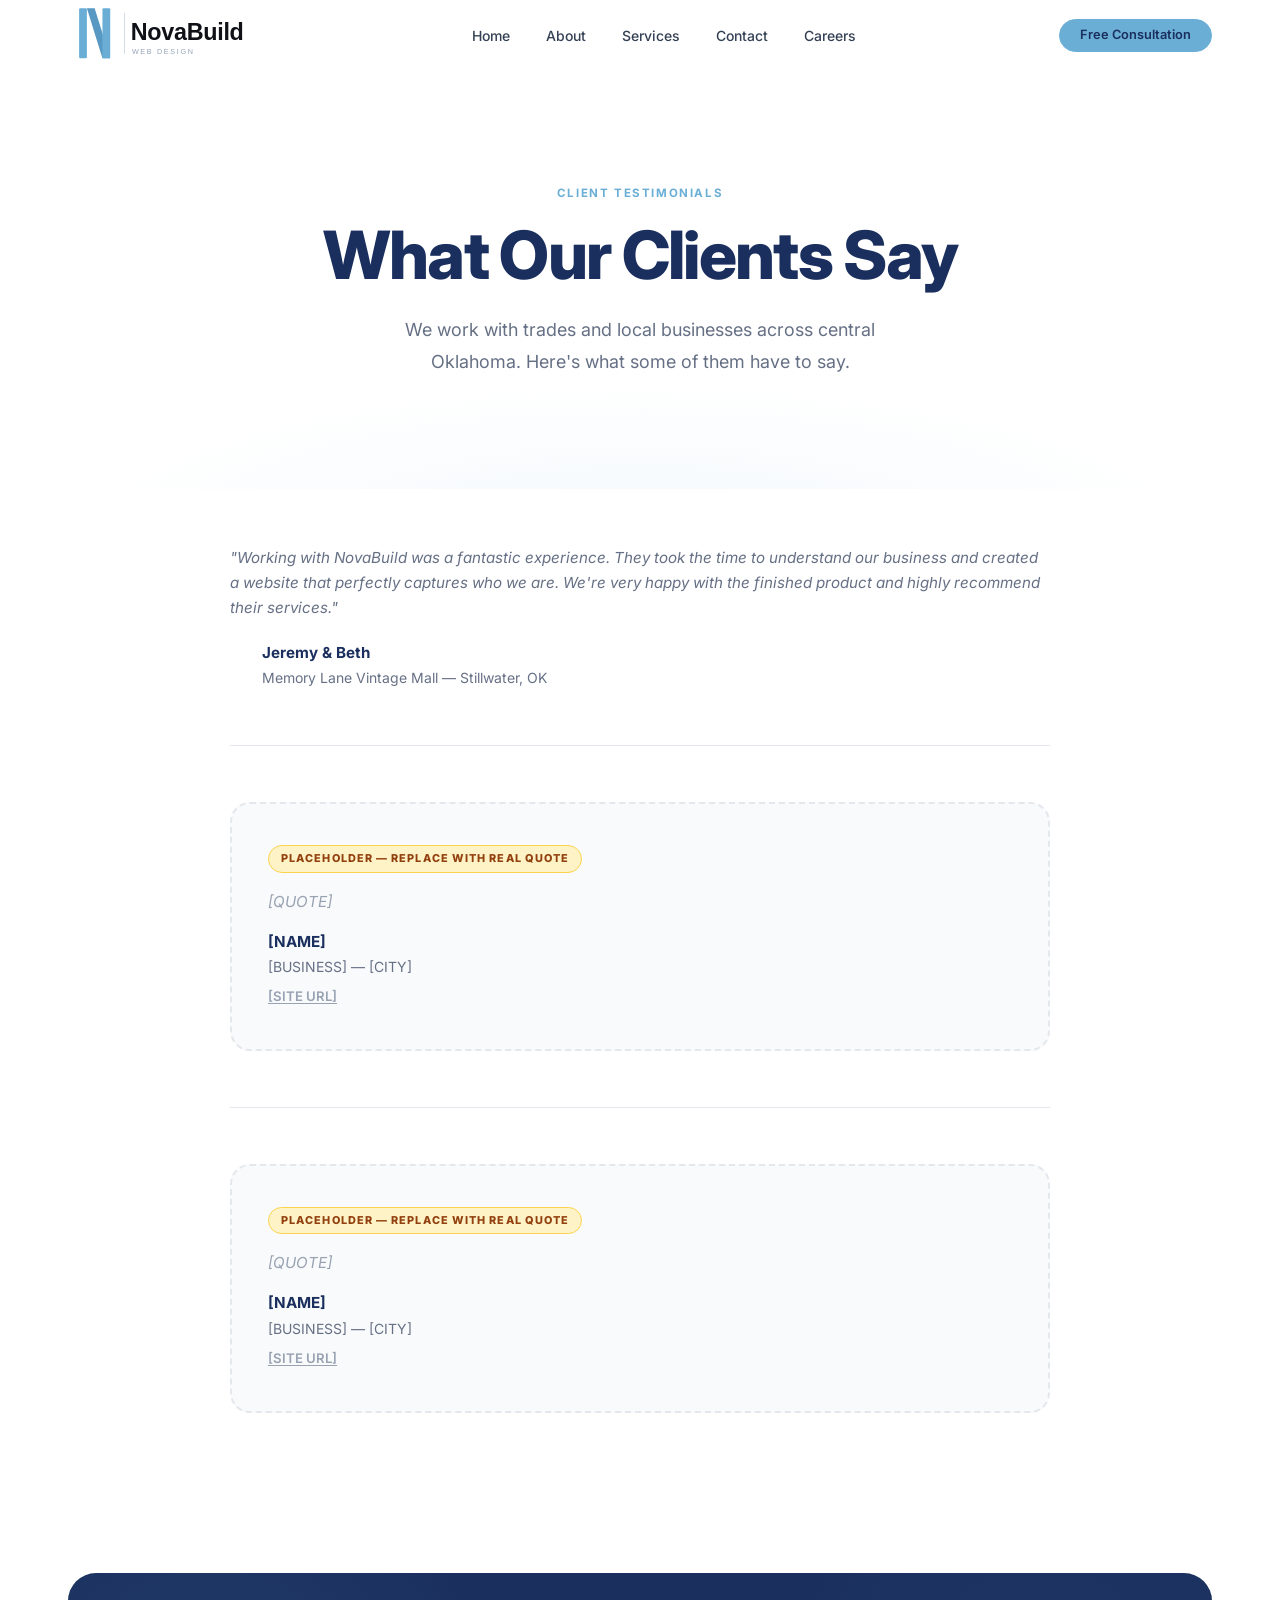
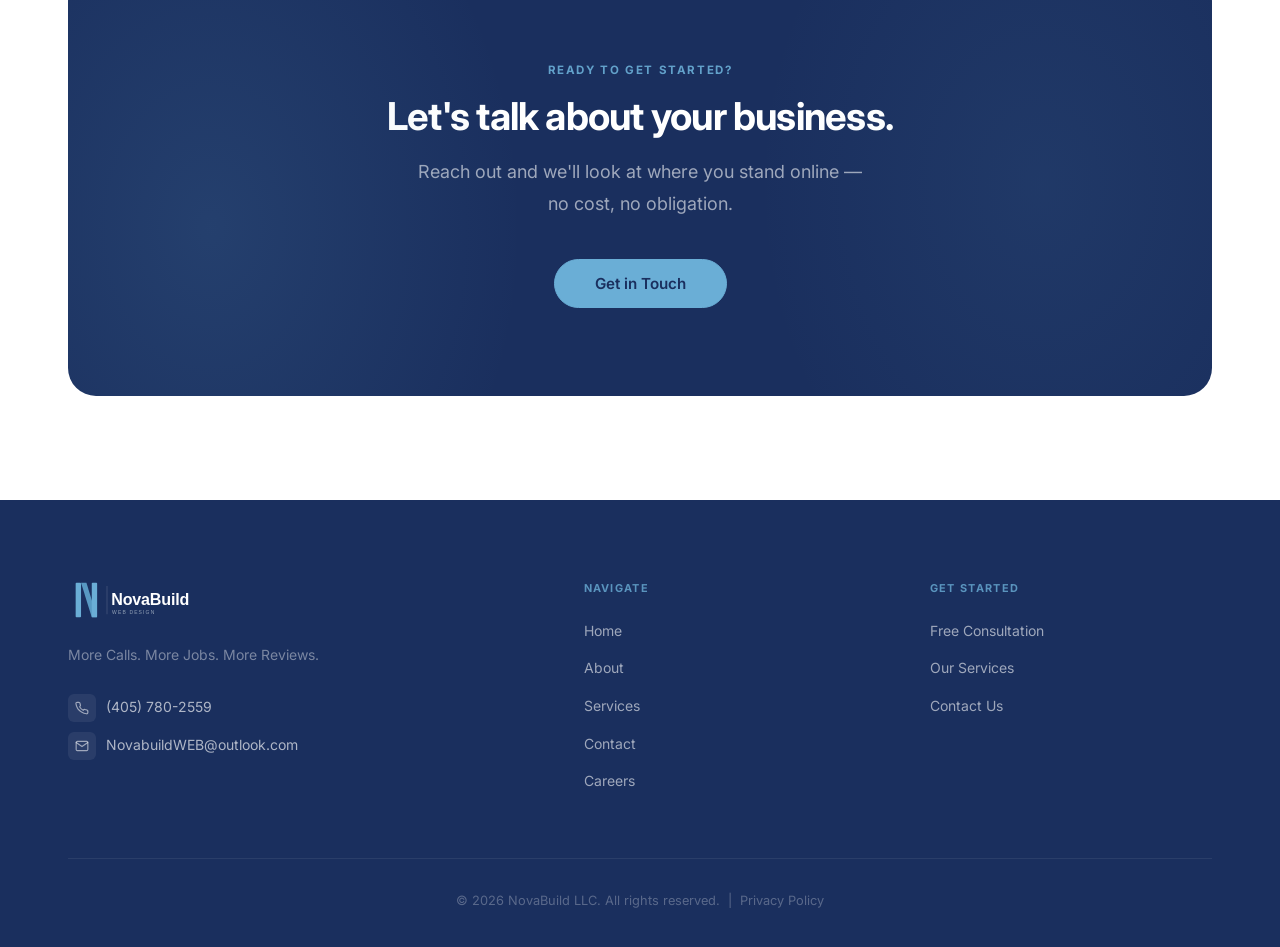
<file: testimonials.html>
<!DOCTYPE html>
<html lang="en">
<head>
  <meta charset="UTF-8">
  <meta name="viewport" content="width=device-width, initial-scale=1.0">
  <title>NovaBuild | What Our Clients Say | Stillwater, OKC &amp; Tulsa</title>
  <meta name="description" content="Read what clients say about working with NovaBuild — local SEO and web design for trades and small businesses in Oklahoma.">
  <meta property="og:type" content="website">
  <meta property="og:url" content="https://novabuildweb.com/testimonials">
  <meta property="og:title" content="NovaBuild | What Our Clients Say">
  <meta property="og:description" content="Read what clients say about working with NovaBuild — local SEO and web design for trades and small businesses in Oklahoma.">
  <meta name="theme-color" content="#1A2F5E">
  <link rel="icon" type="image/x-icon" href="favicon.ico" />
  <link rel="icon" type="image/png" sizes="32x32" href="favicon-32x32.png" />
  <link rel="icon" type="image/png" sizes="16x16" href="favicon-16x16.png" />
  <link rel="apple-touch-icon" sizes="180x180" href="apple-touch-icon.png" />
  <link rel="manifest" href="site.webmanifest" />
  <link rel="preconnect" href="https://fonts.googleapis.com">
  <link rel="preconnect" href="https://fonts.gstatic.com" crossorigin>
  <link href="https://fonts.googleapis.com/css2?family=Inter:ital,wght@0,300;0,400;0,500;0,600;0,700;0,800;1,400;1,700&display=swap" rel="stylesheet">
  <link rel="stylesheet" href="css/styles.css">
  <!-- Google tag (gtag.js) -->
  <script async src="https://www.googletagmanager.com/gtag/js?id=G-17FGVHYV53"></script>
  <script>
    window.dataLayer = window.dataLayer || [];
    function gtag(){dataLayer.push(arguments);}
    gtag('js', new Date());
    gtag('config', 'G-17FGVHYV53');
  </script>
</head>
<body>

  <!-- ═══ NAVIGATION ═══ -->
  <nav class="nav" id="nav" role="navigation" aria-label="Main navigation">
    <div class="nav-inner">
      <a href="index.html" class="nav-logo"><img src="images/logo.svg" alt="NovaBuild"></a>
      <ul class="nav-links" role="list">
        <li><a href="index.html">Home</a></li>
        <li><a href="about.html">About</a></li>
        <li><a href="services.html">Services</a></li>
        <li><a href="contact.html">Contact</a></li>
        <li><a href="careers.html">Careers</a></li>
      </ul>
      <div class="nav-right">
        <a href="consultation.html" class="btn btn-gold btn-sm">Free Consultation</a>
        <button class="hamburger" id="hamburger" aria-label="Toggle menu" aria-expanded="false">
          <span></span><span></span><span></span>
        </button>
      </div>
    </div>
  </nav>

  <!-- Mobile Menu -->
  <div class="mobile-menu" id="mobileMenu" role="dialog" aria-label="Mobile navigation">
    <a href="index.html">Home</a>
    <a href="about.html">About</a>
    <a href="services.html">Services</a>
    <a href="contact.html">Contact</a>
    <a href="careers.html">Careers</a>
    <div class="mobile-menu-cta">
      <a href="consultation.html" class="btn btn-gold" style="width:100%;">Free Consultation</a>
    </div>
  </div>

  <main>

    <!-- ═══ PAGE HERO ═══ -->
    <div class="page-hero">
      <p class="eyebrow fade-up">Client Testimonials</p>
      <h1 class="fade-up delay-1">What Our Clients Say</h1>
      <p class="body-lg fade-up delay-2">
        We work with trades and local businesses across central Oklahoma.
        Here's what some of them have to say.
      </p>
    </div>

    <!-- ═══ TESTIMONIALS ═══ -->
    <section class="section" style="padding-top:0;">
      <div class="container">
        <div style="max-width:820px;margin:0 auto;">

          <!-- TESTIMONIAL 1 — Memory Lane Vintage Mall -->
          <div class="testimonial-block fade-up delay-1" aria-label="Client testimonial">
            <p class="body-md" style="font-style:italic;">"Working with NovaBuild was a fantastic experience. They took the time to understand our business and created a website that perfectly captures who we are. We're very happy with the finished product and highly recommend their services."</p>
            <div class="testimonial-attr" style="margin-top:20px;">
              <p class="testimonial-name">Jeremy &amp; Beth</p>
              <p class="testimonial-biz">Memory Lane Vintage Mall &mdash; Stillwater, OK</p>
            </div>
          </div>

          <!-- TESTIMONIAL 2 — PLACEHOLDER -->
          <div class="testimonial-block fade-up delay-2" aria-label="Client testimonial">
            <div class="placeholder-block">
              <span class="placeholder-label">Placeholder — Replace with real quote</span>
              <p class="body-md" style="color:var(--gray-400);font-style:italic;">[QUOTE]</p>
              <div class="testimonial-attr" style="margin-top:16px;padding-left:0;text-align:left;">
                <p class="testimonial-name">[NAME]</p>
                <p class="testimonial-biz">[BUSINESS] &mdash; [CITY]</p>
                <span class="testimonial-link" style="color:var(--gray-400);">[SITE URL]</span>
              </div>
            </div>
          </div>

          <!-- TESTIMONIAL 3 — PLACEHOLDER -->
          <div class="testimonial-block fade-up delay-3" aria-label="Client testimonial">
            <div class="placeholder-block">
              <span class="placeholder-label">Placeholder — Replace with real quote</span>
              <p class="body-md" style="color:var(--gray-400);font-style:italic;">[QUOTE]</p>
              <div class="testimonial-attr" style="margin-top:16px;padding-left:0;text-align:left;">
                <p class="testimonial-name">[NAME]</p>
                <p class="testimonial-biz">[BUSINESS] &mdash; [CITY]</p>
                <span class="testimonial-link" style="color:var(--gray-400);">[SITE URL]</span>
              </div>
            </div>
          </div>

        </div>
      </div>
    </section>

    <!-- ═══ CTA ═══ -->
    <section class="section" style="padding-top:0;">
      <div class="container">
        <div class="cta-banner fade-up">
          <p class="eyebrow">Ready to Get Started?</p>
          <h2>Let's talk about your business.</h2>
          <p class="body-lg">
            Reach out and we'll look at where you stand online — no cost, no obligation.
          </p>
          <a href="contact.html" class="btn btn-gold btn-lg">Get in Touch</a>
        </div>
      </div>
    </section>

  </main>

  <!-- ═══ FOOTER ═══ -->
  <footer class="footer" role="contentinfo">
    <div class="container">
      <div class="footer-grid">
        <div class="footer-brand">
          <a href="#top" class="footer-logo"><img src="images/logo-dark.svg" alt="NovaBuild"></a>
          <p class="footer-tagline">More Calls. More Jobs. More Reviews.</p>
          <div class="footer-contact-item">
            <span class="footer-contact-icon" aria-hidden="true">
              <svg width="14" height="14" viewBox="0 0 24 24" fill="none" stroke="currentColor" stroke-width="2" stroke-linecap="round" stroke-linejoin="round"><path d="M22 16.92v3a2 2 0 0 1-2.18 2 19.79 19.79 0 0 1-8.63-3.07A19.5 19.5 0 0 1 4.69 13 19.79 19.79 0 0 1 1.61 4.45 2 2 0 0 1 3.6 2.25h3a2 2 0 0 1 2 1.72c.127.96.361 1.903.7 2.81a2 2 0 0 1-.45 2.11L7.91 9.91a16 16 0 0 0 6.06 6.06l.92-.92a2 2 0 0 1 2.11-.45c.907.339 1.85.573 2.81.7A2 2 0 0 1 21.75 17.5z"/></svg>
            </span>
            <a href="tel:4057802559">(405) 780-2559</a>
          </div>
          <div class="footer-contact-item">
            <span class="footer-contact-icon" aria-hidden="true">
              <svg width="14" height="14" viewBox="0 0 24 24" fill="none" stroke="currentColor" stroke-width="2" stroke-linecap="round" stroke-linejoin="round"><path d="M4 4h16c1.1 0 2 .9 2 2v12c0 1.1-.9 2-2 2H4c-1.1 0-2-.9-2-2V6c0-1.1.9-2 2-2z"/><polyline points="22,6 12,13 2,6"/></svg>
            </span>
            <a href="mailto:NovabuildWEB@outlook.com">NovabuildWEB@outlook.com</a>
          </div>
        </div>

        <div>
          <p class="footer-heading">Navigate</p>
          <ul class="footer-links">
            <li><a href="index.html">Home</a></li>
            <li><a href="about.html">About</a></li>
            <li><a href="services.html">Services</a></li>
            <li><a href="contact.html">Contact</a></li>
            <li><a href="careers.html">Careers</a></li>
          </ul>
        </div>

        <div>
          <p class="footer-heading">Get Started</p>
          <ul class="footer-links">
            <li><a href="consultation.html">Free Consultation</a></li>
            <li><a href="services.html">Our Services</a></li>
            <li><a href="contact.html">Contact Us</a></li>
          </ul>
        </div>
      </div>

      <div class="footer-bottom">
        <p>&copy; 2026 NovaBuild LLC. All rights reserved. &nbsp;|&nbsp; <a href="privacy.html">Privacy Policy</a></p>
      </div>
    </div>
  </footer>

  <script src="js/main.js"></script>
</body>
</html>
</file>
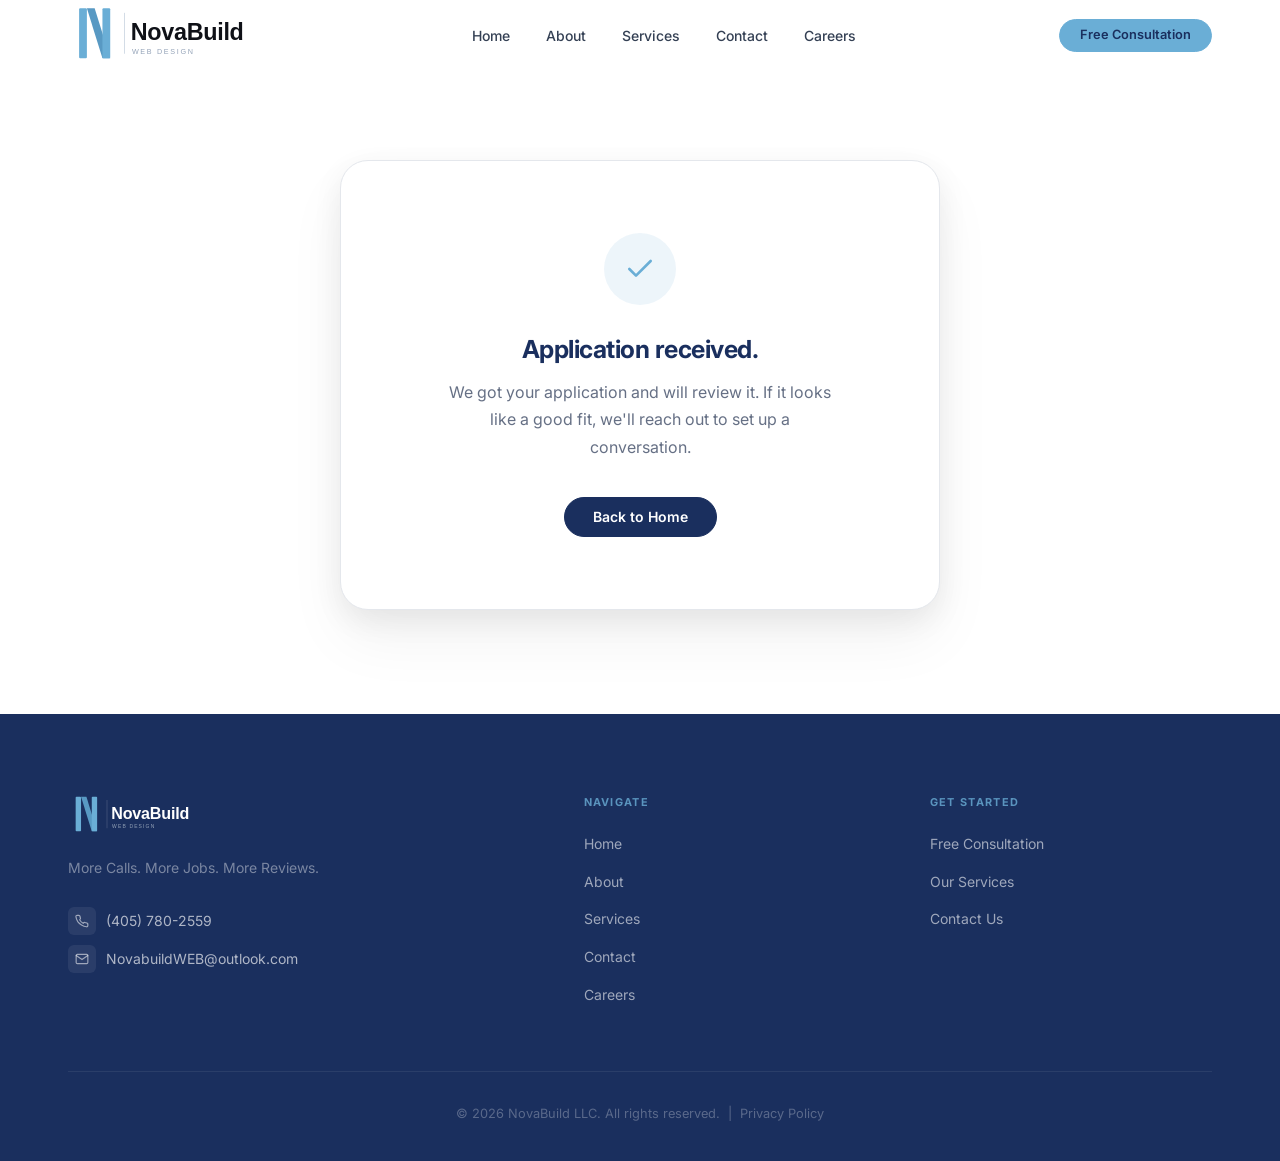
<file: thank-you-careers.html>
<!DOCTYPE html>
<html lang="en">
<head>
  <meta charset="UTF-8">
  <meta name="viewport" content="width=device-width, initial-scale=1.0">
  <title>Application Received | NovaBuild</title>
  <meta name="description" content="Your application to NovaBuild was received. We'll be in touch.">
  <meta name="robots" content="noindex">
  <meta name="theme-color" content="#1A2F5E">
  <link rel="icon" type="image/x-icon" href="favicon.ico" />
  <link rel="icon" type="image/png" sizes="32x32" href="favicon-32x32.png" />
  <link rel="icon" type="image/png" sizes="16x16" href="favicon-16x16.png" />
  <link rel="apple-touch-icon" sizes="180x180" href="apple-touch-icon.png" />
  <link rel="manifest" href="site.webmanifest" />
  <link rel="preconnect" href="https://fonts.googleapis.com">
  <link rel="preconnect" href="https://fonts.gstatic.com" crossorigin>
  <link href="https://fonts.googleapis.com/css2?family=Inter:ital,wght@0,300;0,400;0,500;0,600;0,700;0,800;1,400;1,700&display=swap" rel="stylesheet">
  <link rel="stylesheet" href="css/styles.css">
  <!-- Google tag (gtag.js) -->
  <script async src="https://www.googletagmanager.com/gtag/js?id=G-17FGVHYV53"></script>
  <script>
    window.dataLayer = window.dataLayer || [];
    function gtag(){dataLayer.push(arguments);}
    gtag('js', new Date());
    gtag('config', 'G-17FGVHYV53');
  </script>
</head>
<body>

  <!-- ═══ NAVIGATION ═══ -->
  <nav class="nav" id="nav" role="navigation" aria-label="Main navigation">
    <div class="nav-inner">
      <a href="index.html" class="nav-logo"><img src="images/logo.svg" alt="NovaBuild"></a>
      <ul class="nav-links" role="list">
        <li><a href="index.html">Home</a></li>
        <li><a href="about.html">About</a></li>
        <li><a href="services.html">Services</a></li>
        <li><a href="contact.html">Contact</a></li>
        <li><a href="careers.html">Careers</a></li>
      </ul>
      <div class="nav-right">
        <a href="consultation.html" class="btn btn-gold btn-sm">Free Consultation</a>
        <button class="hamburger" id="hamburger" aria-label="Toggle menu" aria-expanded="false">
          <span></span><span></span><span></span>
        </button>
      </div>
    </div>
  </nav>

  <!-- Mobile Menu -->
  <div class="mobile-menu" id="mobileMenu" role="dialog" aria-label="Mobile navigation">
    <a href="index.html">Home</a>
    <a href="about.html">About</a>
    <a href="services.html">Services</a>
    <a href="contact.html">Contact</a>
    <a href="careers.html">Careers</a>
    <div class="mobile-menu-cta">
      <a href="consultation.html" class="btn btn-gold" style="width:100%;">Free Consultation</a>
    </div>
  </div>

  <main>

    <section class="section" style="padding-top:calc(var(--nav-h) + 88px);">
      <div class="container">
        <div class="form-success" style="display:block;max-width:600px;" role="main" aria-label="Application confirmation">
          <div class="form-success-icon" aria-hidden="true">
            <svg width="32" height="32" viewBox="0 0 24 24" fill="none" stroke="currentColor" stroke-width="2" stroke-linecap="round" stroke-linejoin="round">
              <polyline points="20 6 9 17 4 12"/>
            </svg>
          </div>
          <h1 class="form-success-headline">Application received.</h1>
          <p class="form-success-sub">
            We got your application and will review it. If it looks like a good fit, we'll reach out to set up a conversation.
          </p>
          <a href="index.html" class="btn btn-primary">Back to Home</a>
        </div>
      </div>
    </section>

  </main>

  <!-- ═══ FOOTER ═══ -->
  <footer class="footer" role="contentinfo">
    <div class="container">
      <div class="footer-grid">
        <div class="footer-brand">
          <a href="#top" class="footer-logo"><img src="images/logo-dark.svg" alt="NovaBuild"></a>
          <p class="footer-tagline">More Calls. More Jobs. More Reviews.</p>
          <div class="footer-contact-item">
            <span class="footer-contact-icon" aria-hidden="true">
              <svg width="14" height="14" viewBox="0 0 24 24" fill="none" stroke="currentColor" stroke-width="2" stroke-linecap="round" stroke-linejoin="round"><path d="M22 16.92v3a2 2 0 0 1-2.18 2 19.79 19.79 0 0 1-8.63-3.07A19.5 19.5 0 0 1 4.69 13 19.79 19.79 0 0 1 1.61 4.45 2 2 0 0 1 3.6 2.25h3a2 2 0 0 1 2 1.72c.127.96.361 1.903.7 2.81a2 2 0 0 1-.45 2.11L7.91 9.91a16 16 0 0 0 6.06 6.06l.92-.92a2 2 0 0 1 2.11-.45c.907.339 1.85.573 2.81.7A2 2 0 0 1 21.75 17.5z"/></svg>
            </span>
            <a href="tel:4057802559">(405) 780-2559</a>
          </div>
          <div class="footer-contact-item">
            <span class="footer-contact-icon" aria-hidden="true">
              <svg width="14" height="14" viewBox="0 0 24 24" fill="none" stroke="currentColor" stroke-width="2" stroke-linecap="round" stroke-linejoin="round"><path d="M4 4h16c1.1 0 2 .9 2 2v12c0 1.1-.9 2-2 2H4c-1.1 0-2-.9-2-2V6c0-1.1.9-2 2-2z"/><polyline points="22,6 12,13 2,6"/></svg>
            </span>
            <a href="mailto:NovabuildWEB@outlook.com">NovabuildWEB@outlook.com</a>
          </div>
        </div>

        <div>
          <p class="footer-heading">Navigate</p>
          <ul class="footer-links">
            <li><a href="index.html">Home</a></li>
            <li><a href="about.html">About</a></li>
            <li><a href="services.html">Services</a></li>
            <li><a href="contact.html">Contact</a></li>
            <li><a href="careers.html">Careers</a></li>
          </ul>
        </div>

        <div>
          <p class="footer-heading">Get Started</p>
          <ul class="footer-links">
            <li><a href="consultation.html">Free Consultation</a></li>
            <li><a href="services.html">Our Services</a></li>
            <li><a href="contact.html">Contact Us</a></li>
          </ul>
        </div>
      </div>

      <div class="footer-bottom">
        <p>&copy; 2026 NovaBuild LLC. All rights reserved. &nbsp;|&nbsp; <a href="privacy.html">Privacy Policy</a></p>
      </div>
    </div>
  </footer>

  <script src="js/main.js"></script>
</body>
</html>
</file>
<file: css/styles.css>
/* ============================================================
   NOVABUILD — STYLES.CSS
   Premium Web Design & Digital Consulting
   ============================================================ */

@import url('https://fonts.googleapis.com/css2?family=Inter:ital,wght@0,300;0,400;0,500;0,600;0,700;0,800;1,400;1,700&display=swap');

/* ========================
   CSS CUSTOM PROPERTIES
   ======================== */
:root {
  color-scheme: light dark;

  --white:       #FFFFFF;
  --navy:        #1A2F5E;
  --navy-800:    #243E72;
  --navy-700:    #2D4D87;
  --gold:        #6AAED6;
  --gold-hover:  #5899C3;
  --gold-light:  rgba(106, 174, 214, 0.12);
  --gold-glow:   rgba(106, 174, 214, 0.28);

  --gray-50:  #F9FAFB;
  --gray-100: #F2F4F7;
  --gray-200: #E4E7EC;
  --gray-400: #98A2B3;
  --gray-500: #667085;
  --gray-700: #344054;
  --gray-900: #101828;

  --font: 'Inter', -apple-system, BlinkMacSystemFont, 'Segoe UI', sans-serif;

  --nav-h: 72px;

  --shadow-xs: 0 1px 2px rgba(0,0,0,0.06);
  --shadow-sm: 0 1px 3px rgba(0,0,0,0.08), 0 1px 2px rgba(0,0,0,0.05);
  --shadow-md: 0 4px 8px rgba(0,0,0,0.05), 0 10px 24px rgba(0,0,0,0.07);
  --shadow-lg: 0 10px 30px rgba(0,0,0,0.07), 0 30px 60px rgba(0,0,0,0.05);
  --shadow-blue: 0 4px 24px rgba(106,174,214,0.35);

  --r-sm:   6px;
  --r-md:   12px;
  --r-lg:   20px;
  --r-xl:   28px;
  --r-full: 9999px;

  --ease:       cubic-bezier(0.4, 0, 0.2, 1);
  --trans:      0.3s cubic-bezier(0.4, 0, 0.2, 1);
  --trans-slow: 0.65s cubic-bezier(0.4, 0, 0.2, 1);
  /* Apple's signature easing — used for all scroll animations */
  --apple-ease: cubic-bezier(0.25, 0.1, 0.25, 1);
}

/* ========================
   RESET & BASE
   ======================== */
*, *::before, *::after {
  box-sizing: border-box;
  margin: 0;
  padding: 0;
}

html {
  scroll-behavior: smooth;
  scroll-padding-top: var(--nav-h);
  font-size: 16px;
  -webkit-font-smoothing: antialiased;
  -moz-osx-font-smoothing: grayscale;
  text-rendering: optimizeLegibility;
}

body {
  font-family: var(--font);
  color: var(--navy);
  background: var(--white);
  line-height: 1.6;
  overflow-x: hidden;
}

::selection {
  background: var(--navy);
  color: var(--white);
}

img  { max-width: 100%; height: auto; display: block; }
a    { text-decoration: none; color: inherit; }
ul   { list-style: none; }
button { font-family: var(--font); cursor: pointer; }

/* ========================
   TYPOGRAPHY
   ======================== */

.eyebrow {
  font-size: 0.72rem;
  font-weight: 700;
  letter-spacing: 0.14em;
  text-transform: uppercase;
  color: var(--gold);
}

h1, .h1 {
  font-size: clamp(2.4rem, 5.2vw, 4.5rem);
  font-weight: 800;
  line-height: 1.08;
  letter-spacing: -0.025em;
  color: var(--navy);
}

h2, .h2 {
  font-size: clamp(1.75rem, 3vw, 3rem);
  font-weight: 700;
  line-height: 1.12;
  letter-spacing: -0.02em;
  color: var(--navy);
}

h3, .h3 {
  font-size: clamp(1.05rem, 1.8vw, 1.25rem);
  font-weight: 600;
  line-height: 1.3;
  color: var(--navy);
}

.body-lg {
  font-size: 1.125rem;
  line-height: 1.75;
  color: var(--gray-500);
  font-weight: 400;
}

.body-md {
  font-size: 0.95rem;
  line-height: 1.65;
  color: var(--gray-500);
}

/* ========================
   LAYOUT
   ======================== */

.container {
  max-width: 1200px;
  margin: 0 auto;
  padding: 0 28px;
}

.section       { padding: 104px 0; }
.section-sm    { padding: 64px 0; }

.text-center  { text-align: center; }
.text-gold    { color: var(--gold); }

.mb-1  { margin-bottom: 4px; }
.mb-2  { margin-bottom: 8px; }
.mb-3  { margin-bottom: 12px; }
.mb-4  { margin-bottom: 16px; }
.mb-6  { margin-bottom: 24px; }
.mb-8  { margin-bottom: 32px; }
.mb-10 { margin-bottom: 40px; }
.mb-12 { margin-bottom: 48px; }
.mb-16 { margin-bottom: 64px; }
.mt-8  { margin-top: 32px; }
.mt-12 { margin-top: 48px; }
.mt-16 { margin-top: 64px; }

.section-header {
  max-width: 640px;
  margin-left: auto;
  margin-right: auto;
}

/* ========================
   NAVIGATION
   ======================== */

.nav {
  position: fixed;
  top: 0; left: 0; right: 0;
  z-index: 1000;
  height: var(--nav-h);
  background: rgba(255,255,255,0.88);
  backdrop-filter: blur(20px) saturate(180%);
  -webkit-backdrop-filter: blur(20px) saturate(180%);
  border-bottom: 1px solid transparent;
  transition: border-color var(--trans), box-shadow var(--trans);
}

.nav.scrolled {
  border-bottom-color: var(--gray-200);
  box-shadow: var(--shadow-sm);
}

.nav-inner {
  display: flex;
  align-items: center;
  justify-content: space-between;
  height: 100%;
  max-width: 1200px;
  margin: 0 auto;
  padding: 0 28px;
}

.nav-logo {
  flex-shrink: 0;
  display: flex;
  align-items: center;
}

.nav-logo img {
  height: 64px;
  width: auto;
  display: block;
}

.nav-links {
  display: flex;
  align-items: center;
  gap: 2.25rem;
}

.nav-links a {
  font-size: 0.875rem;
  font-weight: 500;
  color: var(--gray-700);
  transition: color var(--trans);
  position: relative;
  padding-bottom: 2px;
}

.nav-links a::after {
  content: '';
  position: absolute;
  bottom: -2px; left: 0;
  width: 0; height: 2px;
  background: var(--gold);
  border-radius: 2px;
  transition: width var(--trans);
}

.nav-links a:hover       { color: var(--navy); }
.nav-links a:hover::after,
.nav-links a.active::after { width: 100%; }
.nav-links a.active      { color: var(--navy); font-weight: 600; }

.nav-right {
  display: flex;
  align-items: center;
  gap: 12px;
}

.hamburger {
  display: none;
  flex-direction: column;
  gap: 5px;
  cursor: pointer;
  padding: 6px;
  background: none;
  border: none;
  border-radius: var(--r-sm);
  transition: background var(--trans);
}

.hamburger:hover { background: var(--gray-100); }

.hamburger span {
  display: block;
  width: 22px;
  height: 1.5px;
  background: var(--navy);
  border-radius: 2px;
  transition: var(--trans);
}

.hamburger.open span:nth-child(1) { transform: translateY(6.5px) rotate(45deg); }
.hamburger.open span:nth-child(2) { opacity: 0; transform: scaleX(0); }
.hamburger.open span:nth-child(3) { transform: translateY(-6.5px) rotate(-45deg); }

/* Mobile Menu */
.mobile-menu {
  display: none;
  position: fixed;
  top: var(--nav-h); left: 0; right: 0;
  background: var(--white);
  border-bottom: 1px solid var(--gray-200);
  padding: 20px 28px 28px;
  z-index: 999;
  flex-direction: column;
  gap: 0;
  box-shadow: var(--shadow-md);
}

.mobile-menu.open { display: flex; }

.mobile-menu a {
  display: block;
  padding: 14px 0;
  font-size: 1.05rem;
  font-weight: 500;
  color: var(--navy);
  border-bottom: 1px solid var(--gray-100);
  transition: color var(--trans);
}

.mobile-menu a:last-of-type { border-bottom: none; }
.mobile-menu a:hover { color: var(--gold); }

.mobile-menu-cta {
  margin-top: 20px;
}

/* ========================
   BUTTONS
   ======================== */

.btn {
  display: inline-flex;
  align-items: center;
  justify-content: center;
  gap: 8px;
  padding: 12px 28px;
  border-radius: var(--r-full);
  font-size: 0.875rem;
  font-weight: 600;
  cursor: pointer;
  transition: all var(--trans);
  border: 1.5px solid transparent;
  text-decoration: none;
  white-space: nowrap;
  line-height: 1;
}

.btn-primary {
  background: var(--navy);
  color: var(--white);
  border-color: var(--navy);
}
.btn-primary:hover {
  background: var(--navy-800);
  border-color: var(--navy-800);
  transform: translateY(-1px);
  box-shadow: var(--shadow-md);
}

.btn-gold {
  background: var(--gold);
  color: var(--navy);
  border-color: var(--gold);
}
.btn-gold:hover {
  background: var(--gold-hover);
  border-color: var(--gold-hover);
  transform: translateY(-1px);
  box-shadow: var(--shadow-blue);
}

.btn-outline {
  background: transparent;
  color: var(--navy);
  border-color: var(--navy);
}
.btn-outline:hover {
  background: var(--navy);
  color: var(--white);
  transform: translateY(-1px);
  box-shadow: var(--shadow-sm);
}

.btn-white {
  background: var(--white);
  color: var(--navy);
  border-color: var(--white);
}
.btn-white:hover {
  background: var(--gray-100);
  transform: translateY(-1px);
  box-shadow: var(--shadow-md);
}

.btn-ghost-gold {
  background: transparent;
  color: var(--gold);
  border-color: rgba(106,174,214,0.40);
}
.btn-ghost-gold:hover {
  background: var(--gold);
  color: var(--navy);
  border-color: var(--gold);
}

.btn-lg { padding: 16px 40px; font-size: 0.95rem; }
.btn-sm { padding: 9px 20px; font-size: 0.8rem; }

/* ========================
   HERO — HOME
   ======================== */

.hero {
  min-height: 100vh;
  display: flex;
  flex-direction: column;
  align-items: center;
  justify-content: center;
  padding-top: var(--nav-h);
  position: relative;
  overflow: hidden;
}

.hero-bg {
  position: absolute;
  inset: 0;
  pointer-events: none;
  background:
    radial-gradient(ellipse 80% 55% at 50% 105%, rgba(106,174,214,0.08) 0%, transparent 70%),
    radial-gradient(ellipse 50% 40% at 75% 10%,  rgba(10,22,40,0.035) 0%, transparent 65%);
  animation: heroPulse 10s ease-in-out infinite;
}

@keyframes heroPulse {
  0%, 100% { opacity: 1; }
  50%       { opacity: 0.65; }
}

.hero-scroll-hint {
  position: absolute;
  bottom: 36px;
  left: 50%;
  transform: translateX(-50%);
  display: flex;
  flex-direction: column;
  align-items: center;
  gap: 6px;
  opacity: 0.4;
  animation: scrollBounce 2.2s ease-in-out infinite;
}

.hero-scroll-hint span {
  font-size: 0.7rem;
  font-weight: 500;
  letter-spacing: 0.12em;
  text-transform: uppercase;
  color: var(--navy);
}

.hero-scroll-hint svg { color: var(--navy); }

@keyframes scrollBounce {
  0%, 100% { transform: translateX(-50%) translateY(0); }
  50%       { transform: translateX(-50%) translateY(6px); }
}

.hero-content {
  text-align: center;
  max-width: 960px;
  margin: 0 auto;
  padding: 64px 28px 100px;
  position: relative;
  z-index: 1;
}

.hero-content .eyebrow { margin-bottom: 28px; }

.hero-content h1 {
  margin-bottom: 28px;
}

.hero-em {
  font-style: italic;
  background: linear-gradient(125deg, var(--gold) 0%, #A8D4EE 60%, var(--gold-hover) 100%);
  -webkit-background-clip: text;
  -webkit-text-fill-color: transparent;
  background-clip: text;
}

.hero-content .body-lg {
  max-width: 600px;
  margin: 0 auto 44px;
}

.hero-cta {
  display: flex;
  align-items: center;
  justify-content: center;
  gap: 14px;
  flex-wrap: wrap;
}

/* ========================
   VALUE PROPS ROW
   ======================== */

.value-row {
  display: grid;
  grid-template-columns: repeat(3, 1fr);
  border: 1px solid var(--gray-200);
  border-radius: var(--r-xl);
  overflow: hidden;
  background: var(--white);
}

.value-item {
  padding: 52px 36px;
  text-align: center;
  border-right: 1px solid var(--gray-200);
  transition: background var(--trans);
  position: relative;
}

.value-item:last-child { border-right: none; }
.value-item:hover { background: var(--gray-50); }

.value-icon {
  width: 54px;
  height: 54px;
  border-radius: var(--r-md);
  background: var(--gold-light);
  display: flex;
  align-items: center;
  justify-content: center;
  margin: 0 auto 22px;
  color: var(--gold);
  transition: background var(--trans), transform var(--trans);
}

.value-item:hover .value-icon {
  background: var(--gold-glow);
  transform: scale(1.05);
}

.value-item h3 { margin-bottom: 10px; }

/* ========================
   INDUSTRY TAGS
   ======================== */

.industry-tags {
  display: flex;
  flex-wrap: wrap;
  gap: 12px;
  justify-content: center;
}

.industry-tag {
  padding: 10px 22px;
  border: 1px solid var(--gray-200);
  border-radius: var(--r-full);
  font-size: 0.875rem;
  font-weight: 500;
  color: var(--gray-700);
  background: var(--white);
  transition: all var(--trans);
  cursor: default;
}

.industry-tag:hover {
  border-color: var(--gold);
  color: var(--navy);
  background: var(--gold-light);
}

/* ========================
   PROJECT CARDS
   ======================== */

.project-card {
  border: 1px solid var(--gray-200);
  border-radius: var(--r-xl);
  overflow: hidden;
  background: var(--white);
  transition: box-shadow var(--trans), transform var(--trans);
}

.project-card:hover {
  box-shadow: var(--shadow-lg);
  transform: translateY(-5px);
}

.project-image {
  width: 100%;
  height: 300px;
  background: linear-gradient(150deg, var(--navy) 0%, var(--navy-700) 55%, #0d2040 100%);
  display: flex;
  align-items: center;
  justify-content: center;
  position: relative;
  overflow: hidden;
}

.project-image::after {
  content: '';
  position: absolute;
  inset: 0;
  background: linear-gradient(to top right, rgba(106,174,214,0.12) 0%, transparent 60%);
  pointer-events: none;
}

.project-image-label {
  font-size: 0.7rem;
  font-weight: 700;
  letter-spacing: 0.16em;
  text-transform: uppercase;
  color: rgba(255,255,255,0.25);
}

.project-body {
  padding: 36px 40px 40px;
}

.project-tags {
  display: flex;
  gap: 8px;
  flex-wrap: wrap;
  margin-bottom: 18px;
}

.tag {
  padding: 5px 13px;
  border-radius: var(--r-full);
  font-size: 0.72rem;
  font-weight: 700;
  letter-spacing: 0.04em;
  background: var(--gold-light);
  color: var(--gold-hover);
  border: 1px solid rgba(106,174,214,0.20);
}

.project-body h3 {
  font-size: 1.6rem;
  font-weight: 700;
  margin-bottom: 12px;
}

.project-body .body-md { margin-bottom: 28px; }

.project-link {
  display: inline-flex;
  align-items: center;
  gap: 6px;
  font-weight: 600;
  font-size: 0.9rem;
  color: var(--navy);
  transition: gap var(--trans), color var(--trans);
}

.project-link:hover {
  gap: 10px;
  color: var(--gold-hover);
}

/* Work page — full project */
.project-card-full .project-image { height: 420px; }

/* ========================
   CTA BANNER
   ======================== */

.cta-banner {
  background: var(--navy);
  padding: 88px 48px;
  text-align: center;
  border-radius: var(--r-xl);
  position: relative;
  overflow: hidden;
}

.cta-banner::before {
  content: '';
  position: absolute;
  top: -40%; left: -15%;
  width: 55%;  height: 200%;
  background: radial-gradient(ellipse, rgba(106,174,214,0.13) 0%, transparent 70%);
  pointer-events: none;
}

.cta-banner::after {
  content: '';
  position: absolute;
  bottom: -40%; right: -10%;
  width: 50%;  height: 180%;
  background: radial-gradient(ellipse, rgba(106,174,214,0.08) 0%, transparent 70%);
  pointer-events: none;
}

.cta-banner .eyebrow   { color: rgba(106,174,214,0.90); margin-bottom: 16px; }
.cta-banner h2         { color: #ffffff; margin-bottom: 18px; }
.cta-banner .body-lg   {
  color: rgba(255,255,255,0.58);
  margin-bottom: 40px;
  max-width: 460px;
  margin-left: auto;
  margin-right: auto;
}

/* ========================
   PAGE HERO (inner pages)
   ======================== */

.page-hero {
  padding: calc(var(--nav-h) + 112px) 28px 112px;
  text-align: center;
  background: var(--white);
  position: relative;
}

.page-hero::after {
  content: '';
  position: absolute;
  inset: 0;
  background: radial-gradient(ellipse 70% 50% at 50% 110%, rgba(106,174,214,0.08) 0%, transparent 65%);
  pointer-events: none;
}

.page-hero > * { position: relative; z-index: 1; }

.page-hero .eyebrow { margin-bottom: 18px; }
.page-hero h1       { margin-bottom: 22px; max-width: 720px; margin-left: auto; margin-right: auto; }
.page-hero .body-lg { max-width: 560px; margin: 0 auto; }

/* ========================
   ABOUT PAGE
   ======================== */

.about-grid {
  display: grid;
  grid-template-columns: 1fr 1.1fr;
  gap: 88px;
  align-items: start;
}

.about-photo-wrap {
  position: sticky;
  top: calc(var(--nav-h) + 32px);
}

.about-photo-frame {
  position: relative;
  border-radius: var(--r-xl);
  overflow: hidden;
  aspect-ratio: 4/5;
  background: linear-gradient(145deg, var(--gray-100) 0%, var(--gray-200) 100%);
}

.about-photo-frame img {
  width: 100%; height: 100%;
  object-fit: cover;
  object-position: center top;
  display: block;
}

.about-photo-placeholder {
  width: 100%; height: 100%;
  display: flex;
  flex-direction: column;
  align-items: center;
  justify-content: center;
  gap: 12px;
  color: var(--gray-400);
}

.about-photo-placeholder svg { opacity: 0.4; }

.about-photo-placeholder span {
  font-size: 0.8rem;
  font-weight: 500;
  letter-spacing: 0.06em;
  text-transform: uppercase;
}

.about-accent-line {
  position: absolute;
  inset: -10px;
  border: 1.5px solid rgba(106,174,214,0.30);
  border-radius: calc(var(--r-xl) + 10px);
  pointer-events: none;
}

.about-content .eyebrow { margin-bottom: 14px; }
.about-content h1       { font-size: clamp(2.2rem, 4vw, 3.4rem); margin-bottom: 28px; }
.about-content p        { margin-bottom: 20px; }
.about-content p:last-of-type { margin-bottom: 0; }

/* ========================
   VALUE CARDS
   ======================== */

.value-cards {
  display: grid;
  grid-template-columns: repeat(3, 1fr);
  gap: 20px;
}

.value-card {
  padding: 32px 28px;
  border: 1px solid var(--gray-200);
  border-radius: var(--r-lg);
  background: var(--white);
  transition: all var(--trans);
}

.value-card:hover {
  border-color: rgba(106,174,214,0.45);
  box-shadow: var(--shadow-md);
  transform: translateY(-3px);
}

.value-card-icon {
  width: 46px; height: 46px;
  border-radius: var(--r-md);
  background: var(--gold-light);
  display: flex;
  align-items: center;
  justify-content: center;
  color: var(--gold);
  margin-bottom: 18px;
  transition: background var(--trans), transform var(--trans);
}

.value-card:hover .value-card-icon {
  background: var(--gold-glow);
  transform: scale(1.06);
}

.value-card h3 { margin-bottom: 10px; }

/* ========================
   WHAT DRIVES ME
   ======================== */

.drives-block {
  background: var(--gray-50);
  border: 1px solid var(--gray-200);
  border-radius: var(--r-xl);
  padding: 56px 64px;
  position: relative;
  overflow: hidden;
}

.drives-block::before {
  content: '"';
  position: absolute;
  top: -20px; left: 32px;
  font-size: 12rem;
  font-weight: 800;
  color: var(--gold-light);
  line-height: 1;
  pointer-events: none;
  font-style: italic;
}

.drives-block .eyebrow { margin-bottom: 16px; }
.drives-block p        { font-size: 1.15rem; line-height: 1.7; color: var(--gray-700); }

/* ========================
   SERVICES LIST
   ======================== */

.services-grid {
  display: grid;
  grid-template-columns: repeat(auto-fit, minmax(210px, 1fr));
  gap: 16px;
}

.service-item {
  display: flex;
  align-items: flex-start;
  gap: 16px;
  padding: 24px 22px;
  border: 1px solid var(--gray-200);
  border-radius: var(--r-lg);
  background: var(--white);
  transition: all var(--trans);
}

.service-item:hover {
  border-color: rgba(106,174,214,0.40);
  background: var(--gold-light);
  transform: translateY(-2px);
  box-shadow: var(--shadow-sm);
}

.service-icon {
  width: 40px; height: 40px;
  border-radius: var(--r-sm);
  background: var(--gold-light);
  display: flex;
  align-items: center;
  justify-content: center;
  color: var(--gold);
  flex-shrink: 0;
  transition: background var(--trans);
}

.service-item:hover .service-icon { background: var(--gold-glow); }

.service-text h3  { font-size: 0.95rem; margin-bottom: 4px; }
.service-text p   { font-size: 0.825rem; line-height: 1.5; color: var(--gray-500); }

/* ========================
   PRICING
   ======================== */

.pricing-grid {
  display: grid;
  grid-template-columns: repeat(3, 1fr);
  gap: 20px;
  align-items: stretch;
}

.pricing-card {
  border: 1px solid var(--gray-200);
  border-radius: var(--r-xl);
  padding: 44px 36px;
  background: var(--white);
  transition: all var(--trans);
  position: relative;
  display: flex;
  flex-direction: column;
}

.pricing-card:hover:not(.featured) {
  box-shadow: var(--shadow-md);
  transform: translateY(-3px);
}

.pricing-card.featured {
  background: var(--navy);
  border-color: var(--navy);
  box-shadow: var(--shadow-lg);
}

.pricing-card.featured:hover {
  transform: translateY(-4px);
  box-shadow: 0 20px 50px rgba(10,22,40,0.25);
}

.pricing-badge {
  position: absolute;
  top: -14px;
  left: 50%;
  transform: translateX(-50%);
  background: var(--gold);
  color: var(--navy);
  font-size: 0.68rem;
  font-weight: 800;
  padding: 5px 18px;
  border-radius: var(--r-full);
  letter-spacing: 0.08em;
  text-transform: uppercase;
  white-space: nowrap;
  box-shadow: var(--shadow-blue);
}

.pricing-tier {
  font-size: 0.68rem;
  font-weight: 700;
  letter-spacing: 0.12em;
  text-transform: uppercase;
  color: var(--gold);
  margin-bottom: 10px;
}

.pricing-card.featured .pricing-tier { color: rgba(106,174,214,0.80); }

.pricing-name {
  font-size: 1.2rem;
  font-weight: 700;
  color: var(--navy);
  margin-bottom: 6px;
}

.pricing-card.featured .pricing-name { color: var(--white); }

.pricing-price {
  display: flex;
  align-items: baseline;
  gap: 4px;
  margin-bottom: 6px;
}

.pricing-price .amount {
  font-size: 3.2rem;
  font-weight: 800;
  color: var(--navy);
  letter-spacing: -0.04em;
  line-height: 1;
}

.pricing-card.featured .pricing-price .amount { color: var(--white); }

.pricing-price .currency {
  font-size: 1.4rem;
  font-weight: 700;
  color: var(--gray-500);
  margin-bottom: 8px;
}

.pricing-card.featured .pricing-price .currency { color: rgba(255,255,255,0.5); }

.pricing-price .period {
  font-size: 0.875rem;
  color: var(--gray-400);
  font-weight: 400;
}

.pricing-card.featured .pricing-price .period { color: rgba(255,255,255,0.45); }

.pricing-desc {
  font-size: 0.875rem;
  color: var(--gray-500);
  margin-bottom: 28px;
  padding-bottom: 28px;
  border-bottom: 1px solid var(--gray-200);
  line-height: 1.55;
}

.pricing-card.featured .pricing-desc {
  color: rgba(255,255,255,0.55);
  border-bottom-color: rgba(255,255,255,0.12);
}

.pricing-delivery {
  display: inline-flex;
  align-items: center;
  gap: 6px;
  font-size: 0.8rem;
  font-weight: 600;
  color: var(--gold-hover);
  margin-bottom: 24px;
  background: var(--gold-light);
  padding: 6px 12px;
  border-radius: var(--r-full);
}

.pricing-card.featured .pricing-delivery {
  background: rgba(106,174,214,0.18);
  color: var(--gold);
}

.pricing-features {
  list-style: none;
  display: flex;
  flex-direction: column;
  gap: 13px;
  margin-bottom: 36px;
  flex-grow: 1;
}

.pricing-features li {
  display: flex;
  align-items: flex-start;
  gap: 10px;
  font-size: 0.875rem;
  color: var(--gray-700);
  line-height: 1.45;
}

.pricing-card.featured .pricing-features li { color: rgba(255,255,255,0.82); }

.feature-check {
  display: inline-flex;
  align-items: center;
  justify-content: center;
  width: 20px; height: 20px;
  border-radius: 50%;
  background: var(--gold-light);
  color: var(--gold-hover);
  flex-shrink: 0;
  margin-top: 1px;
}

.pricing-card.featured .feature-check {
  background: rgba(106,174,214,0.20);
  color: var(--gold);
}

.pricing-card .btn { width: 100%; }

/* Consult prompt */
.consult-prompt {
  background: var(--gray-50);
  border: 1px solid var(--gray-200);
  border-radius: var(--r-xl);
  padding: 64px;
  text-align: center;
}

.consult-prompt h3 { font-size: 1.6rem; margin-bottom: 12px; }
.consult-prompt .body-md { margin-bottom: 32px; }

/* ========================
   FORMS
   ======================== */

.form-wrapper {
  max-width: 700px;
  margin: 0 auto;
  background: var(--white);
  border: 1px solid var(--gray-200);
  border-radius: var(--r-xl);
  padding: 56px 60px;
  box-shadow: var(--shadow-md);
}

.form-group { margin-bottom: 22px; }

.form-row {
  display: grid;
  grid-template-columns: 1fr 1fr;
  gap: 18px;
}

label {
  display: block;
  font-size: 0.825rem;
  font-weight: 600;
  color: var(--gray-700);
  margin-bottom: 8px;
  letter-spacing: 0.01em;
}

input[type="text"],
input[type="email"],
input[type="tel"],
select,
textarea {
  width: 100%;
  padding: 13px 16px;
  border: 1.5px solid var(--gray-200);
  border-radius: var(--r-md);
  font-size: 0.925rem;
  font-family: var(--font);
  color: var(--navy);
  background: var(--white);
  transition: border-color var(--trans), box-shadow var(--trans);
  outline: none;
  appearance: none;
  -webkit-appearance: none;
}

input:focus,
select:focus,
textarea:focus {
  border-color: var(--gold);
  box-shadow: 0 0 0 3px rgba(106,174,214,0.16);
}

input::placeholder,
textarea::placeholder {
  color: var(--gray-400);
  font-weight: 400;
}

select {
  background-image: url("data:image/svg+xml,%3Csvg xmlns='http://www.w3.org/2000/svg' width='16' height='16' viewBox='0 0 24 24' fill='none' stroke='%2398A2B3' stroke-width='2' stroke-linecap='round' stroke-linejoin='round'%3E%3Cpolyline points='6 9 12 15 18 9'/%3E%3C/svg%3E");
  background-repeat: no-repeat;
  background-position: right 14px center;
  padding-right: 44px;
  cursor: pointer;
}

textarea {
  min-height: 140px;
  resize: vertical;
  line-height: 1.6;
}

.checkbox-group {
  display: flex;
  flex-direction: column;
  gap: 12px;
}

.checkbox-label {
  display: flex;
  align-items: center;
  gap: 12px;
  cursor: pointer;
  font-size: 0.9rem;
  color: var(--gray-700);
  font-weight: 400;
}

.checkbox-label input[type="checkbox"] {
  width: 18px; height: 18px;
  border-radius: 4px;
  border: 1.5px solid var(--gray-300);
  padding: 0;
  flex-shrink: 0;
  cursor: pointer;
  accent-color: var(--navy);
}

.form-submit-wrap {
  margin-top: 32px;
}

.form-submit-wrap .btn {
  width: 100%;
  padding: 16px;
  font-size: 1rem;
}

.form-success {
  display: none;
  text-align: center;
  background: var(--white);
  border: 1px solid var(--gray-200);
  border-radius: var(--r-xl);
  padding: 72px 48px;
  box-shadow: var(--shadow-lg);
  max-width: 700px;
  margin: 0 auto;
}

.form-success-icon {
  width: 72px;
  height: 72px;
  border-radius: 50%;
  background: var(--gold-light);
  display: flex;
  align-items: center;
  justify-content: center;
  margin: 0 auto 28px;
}

.form-success-icon svg {
  color: var(--gold);
}

.form-success-headline {
  font-size: 1.55rem;
  font-weight: 700;
  color: var(--navy);
  line-height: 1.3;
  margin-bottom: 14px;
  letter-spacing: -0.02em;
}

.form-success-sub {
  font-size: 1rem;
  color: var(--gray-500);
  max-width: 400px;
  margin: 0 auto 36px;
  line-height: 1.7;
}

/* ========================
   CONTACT INFO BLOCKS
   ======================== */

.contact-blocks {
  display: flex;
  flex-wrap: wrap;
  gap: 16px;
  justify-content: center;
}

.contact-block {
  display: flex;
  align-items: center;
  gap: 14px;
  padding: 18px 28px;
  border: 1px solid var(--gray-200);
  border-radius: var(--r-lg);
  background: var(--white);
  transition: all var(--trans);
  min-width: 220px;
}

.contact-block:hover {
  border-color: rgba(106,174,214,0.45);
  background: var(--gold-light);
  box-shadow: var(--shadow-sm);
}

.contact-block-icon {
  width: 42px; height: 42px;
  border-radius: var(--r-md);
  background: var(--gold-light);
  display: flex;
  align-items: center;
  justify-content: center;
  color: var(--gold);
  flex-shrink: 0;
  transition: background var(--trans);
}

.contact-block:hover .contact-block-icon { background: var(--gold-glow); }

.contact-block-text span {
  display: block;
  font-size: 0.72rem;
  font-weight: 700;
  letter-spacing: 0.1em;
  text-transform: uppercase;
  color: var(--gray-400);
  margin-bottom: 3px;
}

.contact-block-text a {
  font-size: 0.95rem;
  font-weight: 600;
  color: var(--navy);
  transition: color var(--trans);
}

.contact-block-text a:hover { color: var(--gold-hover); }

/* Simple contact form (contact page) */
.contact-form-wrap {
  max-width: 580px;
  margin: 0 auto;
}

.response-note {
  text-align: center;
  margin-top: 20px;
  font-size: 0.825rem;
  color: var(--gray-400);
}

/* Coming soon */
.coming-soon {
  text-align: center;
  padding: 64px 28px;
  border: 1px dashed var(--gray-200);
  border-radius: var(--r-xl);
}

.coming-soon-dot {
  width: 48px; height: 48px;
  border-radius: 50%;
  background: var(--gold-light);
  display: flex;
  align-items: center;
  justify-content: center;
  color: var(--gold);
  margin: 0 auto 20px;
}

.coming-soon h3 { margin-bottom: 10px; }

/* ========================
   FOOTER
   ======================== */

.footer {
  background: var(--navy);
  padding: 80px 0 36px;
  color: rgba(255,255,255,0.65);
}

.footer-grid {
  display: grid;
  grid-template-columns: 1.6fr 1fr 1fr;
  gap: 64px;
  margin-bottom: 64px;
}

.footer-logo {
  display: inline-block;
  margin-bottom: 12px;
}

.footer-logo img {
  height: 44px;
  width: auto;
  display: block;
}

.footer-tagline {
  font-size: 0.875rem;
  color: rgba(255,255,255,0.42);
  margin-bottom: 28px;
  line-height: 1.55;
}

.footer-contact-item {
  display: flex;
  align-items: center;
  gap: 10px;
  font-size: 0.875rem;
  margin-bottom: 10px;
  color: rgba(255,255,255,0.55);
}

.footer-contact-icon {
  width: 28px; height: 28px;
  border-radius: 6px;
  background: rgba(255,255,255,0.07);
  display: flex;
  align-items: center;
  justify-content: center;
  flex-shrink: 0;
}

.footer-contact-item a {
  color: rgba(255,255,255,0.65);
  transition: color var(--trans);
}

.footer-contact-item a:hover { color: var(--gold); }

.footer-heading {
  font-size: 0.68rem;
  font-weight: 700;
  letter-spacing: 0.12em;
  text-transform: uppercase;
  color: var(--gold);
  margin-bottom: 20px;
  opacity: 0.8;
}

.footer-links {
  display: flex;
  flex-direction: column;
  gap: 12px;
}

.footer-links a {
  font-size: 0.875rem;
  color: rgba(255,255,255,0.58);
  transition: color var(--trans);
}

.footer-links a:hover { color: var(--white); }

.footer-bottom {
  display: flex;
  align-items: center;
  justify-content: center;
  padding-top: 32px;
  border-top: 1px solid rgba(255,255,255,0.07);
}

.footer-bottom p {
  font-size: 0.8rem;
  color: rgba(255,255,255,0.28);
}

/* ========================
   SCROLL ANIMATIONS
   Apple-inspired: cubic-bezier(0.25,0.1,0.25,1), 0.7s–0.9s,
   24px translateY max, GPU-accelerated with will-change.
   Elements stay visible after animating in — no re-trigger.
   ======================== */

/* ── Fade + rise (section headings, body copy, CTAs) ── */
.fade-up {
  opacity: 0;
  transform: translateY(24px);
  transition: opacity 0.82s var(--apple-ease),
              transform 0.82s var(--apple-ease);
  will-change: transform;
}

.fade-up.visible {
  opacity: 1;
  transform: translateY(0);
  will-change: auto;
}

/* ── Fade only (containers, rows) ── */
.fade-in {
  opacity: 0;
  transition: opacity 0.82s var(--apple-ease);
  will-change: opacity;
}

.fade-in.visible {
  opacity: 1;
  will-change: auto;
}

/* ── Scale reveal (images, photo frames, feature blocks) ── */
/* Gentle 0.96 → 1.0 scale with simultaneous fade */
.reveal-scale {
  opacity: 0;
  transform: scale(0.96) translateY(12px);
  transition: opacity 0.85s var(--apple-ease),
              transform 0.85s var(--apple-ease);
  will-change: transform;
}

.reveal-scale.visible {
  opacity: 1;
  transform: scale(1) translateY(0);
  will-change: auto;
}

/* ── Stat / bold callout wipe-in (pricing numbers) ── */
/* Triggered by parent .fade-up becoming .visible — no extra observer needed */
.reveal-stat {
  opacity: 0;
  transition: opacity 0.9s var(--apple-ease) 0.22s;
  will-change: opacity;
}

.fade-up.visible .reveal-stat {
  opacity: 1;
  will-change: auto;
}

/* ── Stagger delays — 100ms apart (Apple-style card sequences) ── */
.delay-1 { transition-delay: 0.10s; }
.delay-2 { transition-delay: 0.20s; }
.delay-3 { transition-delay: 0.30s; }
.delay-4 { transition-delay: 0.40s; }
.delay-5 { transition-delay: 0.50s; }

/* ========================
   RESPONSIVE
   ======================== */

@media (max-width: 1024px) {
  .pricing-grid {
    grid-template-columns: 1fr;
    max-width: 440px;
    margin-left: auto;
    margin-right: auto;
  }

  .about-grid {
    grid-template-columns: 1fr;
    gap: 56px;
  }

  .about-photo-wrap {
    position: static;
    max-width: 380px;
    margin: 0 auto;
  }

  .footer-grid {
    grid-template-columns: 1fr 1fr;
    gap: 48px;
  }

  .footer-brand { grid-column: 1 / -1; }

  .drives-block {
    padding: 44px 48px;
  }

  .form-wrapper {
    padding: 44px 40px;
  }
}

@media (max-width: 1024px) {
  .careers-two-col {
    grid-template-columns: 240px 1fr;
    gap: 48px;
  }
}

@media (max-width: 768px) {
  :root { --nav-h: 64px; }

  .nav-logo img { height: 46px; }

  .nav-links    { display: none; }
  .hamburger    { display: flex; }

  .section    { padding: 72px 0; }
  .section-sm { padding: 48px 0; }

  .value-row {
    grid-template-columns: 1fr;
  }

  .value-item {
    border-right: none;
    border-bottom: 1px solid var(--gray-200);
    padding: 36px 28px;
  }

  .value-item:last-child { border-bottom: none; }

  .value-cards { grid-template-columns: 1fr; }

  .cta-banner { padding: 60px 32px; }

  .form-row { grid-template-columns: 1fr; }

  .footer-grid {
    grid-template-columns: 1fr;
    gap: 40px;
  }

  .footer-brand { grid-column: auto; }

  .consult-prompt { padding: 44px 28px; }

  .drives-block {
    padding: 36px 32px;
  }

  .drives-block::before { display: none; }

  .services-grid {
    grid-template-columns: 1fr;
  }

  .contact-blocks { flex-direction: column; align-items: stretch; }

  .careers-two-col {
    grid-template-columns: 1fr;
    gap: 40px;
  }

  .careers-sidebar {
    position: static;
  }

  .form-wrapper {
    padding: 36px 28px;
    border-radius: var(--r-lg);
  }

  .project-body { padding: 28px; }
}

@media (max-width: 480px) {
  .container { padding: 0 20px; }

  .hero-content { padding: 48px 20px 80px; }

  .hero-cta {
    flex-direction: column;
    width: 100%;
  }
  .hero-cta .btn { width: 100%; }

  .page-hero { padding: calc(var(--nav-h) + 60px) 20px 60px; }

  .cta-banner { padding: 48px 24px; border-radius: var(--r-lg); }

  .pricing-card { padding: 36px 24px; }

  .about-content h1 { font-size: 2rem; }
}

/* ========================
   TESTIMONIALS PAGE
   ======================== */

.testimonial-block {
  padding: 56px 0;
  border-bottom: 1px solid var(--gray-200);
}

.testimonial-block:last-of-type {
  border-bottom: none;
}

.testimonial-quote {
  font-size: clamp(1.1rem, 2vw, 1.35rem);
  line-height: 1.75;
  color: var(--gray-700);
  font-style: italic;
  position: relative;
  padding-left: 32px;
}

.testimonial-quote::before {
  content: '\201C';
  position: absolute;
  left: 0;
  top: -8px;
  font-size: 3.5rem;
  font-weight: 800;
  color: var(--gold);
  line-height: 1;
  font-style: normal;
}

.testimonial-attr {
  margin-top: 24px;
  padding-left: 32px;
}

.testimonial-name {
  font-weight: 700;
  font-size: 0.95rem;
  color: var(--navy);
}

.testimonial-biz {
  font-size: 0.875rem;
  color: var(--gray-500);
  margin-top: 2px;
}

.testimonial-link {
  display: inline-flex;
  align-items: center;
  gap: 5px;
  font-size: 0.825rem;
  font-weight: 600;
  color: var(--gold-hover);
  margin-top: 8px;
  transition: gap var(--trans), color var(--trans);
  text-decoration: underline;
  text-underline-offset: 2px;
}

.testimonial-link:hover {
  gap: 9px;
  color: var(--navy);
}

.placeholder-block {
  background: var(--gray-50);
  border: 2px dashed var(--gray-200);
  border-radius: var(--r-lg);
  padding: 40px 36px;
}

.placeholder-label {
  display: inline-block;
  font-size: 0.68rem;
  font-weight: 800;
  letter-spacing: 0.1em;
  text-transform: uppercase;
  background: #fef3c7;
  color: #92400e;
  border: 1px solid #fcd34d;
  border-radius: var(--r-full);
  padding: 4px 12px;
  margin-bottom: 16px;
}

/* ========================
   CAREERS PAGE
   ======================== */

.careers-two-col {
  display: grid;
  grid-template-columns: 280px 1fr;
  gap: 72px;
  align-items: start;
}

.careers-sidebar {
  position: sticky;
  top: calc(var(--nav-h) + 32px);
}

.job-meta-list {
  display: flex;
  flex-direction: column;
  gap: 16px;
  padding: 28px 24px;
  background: var(--gray-50);
  border: 1px solid var(--gray-200);
  border-radius: var(--r-lg);
}

.job-meta-item {
  display: flex;
  flex-direction: column;
  gap: 3px;
}

.job-meta-label {
  font-size: 0.68rem;
  font-weight: 700;
  letter-spacing: 0.1em;
  text-transform: uppercase;
  color: var(--gray-400);
}

.job-meta-value {
  font-size: 0.925rem;
  font-weight: 600;
  color: var(--navy);
  line-height: 1.45;
}

.role-section {
  margin-bottom: 44px;
}

.role-section:last-child {
  margin-bottom: 0;
}

.role-section h3 {
  margin-bottom: 16px;
}

.role-list {
  display: flex;
  flex-direction: column;
  gap: 10px;
  padding: 0;
}

.role-list li {
  display: flex;
  align-items: flex-start;
  gap: 12px;
  font-size: 0.95rem;
  color: var(--gray-700);
  line-height: 1.6;
  list-style: none;
}

.role-list li::before {
  content: '';
  display: inline-block;
  width: 6px;
  height: 6px;
  border-radius: 50%;
  background: var(--gold);
  flex-shrink: 0;
  margin-top: 9px;
}

/* File input */
input[type="file"] {
  width: 100%;
  padding: 10px 14px;
  border: 1.5px solid var(--gray-200);
  border-radius: var(--r-md);
  font-size: 0.875rem;
  font-family: var(--font);
  color: var(--gray-500);
  background: var(--white);
  cursor: pointer;
  transition: border-color var(--trans), box-shadow var(--trans);
}

input[type="file"]:focus {
  border-color: var(--gold);
  outline: none;
  box-shadow: 0 0 0 3px rgba(106,174,214,0.16);
}

/* Date input — same treatment as text/email */
input[type="date"] {
  width: 100%;
  padding: 13px 16px;
  border: 1.5px solid var(--gray-200);
  border-radius: var(--r-md);
  font-size: 0.925rem;
  font-family: var(--font);
  color: var(--navy);
  background: var(--white);
  transition: border-color var(--trans), box-shadow var(--trans);
  outline: none;
  -webkit-appearance: none;
  appearance: none;
}

input[type="date"]:focus {
  border-color: var(--gold);
  box-shadow: 0 0 0 3px rgba(106,174,214,0.16);
}

/* URL input */
input[type="url"] {
  width: 100%;
  padding: 13px 16px;
  border: 1.5px solid var(--gray-200);
  border-radius: var(--r-md);
  font-size: 0.925rem;
  font-family: var(--font);
  color: var(--navy);
  background: var(--white);
  transition: border-color var(--trans), box-shadow var(--trans);
  outline: none;
}

input[type="url"]:focus {
  border-color: var(--gold);
  box-shadow: 0 0 0 3px rgba(106,174,214,0.16);
}

input[type="url"]::placeholder { color: var(--gray-400); font-weight: 400; }

/* Inline field error */
.field-error {
  display: none;
  font-size: 0.8rem;
  color: #dc2626;
  font-weight: 500;
  margin-top: 6px;
}

.field-error.visible {
  display: block;
}

/* Visually hidden honeypot */
.honeypot-wrap {
  position: absolute;
  left: -9999px;
  overflow: hidden;
  height: 0;
  width: 0;
  pointer-events: none;
}

/* ========================
   DARK MODE
   ======================== */

@media (prefers-color-scheme: dark) {

  /* ── Override core palette ── */
  :root {
    --white:    #0f1117;
    --gray-50:  #141820;
    --gray-100: #1a2030;
    --gray-200: #252d3d;
    --gray-400: #8892a4;
    --gray-500: #9aa5b8;
    --gray-700: #c8d0e0;
    --gray-900: #e8edf5;
    --navy:     #d4daf0;

    --shadow-xs: 0 1px 2px rgba(0,0,0,0.30);
    --shadow-sm: 0 1px 3px rgba(0,0,0,0.35), 0 1px 2px rgba(0,0,0,0.25);
    --shadow-md: 0 4px 8px rgba(0,0,0,0.25), 0 10px 24px rgba(0,0,0,0.30);
    --shadow-lg: 0 10px 30px rgba(0,0,0,0.30), 0 30px 60px rgba(0,0,0,0.25);
  }

  /* ── Body & selection ── */
  body {
    background: #0f1117;
    color: var(--gray-700);
  }

  ::selection {
    background: var(--gold);
    color: #0f1117;
  }

  /* ── Logo swap ── */
  .nav-logo img { content: url('../images/logo-dark.svg'); }

  /* ── Navigation ── */
  .nav {
    background: rgba(15, 17, 23, 0.88);
    border-bottom-color: var(--gray-200);
  }

  .nav.scrolled {
    border-bottom-color: var(--gray-200);
  }

  .hamburger span { background: var(--gray-700); }

  /* ── Mobile menu ── */
  .mobile-menu {
    background: #141820;
    border-bottom-color: var(--gray-200);
  }

  .mobile-menu a {
    color: var(--gray-700);
    border-bottom-color: var(--gray-200);
  }

  /* ── Buttons ── */
  .btn-primary {
    background: var(--gray-700);
    color: #0f1117;
    border-color: var(--gray-700);
  }
  .btn-primary:hover {
    background: #e8edf5;
    border-color: #e8edf5;
  }

  .btn-outline {
    color: var(--gray-700);
    border-color: var(--gray-200);
  }
  .btn-outline:hover {
    background: var(--gray-700);
    color: #0f1117;
    border-color: var(--gray-700);
  }

  /* ── Sections with gray bg ── */
  section[style*="background:var(--gray-50)"] {
    background: var(--gray-50) !important;
    border-top-color: var(--gray-200) !important;
    border-bottom-color: var(--gray-200) !important;
  }

  /* ── Value props row ── */
  .value-row {
    background: #141820;
    border-color: var(--gray-200);
  }
  .value-item { border-right-color: var(--gray-200); }
  .value-item:hover { background: #1a2030; }

  /* ── Industry tags ── */
  .industry-tag {
    background: #141820;
    border-color: var(--gray-200);
    color: var(--gray-700);
  }

  /* ── CTA Banner (keeps dark navy feel, just shifted) ── */
  .cta-banner { background: #141e35; }

  /* ── Page hero (inner pages) ── */
  .page-hero { background: #0f1117; }

  /* ── About ── */
  .about-photo-frame {
    background: linear-gradient(145deg, #1a2030 0%, #252d3d 100%);
  }

  .drives-block {
    background: #141820;
    border-color: var(--gray-200);
  }
  .drives-block p { color: var(--gray-700); }

  /* ── Value cards ── */
  .value-card {
    background: #141820;
    border-color: var(--gray-200);
  }
  .value-card:hover { border-color: rgba(106,174,214,0.35); }

  /* ── Services ── */
  .service-item {
    background: #141820;
    border-color: var(--gray-200);
  }

  /* ── Project cards ── */
  .project-card {
    background: #141820;
    border-color: var(--gray-200);
  }

  /* ── Pricing ── */
  .pricing-card:not(.featured) {
    background: #141820;
    border-color: var(--gray-200);
  }
  .pricing-card.featured {
    background: #141e35;
    border-color: #1e2d50;
  }
  /* --white remaps to near-black in dark mode; restore legible colors on featured cards */
  .pricing-card.featured .pricing-name,
  .pricing-card.featured .pricing-price .amount { color: #eef1ff; }
  .pricing-card.featured .pricing-price .currency { color: rgba(238,241,255,0.60); }
  .pricing-card.featured .pricing-price .period { color: rgba(238,241,255,0.60); }
  .pricing-card.featured .pricing-desc {
    color: rgba(238,241,255,0.72);
    border-bottom-color: rgba(238,241,255,0.12);
  }
  .pricing-card.featured .pricing-features li { color: rgba(238,241,255,0.88); }
  .pricing-card.featured .pricing-tier { color: #6aaed6; }
  .pricing-card.featured .feature-check { color: #6aaed6; }
  .pricing-card.featured .btn.btn-gold { color: var(--navy-dark, #0a1628); }
  .pricing-desc { border-bottom-color: var(--gray-200); }

  .consult-prompt {
    background: #141820;
    border-color: var(--gray-200);
  }

  /* ── Forms ── */
  .form-wrapper {
    background: #141820;
    border-color: var(--gray-200);
  }

  input[type="text"],
  input[type="email"],
  input[type="tel"],
  select,
  textarea {
    background: #0f1117;
    color: var(--gray-700);
    border-color: var(--gray-200);
  }

  input::placeholder,
  textarea::placeholder { color: var(--gray-400); }

  label { color: var(--gray-700); }

  .checkbox-label { color: var(--gray-700); }
  .checkbox-label input[type="checkbox"] { accent-color: var(--gold); }

  .form-success {
    background: #141820;
    border-color: var(--gray-200);
  }

  /* ── Contact blocks ── */
  .contact-block {
    background: #141820;
    border-color: var(--gray-200);
  }

  /* ── Footer (already dark — just slightly deeper) ── */
  .footer { background: #080c14; }

  /* ── Coming soon ── */
  .coming-soon { border-color: var(--gray-200); }

  /* ── Mobile responsive border overrides ── */
  .value-item { border-bottom-color: var(--gray-200); }
}
</file>
